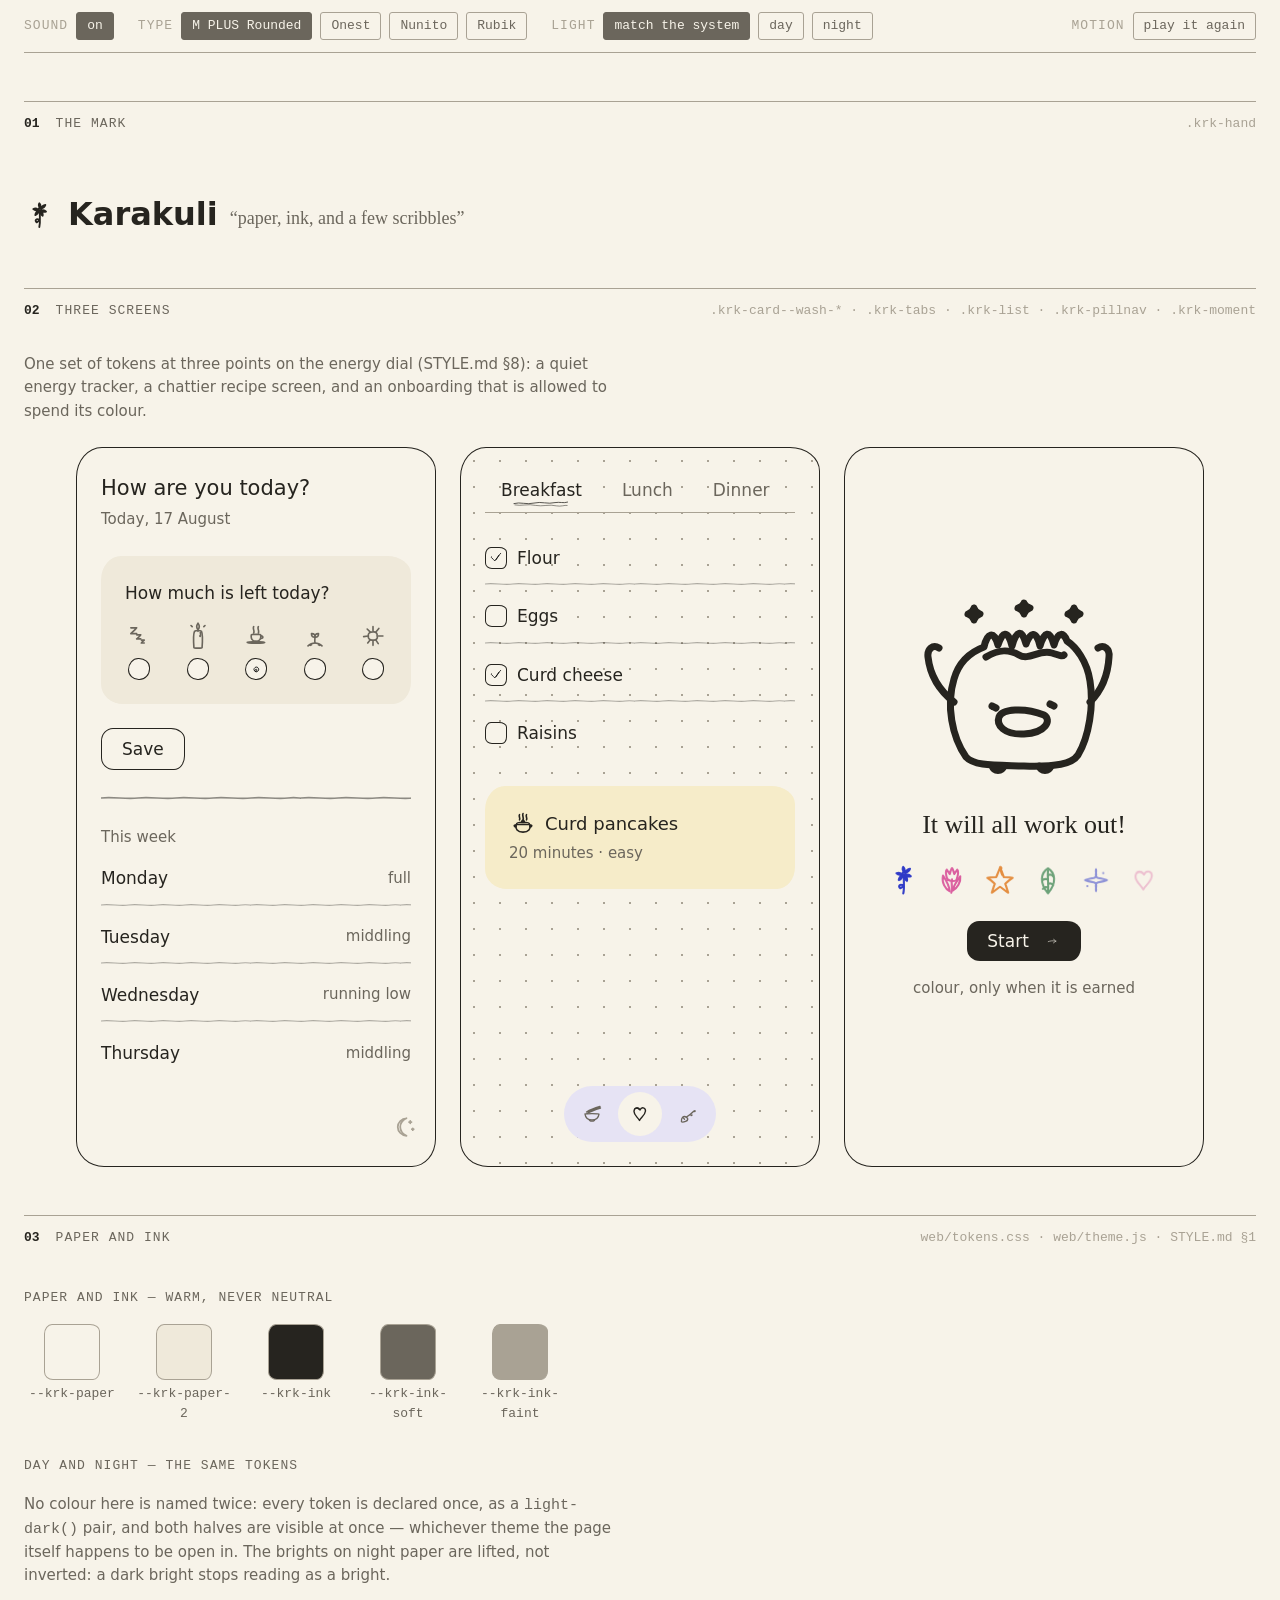
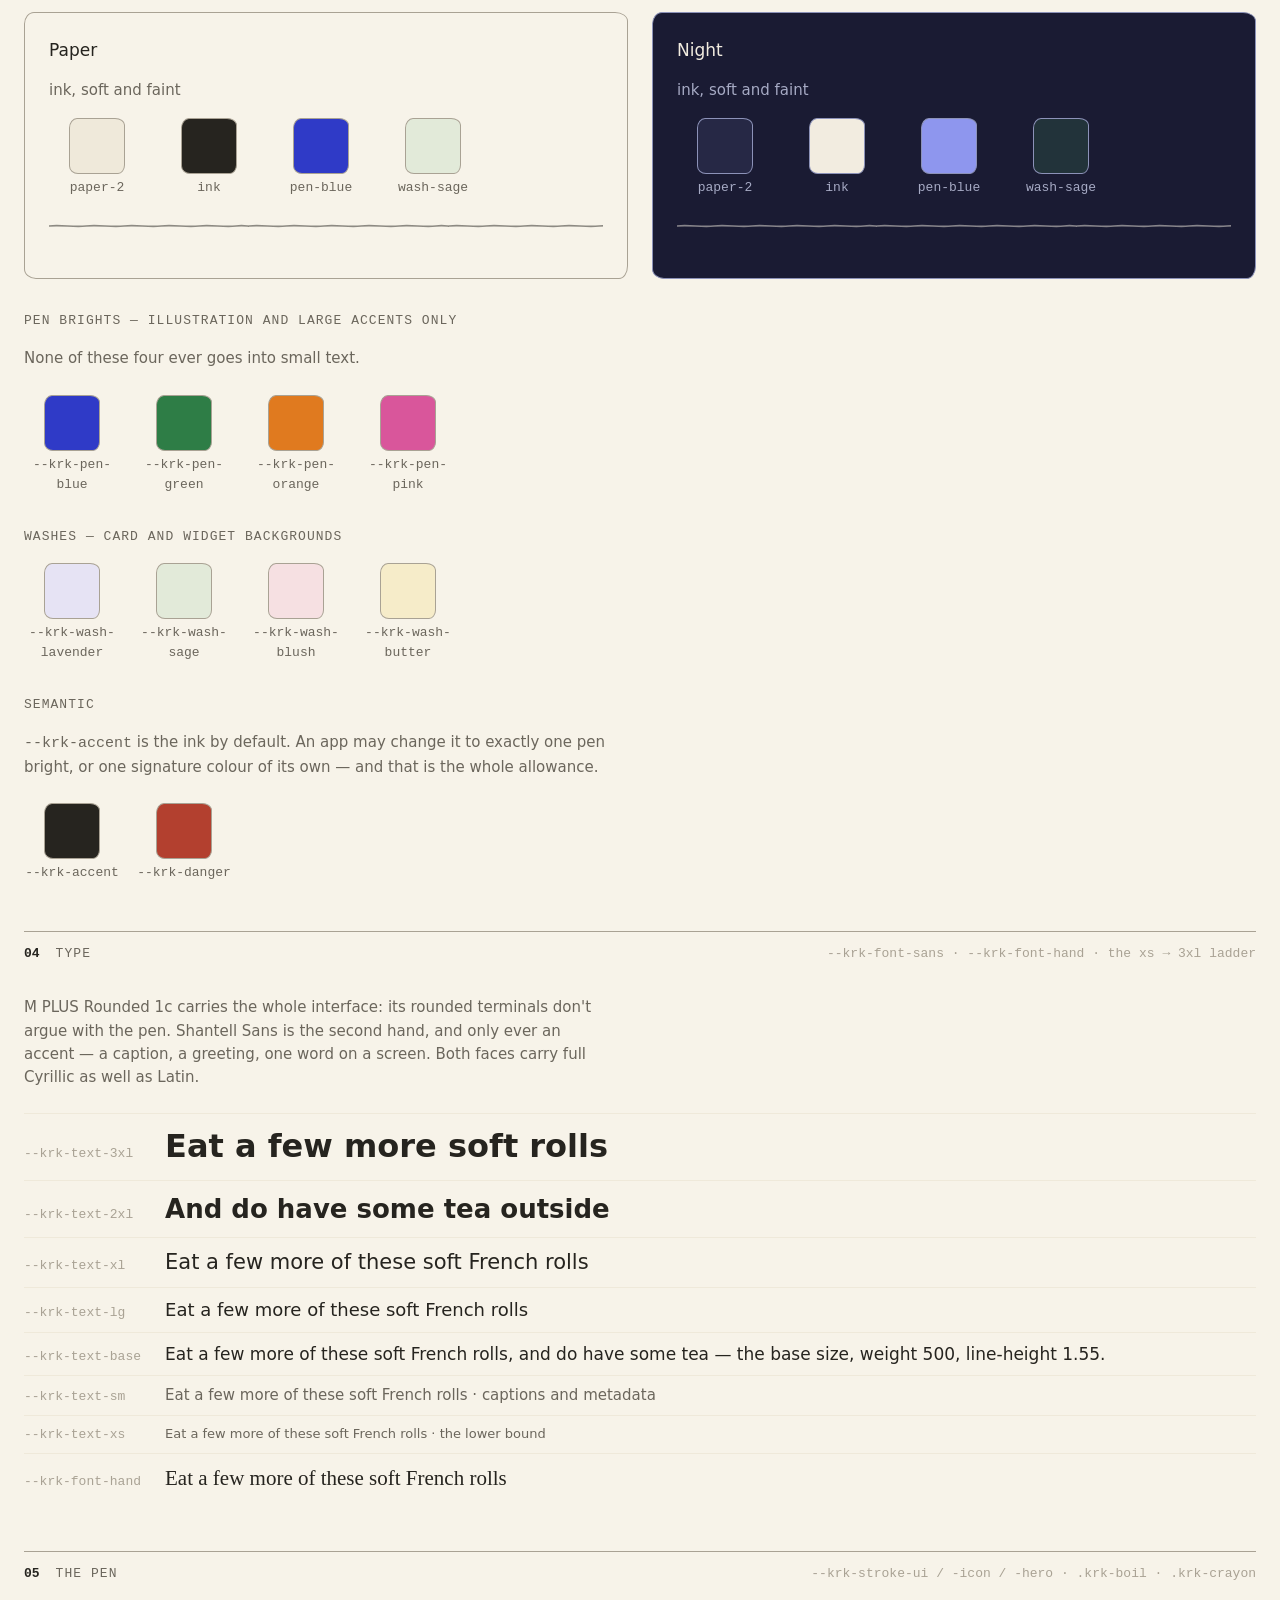
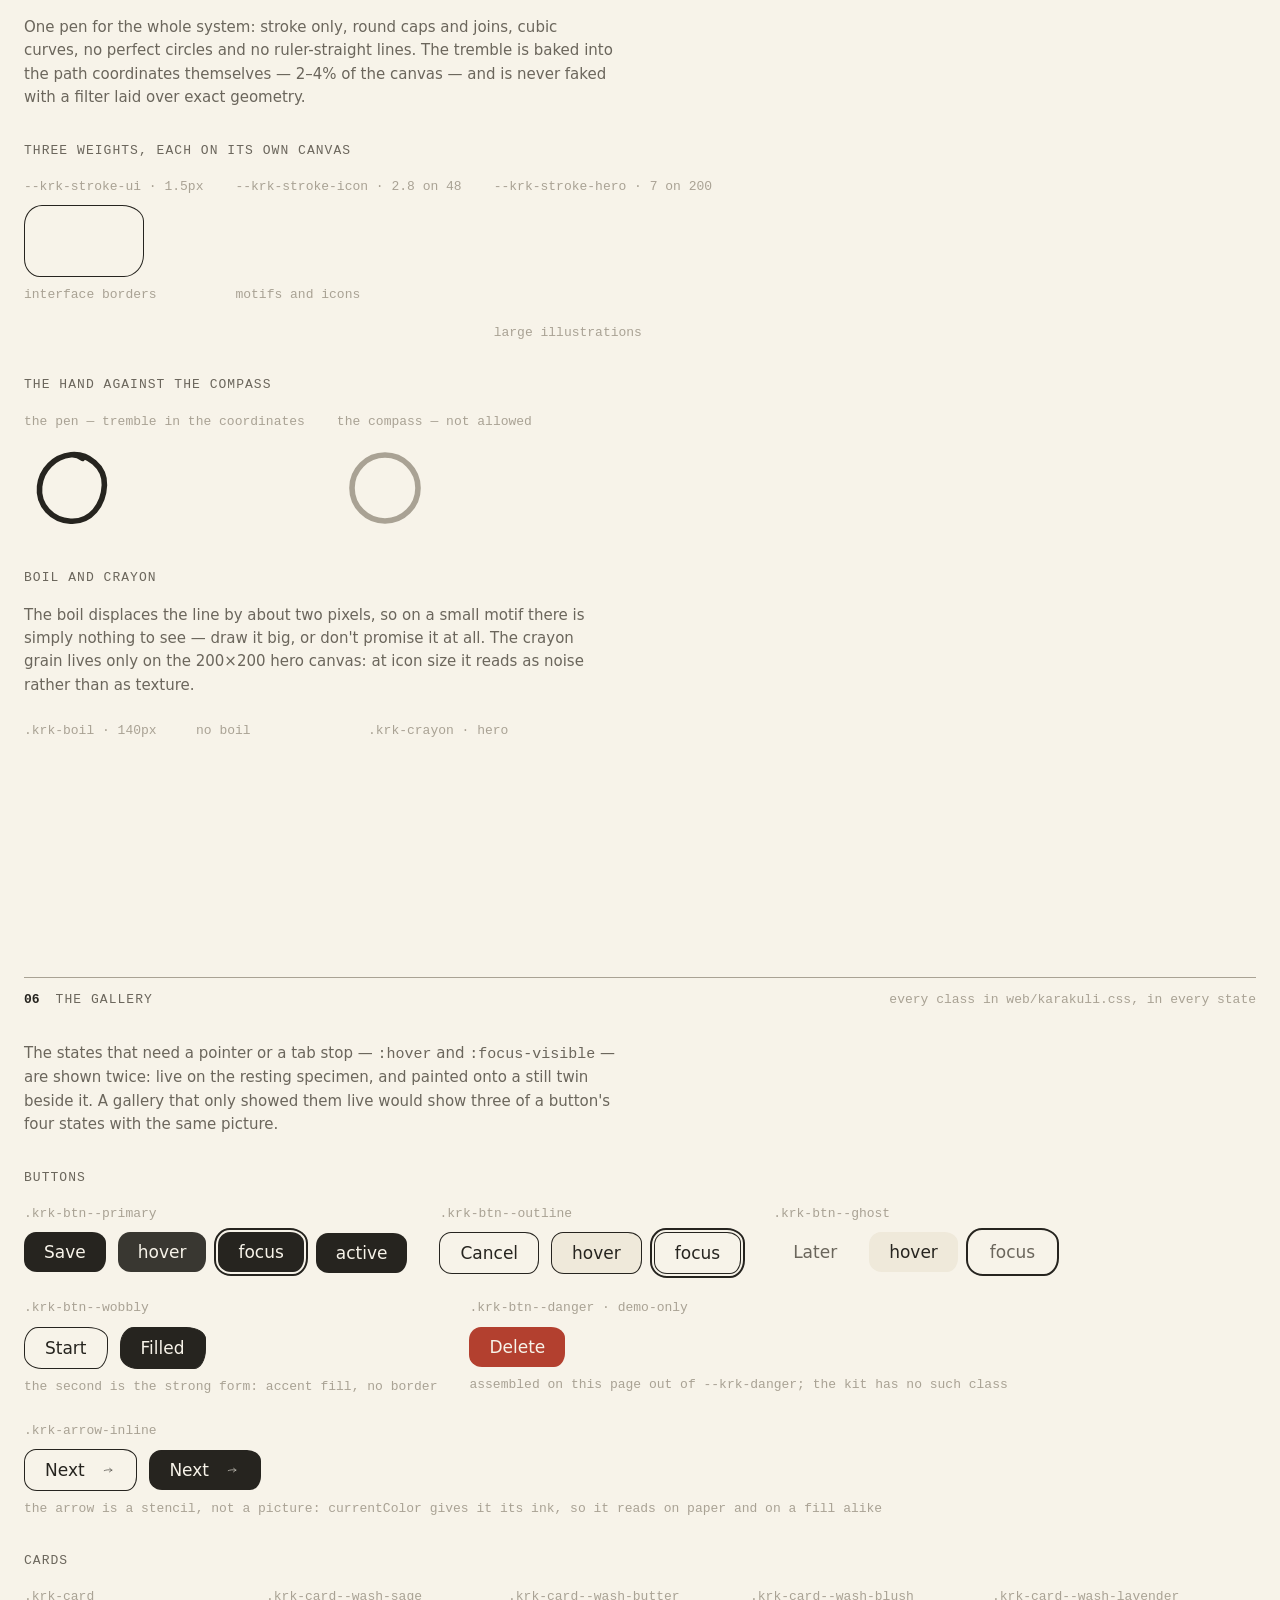
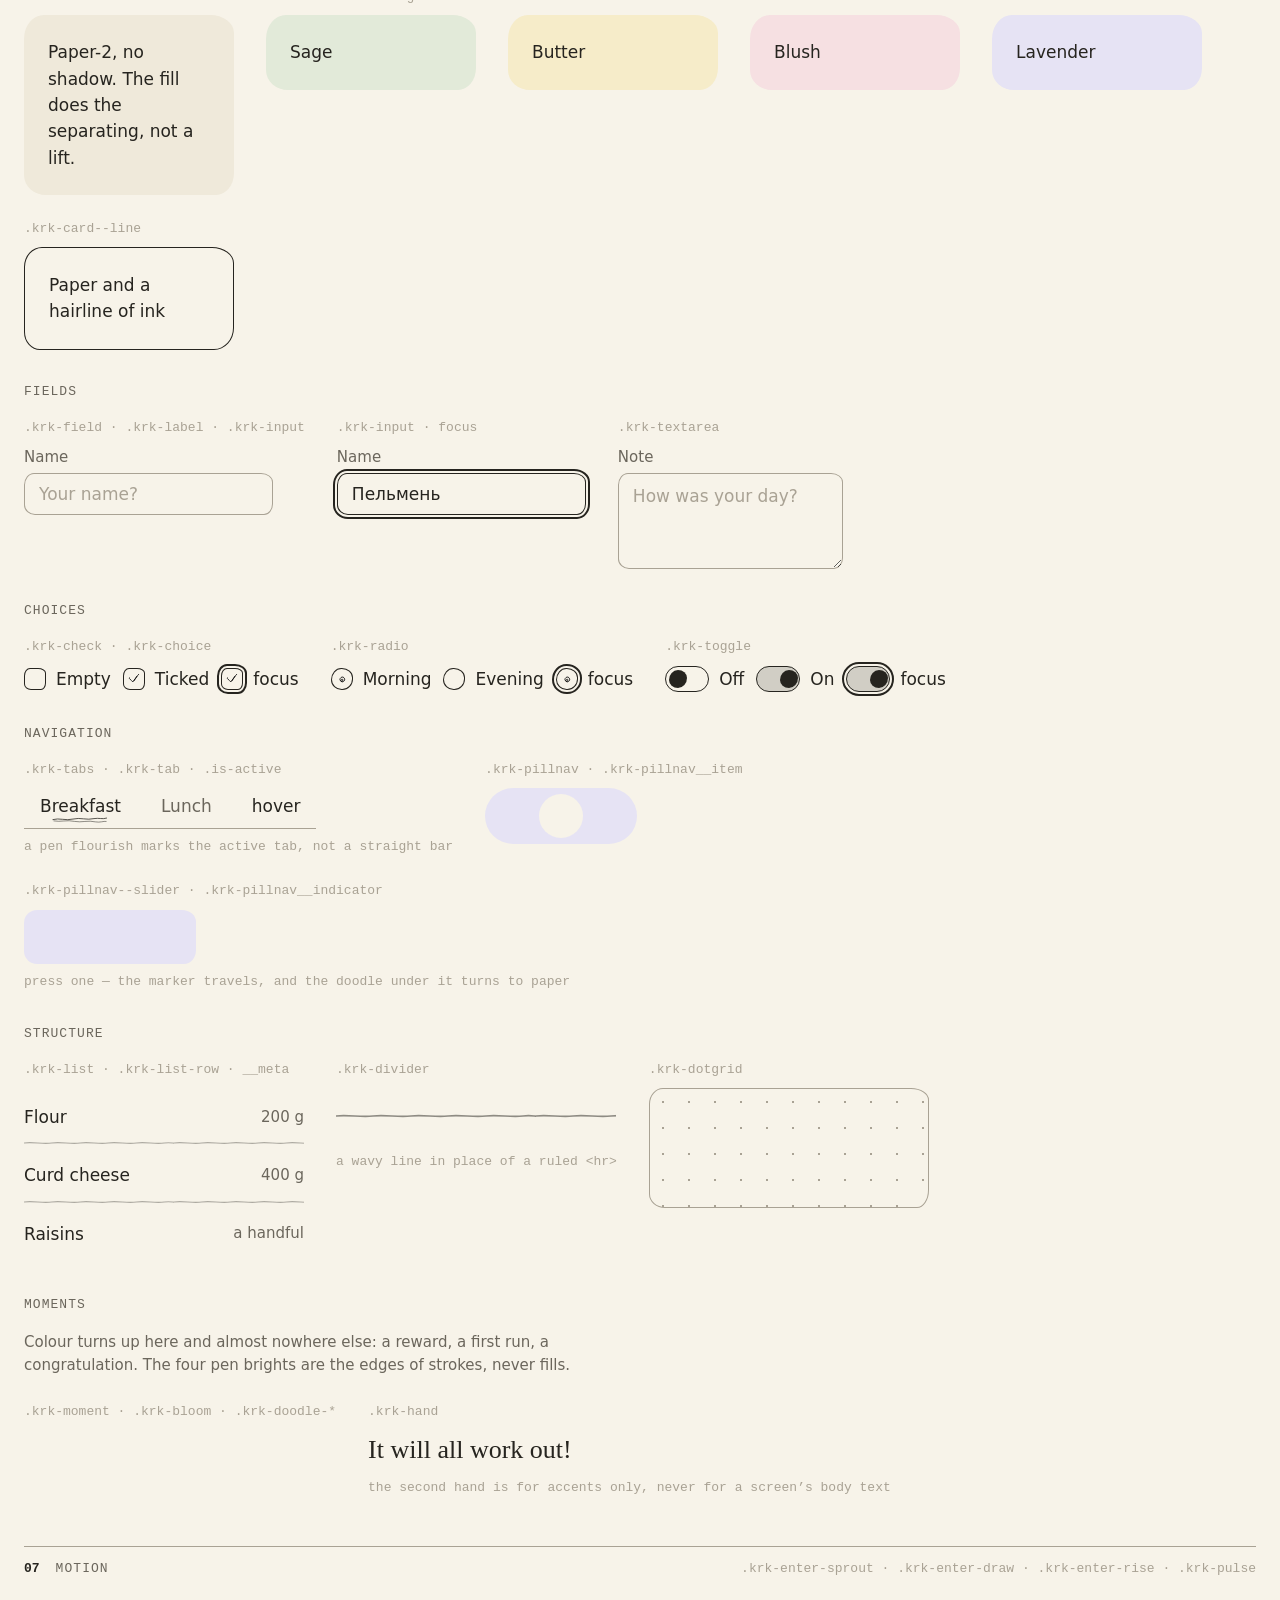
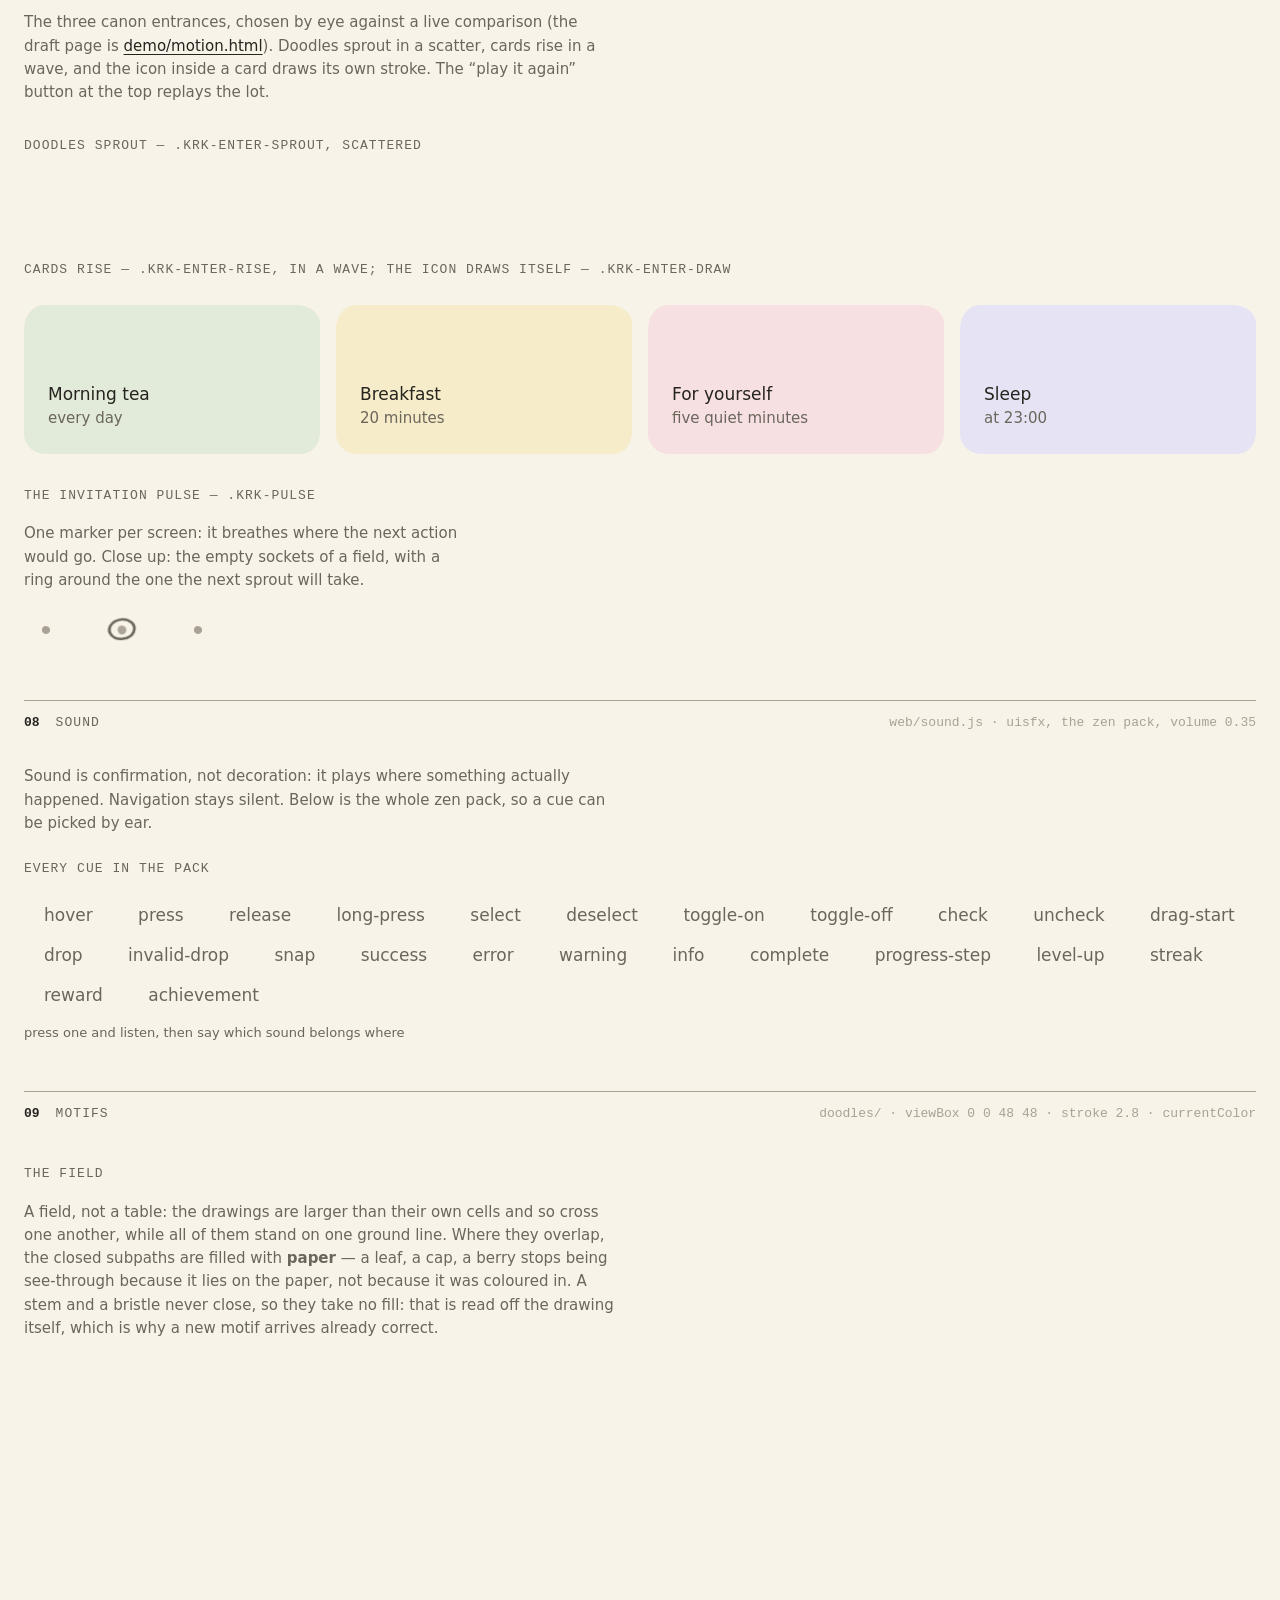
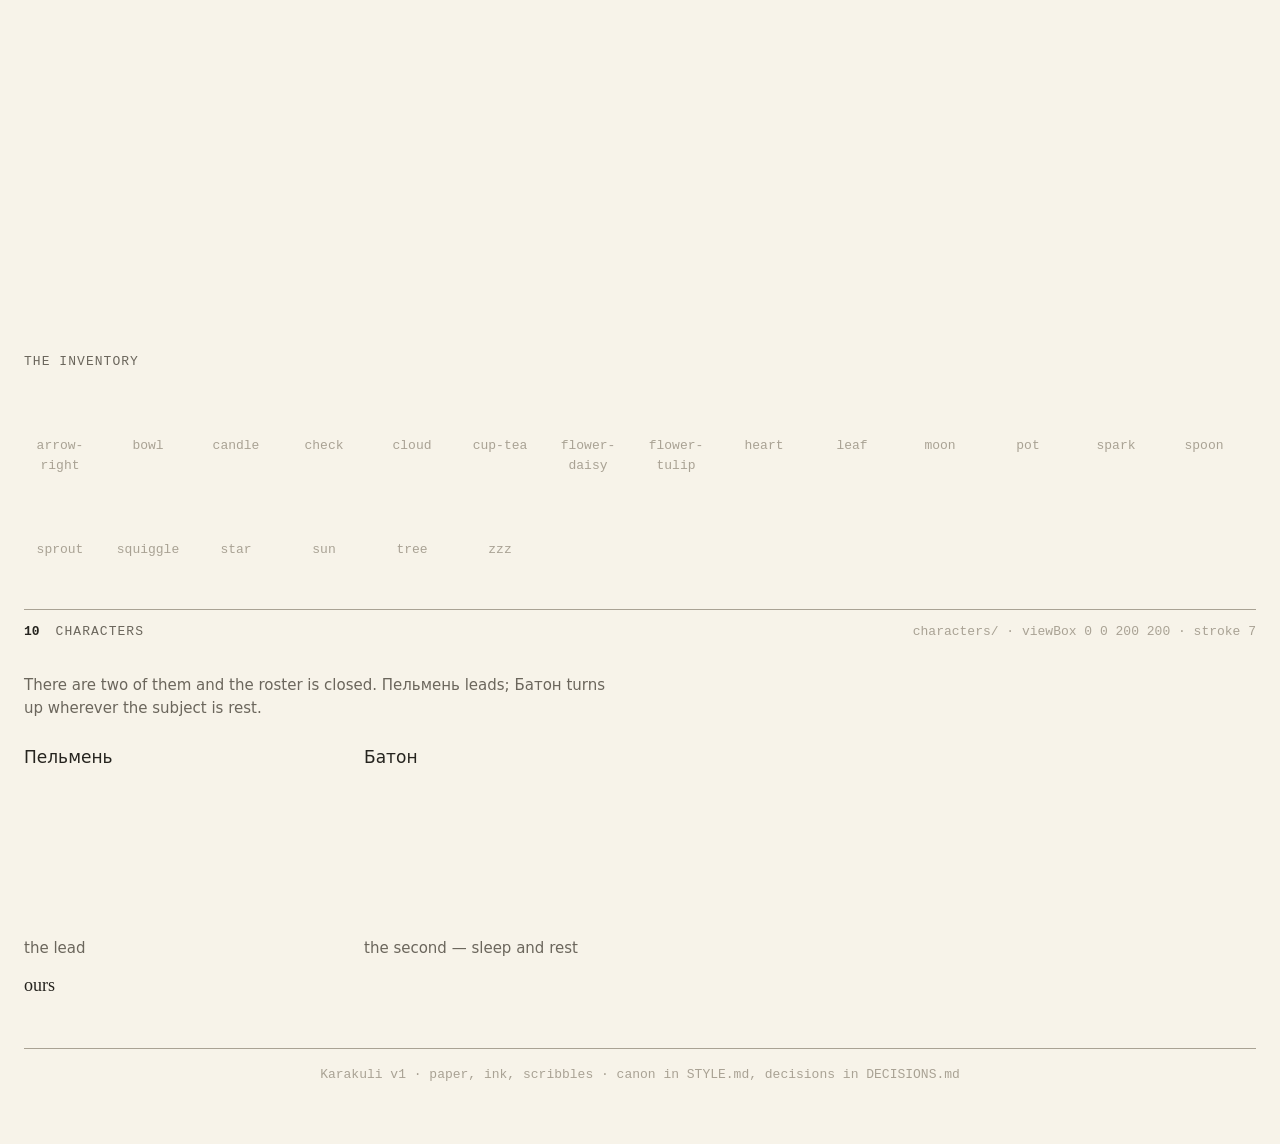
<file: index.html>
<!doctype html>
<html lang="en">
<head>
  <meta charset="UTF-8" />
  <meta name="viewport" content="width=device-width, initial-scale=1" />
  <title>Karakuli</title>
  <!-- GitHub Pages serves this repo from its root, and the kit has no page
       there — the showcase is demo/index.html. Without this, the bare Pages
       URL is a 404 for anyone who trims the path off the link they were sent. -->
  <meta http-equiv="refresh" content="0; url=demo/" />
  <link rel="canonical" href="demo/" />
</head>
<body>
  <p><a href="demo/">Karakuli — the showcase</a></p>
</body>
</html>
</file>
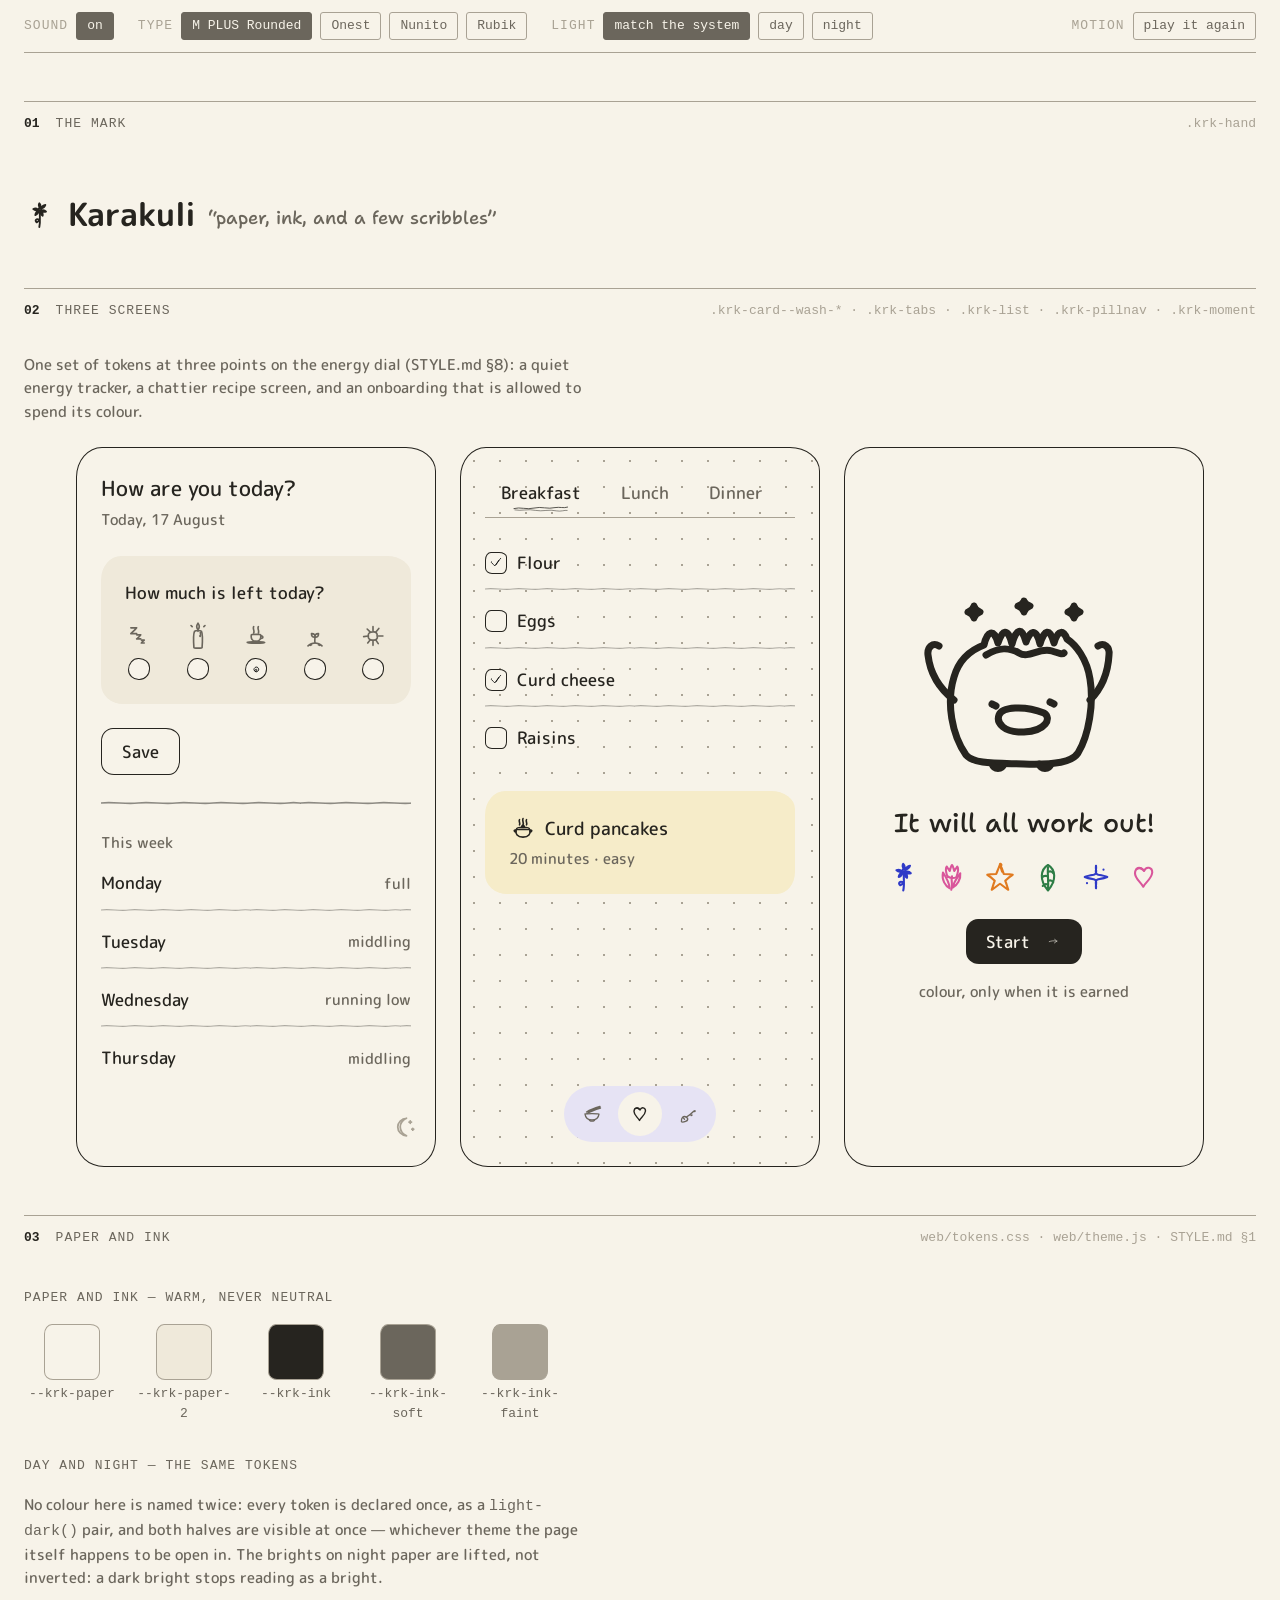
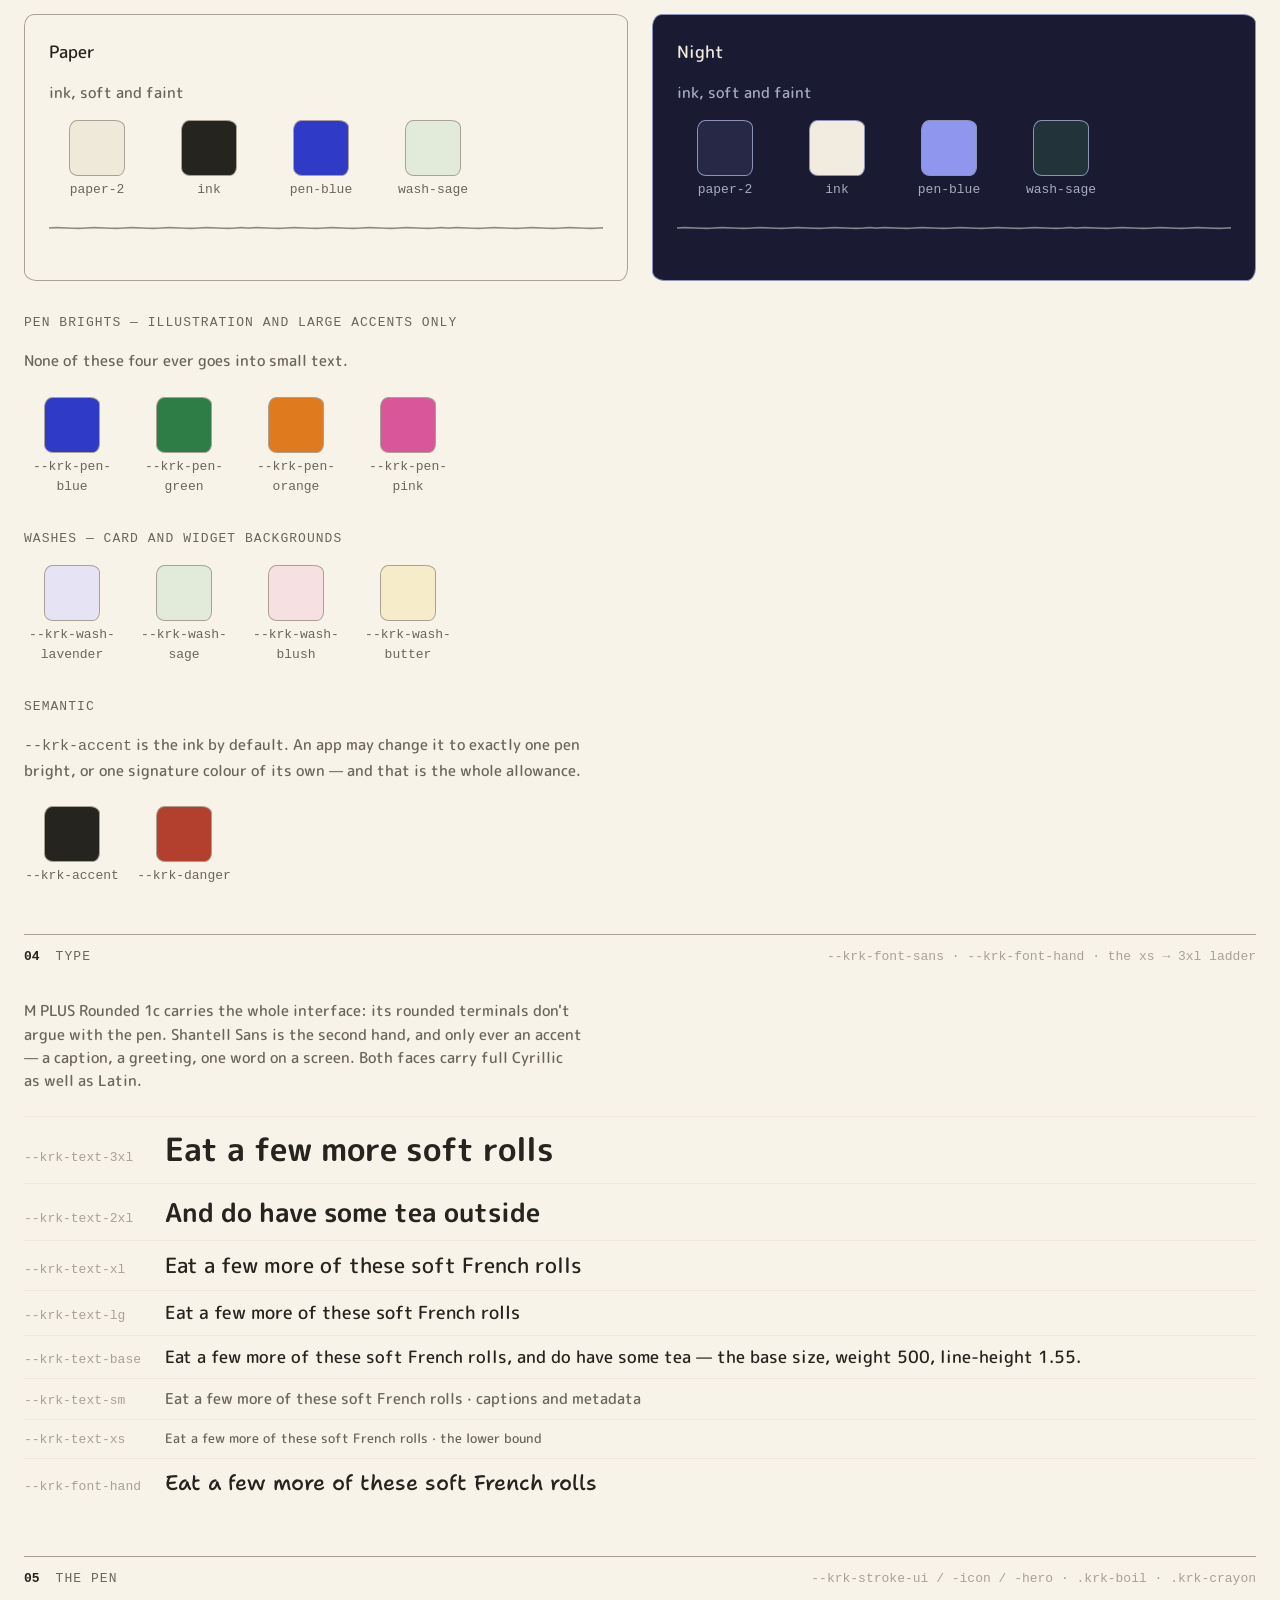
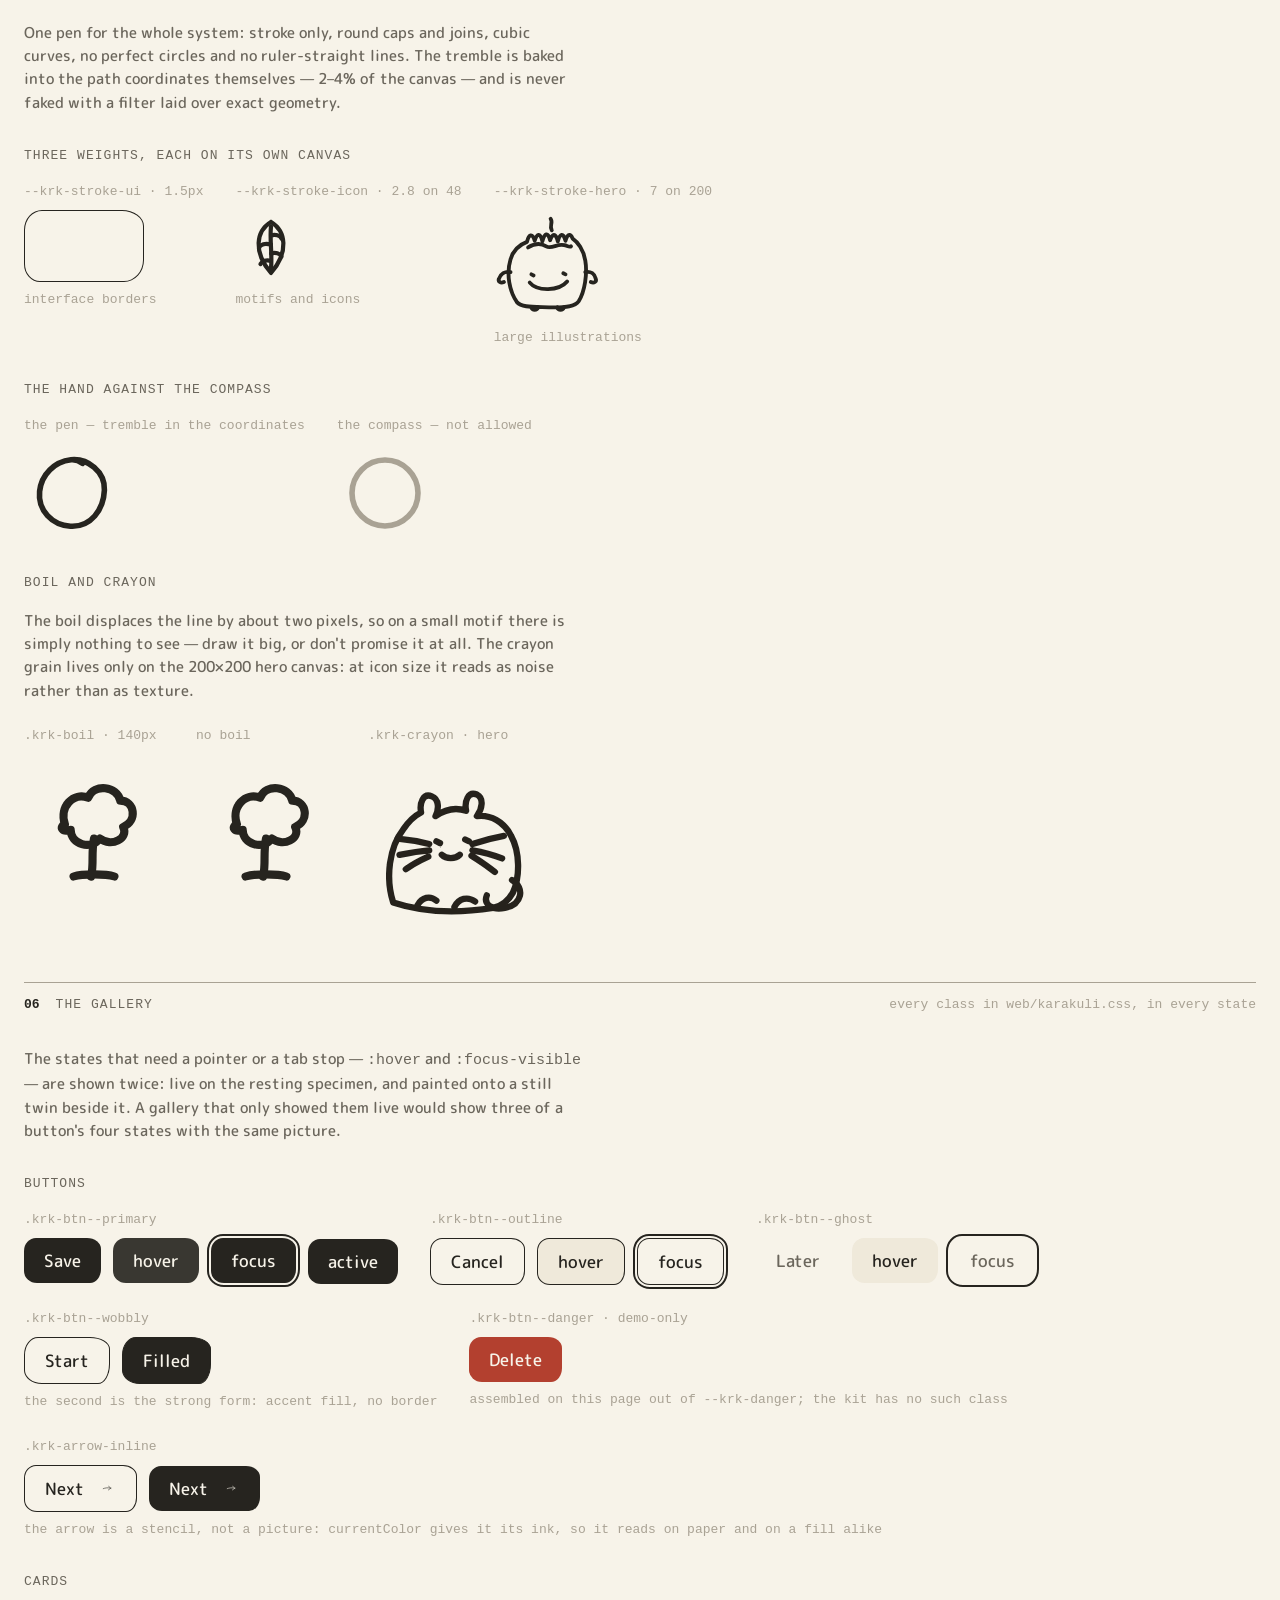
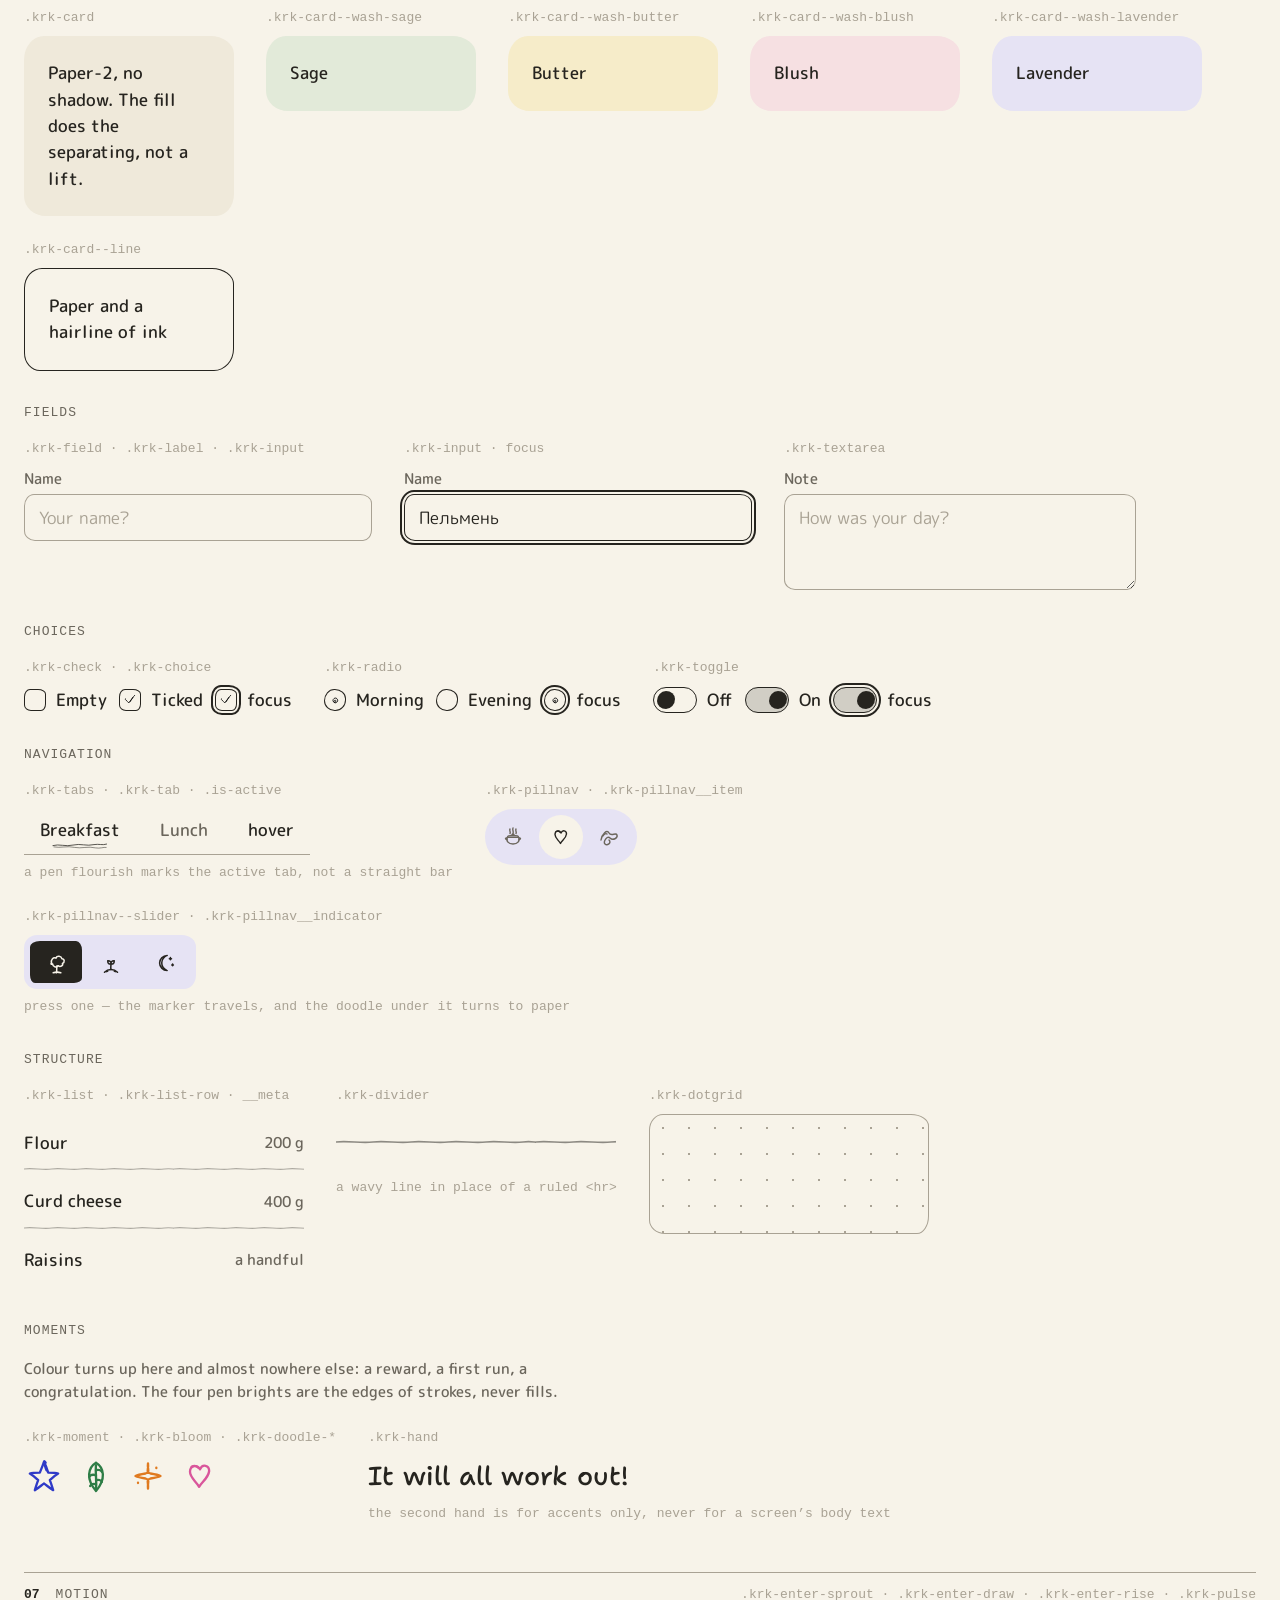
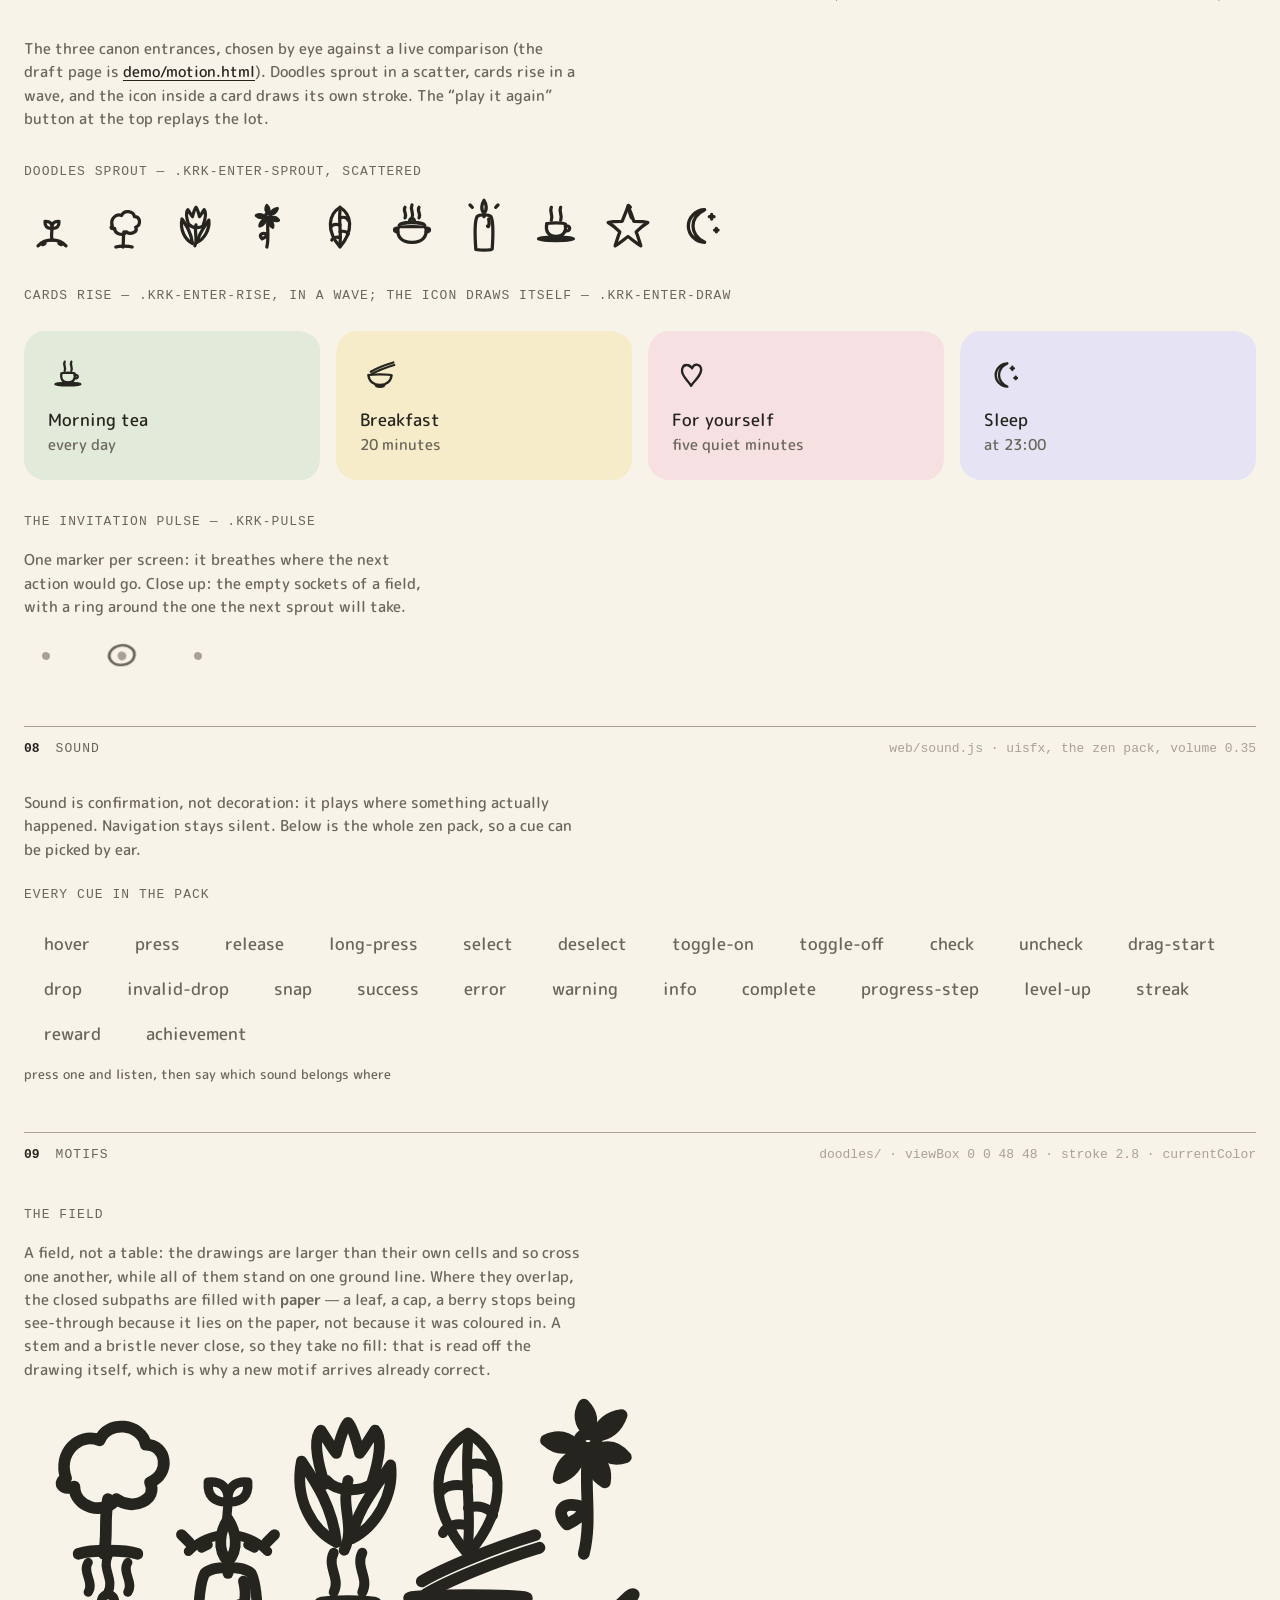
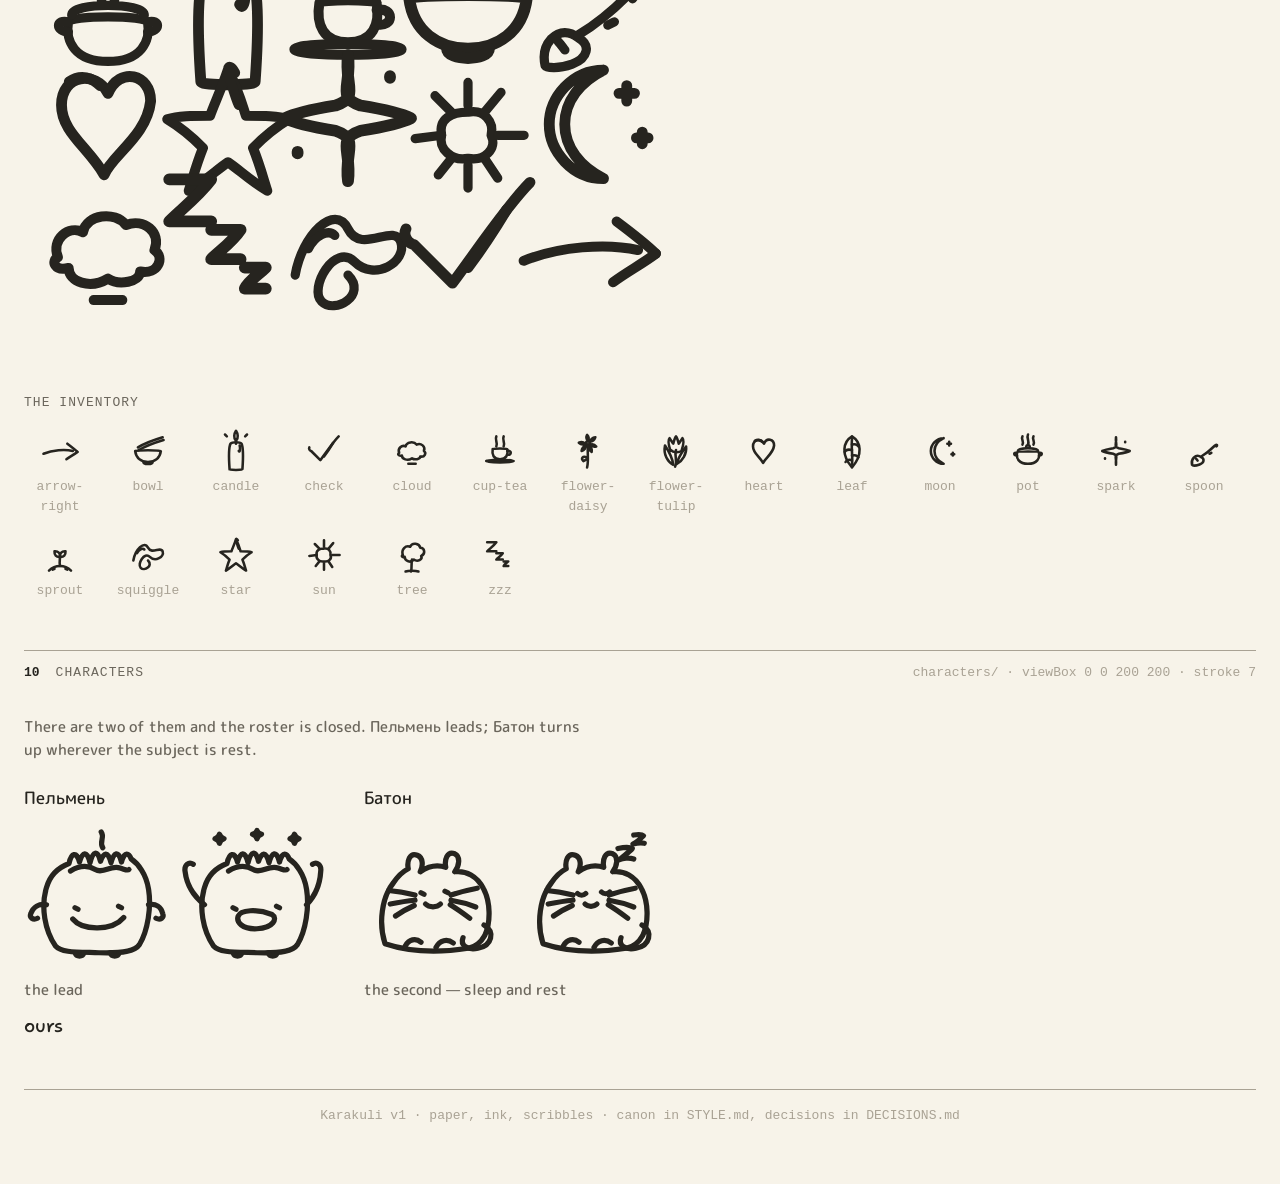
<file: demo/index.html>
<!doctype html>
<html lang="en">
<head>
  <meta charset="UTF-8" />
  <meta name="viewport" content="width=device-width, initial-scale=1" />
  <title>Karakuli — the showcase</title>
  <meta name="description" content="Karakuli: paper, ink and colour moments. The whole system on one page — screens, palette, the pen, components, motion, sound, motifs and characters." />

  <link rel="preconnect" href="https://fonts.googleapis.com" />
  <link rel="preconnect" href="https://fonts.gstatic.com" crossorigin />
  <link href="https://fonts.googleapis.com/css2?family=Onest:wght@400;500;700&family=Shantell+Sans:wght@400;700&family=M+PLUS+Rounded+1c:wght@400;500;700&display=swap" rel="stylesheet" />
  <!-- M PLUS Rounded 1c is the page's native UI font (baked into
       tokens.css --krk-font-sans, loaded above). Nunito/Rubik below exist
       only as override options in the font switcher. -->
  <link href="https://fonts.googleapis.com/css2?family=Nunito:wght@400;500;700&family=Rubik:wght@400;500;700&display=swap" rel="stylesheet" />

  <link rel="stylesheet" href="../web/tokens.css" />
  <link rel="stylesheet" href="../web/karakuli.css" />
  <link rel="stylesheet" href="../web/boil.css" />
  <link rel="stylesheet" href="../web/anim.css" />

  <!-- boil.js is an ES module (it uses `export`), so it's loaded as
       type="module" here and again via dynamic import() in the sound
       script below. Module scripts are subject to CORS/same-origin
       rules — this page must be served over http(s) (e.g.
       `python3 -m http.server 8765`), not opened directly as a file://
       URL, or the imports fail silently: no boil, no sound, and no
       motifs at all, since plates 05/07/09/10 fetch their drawings. -->
  <script type="module" src="../web/boil.js"></script>

  <style>
    /* ============================================================
       Demo-page composition layer.
       Everything below arranges existing Karakuli tokens/components
       into this showcase page — no token or component is redefined
       here, only laid out. Class names are prefixed `demo-` to keep
       that boundary obvious against the kit's `krk-` namespace.
       ============================================================ */

    *, *::before, *::after { box-sizing: border-box; }
    h1, h2, h3, h4, p, ul, li { margin: 0; }
    img { display: block; max-width: 100%; }

    body {
      max-width: 1280px;
      margin: 0 auto;
      padding: 0 var(--krk-space-5) var(--krk-space-8);
    }

    /* ---- Showcase chrome ---------------------------------------------
       The page's own furniture — the control strip, the numbered plate
       markers, the little class-name labels — is deliberately set in a
       plain machine face, at the smallest size, in the faint inks, with
       square corners and ruler-straight hairlines. None of that is the
       Karakuli pen, and that is the point: a reader has to be able to
       tell at a glance which marks on this page are the design and
       which are the label on the jar. Chrome also never takes a colour
       — colour in this system is spent on moments, and page furniture
       has not earned one. */

    :root {
      --demo-chrome-font: ui-monospace, SFMono-Regular, Menlo, Consolas, monospace;
    }

    .demo-controls {
      position: sticky;
      top: 0;
      z-index: 50;
      display: flex;
      flex-wrap: wrap;
      align-items: center;
      gap: var(--krk-space-2) var(--krk-space-5);
      padding: var(--krk-space-3) 0;
      background: var(--krk-paper);
      border-bottom: 1px solid var(--krk-ink-faint);
    }

    .demo-control-group {
      display: flex;
      flex-wrap: wrap;
      align-items: center;
      gap: var(--krk-space-2);
    }

    .demo-control-group:last-child { margin-left: auto; }

    .demo-control-label {
      font-family: var(--demo-chrome-font);
      font-size: var(--krk-text-xs);
      text-transform: uppercase;
      letter-spacing: 0.08em;
      color: var(--krk-ink-faint);
    }

    .demo-chip {
      appearance: none;
      -webkit-appearance: none;
      font-family: var(--demo-chrome-font);
      font-size: var(--krk-text-xs);
      line-height: 1.4;
      color: var(--krk-ink-soft);
      background: var(--krk-paper);
      border: 1px solid var(--krk-ink-faint);
      border-radius: 3px;
      padding: 4px 10px;
      cursor: pointer;
      transition: color var(--krk-motion-fast) var(--krk-motion-ease),
        background-color var(--krk-motion-fast) var(--krk-motion-ease),
        border-color var(--krk-motion-fast) var(--krk-motion-ease);
    }

    .demo-chip:hover { color: var(--krk-ink); border-color: var(--krk-ink-soft); }

    .demo-chip[aria-pressed="true"] {
      color: var(--krk-paper);
      background: var(--krk-ink-soft);
      border-color: var(--krk-ink-soft);
    }

    /* The numbered plate marker: index, name, and the classes on show. */
    .demo-marker {
      display: flex;
      flex-wrap: wrap;
      align-items: baseline;
      gap: var(--krk-space-2) var(--krk-space-4);
      margin-top: var(--krk-space-7);
      padding: var(--krk-space-3) 0 var(--krk-space-2);
      border-top: 1px solid var(--krk-ink-faint);
      font-family: var(--demo-chrome-font);
      font-size: var(--krk-text-xs);
      font-weight: 400;
      color: var(--krk-ink-faint);
    }

    .demo-marker__num { color: var(--krk-ink); font-weight: 700; }

    .demo-marker__name {
      color: var(--krk-ink-soft);
      text-transform: uppercase;
      letter-spacing: 0.08em;
    }

    .demo-marker__note { margin-left: auto; text-align: right; }

    .demo-plate { margin-top: var(--krk-space-5); }

    .demo-note a {
      color: var(--krk-ink);
      text-decoration-thickness: 1px;
      text-underline-offset: 3px;
    }

    .demo-note {
      max-width: 62ch;
      margin-bottom: var(--krk-space-5);
      font-size: var(--krk-text-sm);
      color: var(--krk-ink-soft);
    }

    /* ---- Gallery scaffolding ---------------------------------------- */

    .demo-group { margin-top: var(--krk-space-6); }

    .demo-group__name {
      margin-bottom: var(--krk-space-4);
      font-family: var(--demo-chrome-font);
      font-size: var(--krk-text-xs);
      font-weight: 400;
      text-transform: uppercase;
      letter-spacing: 0.08em;
      color: var(--krk-ink-soft);
    }

    .demo-specs {
      display: flex;
      flex-wrap: wrap;
      align-items: flex-start;
      gap: var(--krk-space-5) var(--krk-space-6);
    }

    .demo-spec {
      display: flex;
      flex-direction: column;
      align-items: flex-start;   /* specimens keep their own width, not the column's */
      gap: var(--krk-space-2);
      min-width: 0;
    }

    .demo-spec__label {
      max-width: 100%;
      font-family: var(--demo-chrome-font);
      font-size: var(--krk-text-xs);
      color: var(--krk-ink-faint);
      overflow-wrap: anywhere;
    }

    .demo-spec__body {
      display: flex;
      flex-wrap: wrap;
      align-items: center;
      gap: var(--krk-space-3);
    }

    /* ---- Painted states ----------------------------------------------
       :hover and :focus-visible need a pointer or a tab stop, so a
       gallery that only showed them live would show three of a button's
       four states as the same picture. Each state is therefore shown
       twice: live on the resting specimen, and painted onto a static
       twin with a demo- class.

       These rules are copies of karakuli.css §0-§5. That duplication is
       deliberate but it is not free: change a hover value there and the
       twin here goes quietly stale, which is worse than not painting it
       at all. The twins are checked against the live specimens beside
       them whenever this page is touched. */

    .demo-hover.krk-btn--primary { background: color-mix(in srgb, var(--krk-accent) 91%, var(--krk-paper)); }
    .demo-hover.krk-btn--outline { background: var(--krk-paper-2); }
    .demo-hover.krk-btn--ghost { background: var(--krk-paper-2); color: var(--krk-ink); }
    .demo-hover.krk-tab { color: var(--krk-ink); }
    .demo-active.krk-btn { transform: translateY(1px); }

    .demo-focus { outline: 2px solid var(--krk-accent); outline-offset: 2px; }
    .demo-focus.krk-input { border-color: var(--krk-ink); }

    /* ---- Injected drawings -------------------------------------------
       Every motif and character on this page is fetched and inlined (see
       the module at the foot of the body), so it inherits ink through
       currentColor and can carry the boil filter and the entrance
       classes. The files ship with no width/height of their own, so the
       host box is the only size there is. */

    [data-src] { display: block; }

    [data-src] > svg {
      display: block;
      width: 100%;
      height: 100%;
    }

    .demo-ico {
      display: inline-block;
      width: var(--demo-ico, 24px);
      height: var(--demo-ico, 24px);
    }

    /* ---- Live preview: font switcher --------------------------------
       Opt-in override driven by data-font on <html>, toggled from the
       control strip (see script at the bottom). M PLUS Rounded 1c is the
       page's native UI font (baked into tokens.css --krk-font-sans), so
       that choice needs no rule here at all — only the non-native
       options override the token's value at a more specific selector.
       tokens.css itself is untouched. */

    html[data-font="onest"] { --krk-font-sans: 'Onest', 'Inter', system-ui, sans-serif; }
    html[data-font="nunito"] { --krk-font-sans: 'Nunito', 'M PLUS Rounded 1c', 'Onest', 'Inter', system-ui, sans-serif; }
    html[data-font="rubik"] { --krk-font-sans: 'Rubik', 'M PLUS Rounded 1c', 'Onest', 'Inter', system-ui, sans-serif; }

    /* ---- 01 The mark -------------------------------------------- */

    .demo-header { padding-top: var(--krk-space-5); }

    .demo-header__brand {
      display: flex;
      align-items: center;
      gap: var(--krk-space-3);
    }

    .demo-header__brand svg { color: var(--krk-ink); }

    .demo-header__title {
      font-size: var(--krk-text-3xl);
      font-weight: 700;
    }

    .demo-header__tagline {
      margin-top: var(--krk-space-2);
      color: var(--krk-ink-soft);
      font-size: var(--krk-text-lg);
    }

    /* ---- 02 Three screens --------------------------------------- */

    .demo-phones {
      display: flex;
      flex-wrap: wrap;
      justify-content: center;
      gap: var(--krk-space-5);
    }

    .demo-phone {
      position: relative;
      width: 360px;
      max-width: 100%;
      height: 720px;
      background: var(--krk-paper);
      border: var(--krk-stroke-ui) solid var(--krk-ink);
      border-radius: 26px 30px 24px 28px / 30px 24px 28px 26px;
      overflow: hidden;
      display: flex;
      flex-direction: column;
    }

    .demo-phone__screen {
      flex: 1;
      min-height: 0;
      overflow-y: auto;
      /* Deeper at the foot than at the sides: the corner moon and the pill
         nav both float over this box, and content has to clear them. */
      padding: var(--krk-space-5) var(--krk-space-5) var(--krk-space-7);
    }

    /* The pillnav ships position:fixed for real full-screen apps;
       confined here so it stays inside the phone mockup instead of
       sticking to the browser viewport. */
    .demo-phone .krk-pillnav { position: absolute; }

    .demo-corner-moon {
      position: absolute;
      right: var(--krk-space-4);
      bottom: var(--krk-space-4);
      color: var(--krk-ink-faint);
      pointer-events: none;
    }

    .demo-energy-scale {
      display: flex;
      justify-content: space-between;
      gap: var(--krk-space-2);
    }

    .demo-energy-item {
      display: flex;
      flex-direction: column;
      align-items: center;
      gap: var(--krk-space-2);
      color: var(--krk-ink-soft);
      cursor: pointer;
    }

    .demo-recipe-card__head {
      display: flex;
      align-items: center;
      gap: var(--krk-space-2);
      color: var(--krk-ink);
    }

    .demo-screen-c {
      display: flex;
      flex-direction: column;
      align-items: center;
      justify-content: center;
      text-align: center;
      gap: var(--krk-space-4);
      min-height: 100%;
    }

    .demo-hero {
      width: 200px;
      height: 200px;
      color: var(--krk-ink);
    }

    .demo-moment-grid {
      display: flex;
      flex-wrap: wrap;
      justify-content: center;
      gap: var(--krk-space-3);
    }

    /* ---- 03 Paper and ink --------------------------------------- */

    .demo-swatch-row {
      display: flex;
      flex-wrap: wrap;
      gap: var(--krk-space-4);
    }

    .demo-swatch {
      display: flex;
      flex-direction: column;
      align-items: center;
      gap: var(--krk-space-1);
      width: 96px;
      text-align: center;
    }

    /* Both grounds at once, whichever one the page itself is in. color-scheme
       inherits, and light-dark() resolves against the element's own computed
       value — so pinning it on a panel makes every token inside that panel
       pick its other half, with no JavaScript and no second set of hexes. */
    .demo-grounds {
      display: flex;
      flex-wrap: wrap;
      gap: var(--krk-space-5);
    }

    .demo-ground {
      flex: 1 1 260px;
      padding: var(--krk-space-5);
      background: var(--krk-paper);
      color: var(--krk-ink);
      border: 1px solid var(--krk-ink-faint);
      border-radius: 10px 13px 9px 12px / 12px 9px 13px 10px;
    }

    .demo-ground--day { color-scheme: light; }
    .demo-ground--night { color-scheme: dark; }

    .demo-swatch__chip {
      width: 56px;
      height: 56px;
      border: var(--krk-stroke-ui) solid var(--krk-ink-faint);
      border-radius: 8px 10px 7px 9px / 10px 7px 9px 8px;
    }

    .demo-swatch__name {
      font-family: var(--demo-chrome-font);
      font-size: var(--krk-text-xs);
      color: var(--krk-ink-soft);
      overflow-wrap: anywhere;
    }

    /* ---- 04 Type ------------------------------------------------ */

    .demo-type-row {
      display: flex;
      align-items: baseline;
      gap: var(--krk-space-5);
      padding: var(--krk-space-2) 0;
      border-top: 1px solid var(--krk-paper-2);
    }

    .demo-type-row__token {
      flex: 0 0 15ch;
      font-family: var(--demo-chrome-font);
      font-size: var(--krk-text-xs);
      color: var(--krk-ink-faint);
    }

    .demo-type-row__sample { min-width: 0; overflow-wrap: anywhere; }

    /* ---- 05 The pen --------------------------------------------- */

    .demo-pen-row {
      display: flex;
      flex-wrap: wrap;
      align-items: flex-start;
      gap: var(--krk-space-6);
    }

    .demo-pen-sample { color: var(--krk-ink); }

    .demo-motif-lg { width: 140px; height: 140px; color: var(--krk-ink); }
    .demo-hero-lg { width: 180px; height: 180px; color: var(--krk-ink); }

    /* ---- 06 The gallery: composition-only helpers --------------- */

    .demo-field-narrow { min-width: 220px; }

    /* Danger variant doesn't exist in the kit's button set yet — this
       page-local extension composes it from the existing accent-fill
       primary plus the existing --krk-danger token, nothing new is
       decided here beyond what's already in tokens.css. */
    .krk-btn--danger {
      background: var(--krk-danger);
      color: var(--krk-paper);
    }

    /* The pillnav ships position:fixed for a real screen; the gallery shows it
       in place instead. It has to stay a positioned box all the same — the
       sliding variant's travelling marker is absolute against it, and a static
       bar would send the marker off to the page corner. */
    .demo-specs .krk-pillnav {
      position: relative;
      left: auto;
      bottom: auto;
      transform: none;
    }

    /* ---- 07 Motion ---------------------------------------------- */

    .demo-anim-motifs {
      display: flex;
      flex-wrap: wrap;
      gap: var(--krk-space-4);
    }

    .demo-anim-motif { width: 56px; height: 56px; color: var(--krk-ink); }

    .demo-anim-cards {
      display: grid;
      grid-template-columns: repeat(auto-fit, minmax(200px, 1fr));
      gap: var(--krk-space-4);
      margin-top: var(--krk-space-5);
    }

    .demo-anim-card__icon { width: 40px; height: 40px; color: var(--krk-ink); }

    .demo-pulse-note { max-width: 46ch; margin: 0 0 var(--krk-space-4); }
    .demo-pulse-row { display: flex; align-items: center; gap: var(--krk-space-6); }
    .demo-pulse-dot { width: 44px; height: 44px; display: block; }
    .demo-pulse-next { display: inline-flex; }

    /* ---- 09 Motifs ----------------------------------------------
       The field, per STYLE.md §9: motifs drawn larger than their cell so
       the set reads as a thicket rather than a lattice, every one of
       them standing on a single ground line, and the overhang paid for
       in padding around the field rather than clipped at its edge. */

    .demo-motif-field {
      --demo-ground: 74%;        /* the one horizon every motif stands on */
      --demo-baseline: 89.6%;    /* where a motif's own drawn root sits in its box */
      display: grid;
      grid-template-columns: repeat(auto-fill, minmax(112px, 1fr));
      gap: 0;
      /* Bounded to five columns on a desktop plate, which is what turns the
         set into four full rows instead of eleven and a ragged nine — a
         half-empty last row reads as a rendering fault rather than as a
         garden. auto-fill still drops to three or two on a narrow screen.
         The bound matches .demo-note's measure so plate and note share a
         left edge and a right one. */
      max-width: 648px;
      /* Top padding is the overhang rule: a motif at 168% stands well over
         its own root and a sprout stands higher still. The foot needs far
         less, because every motif already leaves the bottom quarter of its
         cell as ground. */
      padding: var(--krk-space-8) var(--krk-space-5) var(--krk-space-3);
      background: var(--krk-paper);
      color: var(--krk-ink);
    }

    .demo-field-cell {
      position: relative;
      aspect-ratio: 1;
    }

    .demo-field-cell svg {
      position: absolute;
      left: 50%;
      top: var(--demo-ground);
      width: var(--demo-zoom, 150%);
      height: auto;
      /* Placing by the motif's own root rather than by its box is what
         keeps a row on one horizon: shifting up by --demo-baseline of
         the drawing's height lands that point exactly on the ground
         line, at any zoom. */
      transform: translate(-50%, calc(-1 * var(--demo-baseline)));
    }

    /* Size jitter — a thicket, not a spreadsheet. */
    .demo-field-cell:nth-child(4n+1) { --demo-zoom: 168%; }
    .demo-field-cell:nth-child(4n+2) { --demo-zoom: 132%; }
    .demo-field-cell:nth-child(4n+3) { --demo-zoom: 155%; }
    .demo-field-cell:nth-child(4n)   { --demo-zoom: 143%; }

    .demo-motif-grid {
      display: flex;
      flex-wrap: wrap;
      gap: var(--krk-space-4);
    }

    .demo-motif-item {
      display: flex;
      flex-direction: column;
      align-items: center;
      gap: var(--krk-space-1);
      width: 72px;
      text-align: center;
      color: var(--krk-ink);
    }

    .demo-motif-item__art { width: 44px; height: 44px; }

    .demo-motif-item__name {
      font-family: var(--demo-chrome-font);
      font-size: var(--krk-text-xs);
      color: var(--krk-ink-faint);
      overflow-wrap: anywhere;
    }

    /* ---- 10 Characters ------------------------------------------ */

    .demo-character-grid {
      display: flex;
      flex-wrap: wrap;
      gap: var(--krk-space-6);
    }

    .demo-character-group {
      display: flex;
      flex-direction: column;
      gap: var(--krk-space-2);
    }

    .demo-character-group__name {
      font-size: var(--krk-text-base);
      font-weight: 500;
    }

    .demo-character-group__images {
      display: flex;
      gap: var(--krk-space-2);
      color: var(--krk-ink);
    }

    .demo-character-art { width: 150px; height: 150px; }

    /* ---- Colophon -------------------------------------------------- */

    .demo-footer {
      margin-top: var(--krk-space-7);
      padding-top: var(--krk-space-4);
      border-top: 1px solid var(--krk-ink-faint);
      font-family: var(--demo-chrome-font);
      font-size: var(--krk-text-xs);
      color: var(--krk-ink-faint);
      text-align: center;
    }

    @media (max-width: 400px) {
      .demo-phone { height: 640px; }
    }
  </style>

  <!-- Restore the font-switcher preview and the theme before first paint, so
       a refresh doesn't flash the default look before the wiring script
       (bottom of body) re-applies the saved choice. Independent of the sound
       layer by design — this must keep working even if sound.js is broken.
       The theme half cannot be done from web/theme.js's module import: a
       module is async by definition, so it always resolves after the first
       paint has already happened in the wrong colours. -->
  <script>
    (function () {
      try {
        // M PLUS Rounded 1c is the native UI font (baked into tokens.css)
        // — a stored 'mplus' choice, or no stored choice at all, both mean
        // "native", so neither needs a data-font attribute.
        var font = localStorage.getItem('krk-demo-font');
        if (font === 'onest' || font === 'nunito' || font === 'rubik') {
          document.documentElement.dataset.font = font;
        }
        // Same shape for the theme: no attribute means "follow the OS",
        // which is also what an unrecognised stored value falls back to.
        var theme = localStorage.getItem('krk-theme');
        if (theme === 'light' || theme === 'dark') {
          document.documentElement.setAttribute('data-theme', theme);
        }
      } catch (e) {
        // localStorage unavailable (private mode, etc.) — defaults stand.
      }
    })();
  </script>
</head>
<body>

  <div class="demo-controls">
    <div class="demo-control-group">
      <span class="demo-control-label" id="demo-sound-label">Sound</span>
      <button id="krk-sound-toggle" class="demo-chip" type="button" aria-pressed="true" aria-describedby="demo-sound-label">on</button>
    </div>

    <div class="demo-control-group" role="group" aria-labelledby="demo-font-label">
      <span class="demo-control-label" id="demo-font-label">Type</span>
      <button class="demo-chip demo-font-btn" type="button" data-font-choice="mplus" aria-pressed="true">M PLUS Rounded</button>
      <button class="demo-chip demo-font-btn" type="button" data-font-choice="onest" aria-pressed="false">Onest</button>
      <button class="demo-chip demo-font-btn" type="button" data-font-choice="nunito" aria-pressed="false">Nunito</button>
      <button class="demo-chip demo-font-btn" type="button" data-font-choice="rubik" aria-pressed="false">Rubik</button>
    </div>

    <div class="demo-control-group" role="group" aria-labelledby="demo-theme-label">
      <span class="demo-control-label" id="demo-theme-label">Light</span>
      <button class="demo-chip demo-theme-btn" type="button" data-theme-choice="system" aria-pressed="true">match the system</button>
      <button class="demo-chip demo-theme-btn" type="button" data-theme-choice="light" aria-pressed="false">day</button>
      <button class="demo-chip demo-theme-btn" type="button" data-theme-choice="dark" aria-pressed="false">night</button>
    </div>

    <div class="demo-control-group">
      <span class="demo-control-label" id="demo-replay-label">Motion</span>
      <button id="demo-replay" class="demo-chip" type="button" aria-describedby="demo-replay-label">play it again</button>
    </div>
  </div>

  <h2 class="demo-marker">
    <span class="demo-marker__num">01</span>
    <span class="demo-marker__name">The mark</span>
    <span class="demo-marker__note">.krk-hand</span>
  </h2>

  <header class="demo-header demo-plate">
    <div class="demo-header__brand">
      <div class="demo-header__brand">
        <svg width="32" height="32" viewBox="0 0 48 48" fill="none" stroke="currentColor" stroke-width="2.8" stroke-linecap="round" stroke-linejoin="round" aria-hidden="true">
          <path d="M24,13 C25.3,10.7 24.9,8.5 23,6.5 C21.7,8.8 22.1,11 24,13 M26,14 C29,13.6 31,11.9 32,9 C29,9.4 27,11.1 26,14 M26.5,17 C28.2,19.2 30.4,19.9 33,19 C31.3,16.8 29.1,16.1 26.5,17 M25,18.5 C24.5,21.3 25.6,23.5 28,25 C28.5,22.2 27.4,20 25,18.5 M22,18 C19.1,19 17.4,21 17,24 C19.9,23 21.6,21 22,18 M21,16 C18.9,14.1 16.5,13.8 14,15 C16.1,16.9 18.5,17.3 21,16"/>
          <path d="M22,15 C22,13 26,13 26,15 C26,17.5 22,17.5 22,15"/>
          <path d="M24,18.5 C23,26 25,34 23,42 M23,31 C18,29 16,32 19,35 C21,34 23,33 23,31"/>
        </svg>
      <h1 class="demo-header__title">Karakuli</h1>
    </div>
    <p class="krk-hand demo-header__tagline">“paper, ink, and a few scribbles”</p>
  </header>

  <h2 class="demo-marker">
    <span class="demo-marker__num">02</span>
    <span class="demo-marker__name">Three screens</span>
    <span class="demo-marker__note">.krk-card--wash-* · .krk-tabs · .krk-list · .krk-pillnav · .krk-moment</span>
  </h2>

  <section class="demo-plate" id="screens" aria-label="Three screens">
    <p class="demo-note">
      One set of tokens at three points on the energy dial (STYLE.md §8): a quiet
      energy tracker, a chattier recipe screen, and an onboarding that is allowed
      to spend its colour.
    </p>
    <div class="demo-phones">

      <!-- SCREEN A — "Energy", a calm exhaustion tracker -->
      <div class="demo-phone">
        <div class="demo-phone__screen">
          <p style="font-size:var(--krk-text-xl);font-weight:500;">How are you today?</p>
          <p class="krk-list-row__meta" style="margin-top:var(--krk-space-1);margin-bottom:var(--krk-space-5);">Today, 17 August</p>

          <!-- Plain paper-2, not a wash. This is a calm base screen, and STYLE.md
               §5 keeps those to paper and ink: a tinted slab here is the loudest
               mark on the page, and the scale underneath it is what the screen is
               actually about. The four washes are shown in the gallery, on cards
               whose job is to be a wash. -->
          <div class="krk-card">
            <p style="font-weight:500;margin-bottom:var(--krk-space-4);">How much is left today?</p>
            <div class="demo-energy-scale">
              <label class="demo-energy-item">
                <svg width="28" height="28" viewBox="0 0 48 48" fill="none" stroke="currentColor" stroke-width="2.8" stroke-linecap="round" stroke-linejoin="round" aria-hidden="true">
                  <path d="M10,10 C14,10 18,10 20,10 C17,14 13,17 10,20 C14,20 17,20 20,20"/>
                  <path d="M20,22 C23,22 26,22 27,22 C25,25 22,27 20,29 C23,29 25,29 27,29"/>
                  <path d="M28,31 C30,31 32,31 33,31 C31,33 29,34 28,36 C30,36 31,36 33,36"/>
                </svg>
                <input type="radio" name="krk-energy" class="krk-radio" aria-label="Nothing left" />
              </label>
              <label class="demo-energy-item">
                <svg width="28" height="28" viewBox="0 0 48 48" fill="none" stroke="currentColor" stroke-width="2.8" stroke-linecap="round" stroke-linejoin="round" aria-hidden="true">
                  <path d="M17,44 C16,30 16,20 18,16 C20,14 28,14 30,16 C32,20 32,30 31,44 C31,45 17,45 17,44"/>
                  <path d="M24,16 L24,13 M24,13 C21,10 22,5 24,2 C26,5 27,10 24,13"/>
                  <path d="M28,18 C29,22 28,26 27,24"/>
                  <path d="M14,8 L12,6 M34,8 L36,6"/>
                </svg>
                <input type="radio" name="krk-energy" class="krk-radio" aria-label="Running low" />
              </label>
              <label class="demo-energy-item">
                <svg width="28" height="28" viewBox="0 0 48 48" fill="none" stroke="currentColor" stroke-width="2.8" stroke-linecap="round" stroke-linejoin="round" aria-hidden="true">
                  <path d="M16,22 C15,28 17,33 24,33 C31,33 33,28 32,22 C32,21 16,21 16,22"/>
                  <path d="M32,24 C37,23 37,29 32,28"/>
                  <path d="M9,35 C9,33 39,33 39,35 C39,37 9,37 9,35"/>
                  <path d="M20,19 C22,15 18,12 20,8 M28,19 C30,15 26,12 28,8"/>
                </svg>
                <input type="radio" name="krk-energy" class="krk-radio" checked aria-label="Middling" />
              </label>
              <label class="demo-energy-item">
                <svg width="28" height="28" viewBox="0 0 48 48" fill="none" stroke="currentColor" stroke-width="2.8" stroke-linecap="round" stroke-linejoin="round" aria-hidden="true">
                  <path d="M12,41 C16,37 20,36 24,36 C28,36 32,37 36,41"/>
                  <path d="M24,36 C23,32 24,29 24,26"/>
                  <path d="M24,26 C19.8,26.3 17.7,24.2 18,20 C22.2,19.7 24.3,21.8 24,26 M24,26 C28.2,26.3 30.3,24.2 30,20 C25.8,19.7 23.7,21.8 24,26"/>
                  <path d="M16,40 L18,39 M30,39 L32,40"/>
                </svg>
                <input type="radio" name="krk-energy" class="krk-radio" aria-label="Good" />
              </label>
              <label class="demo-energy-item">
                <svg width="28" height="28" viewBox="0 0 48 48" fill="none" stroke="currentColor" stroke-width="2.8" stroke-linecap="round" stroke-linejoin="round" aria-hidden="true">
                  <path d="M24,17 C29,16 32,20 31,24 C33,28 29,32 24,31 C19,32 15,28 16,24 C15,19 19,17 24,17"/>
                  <path d="M24,15 L24,8 M29,17 L34,11 M33,24 L41,24 M29,31 L33,37 M24,33 L24,40 M19,31 L15,36 M16,24 L8,25 M19,17 L14,12"/>
                </svg>
                <input type="radio" name="krk-energy" class="krk-radio" aria-label="Full" />
              </label>
            </div>
          </div>

          <button class="krk-btn krk-btn--outline" style="margin-top:var(--krk-space-5);" type="button">Save</button>

          <hr class="krk-divider" />

          <p class="krk-list-row__meta">This week</p>
          <ul class="krk-list">
            <li class="krk-list-row"><span>Monday</span><span class="krk-list-row__meta">full</span></li>
            <li class="krk-list-row"><span>Tuesday</span><span class="krk-list-row__meta">middling</span></li>
            <li class="krk-list-row"><span>Wednesday</span><span class="krk-list-row__meta">running low</span></li>
            <li class="krk-list-row"><span>Thursday</span><span class="krk-list-row__meta">middling</span></li>
          </ul>
        </div>
        <div class="demo-corner-moon">
          <svg width="30" height="30" viewBox="0 0 48 48" fill="none" stroke="currentColor" stroke-width="2.8" stroke-linecap="round" stroke-linejoin="round" aria-hidden="true">
            <path d="M28,10 C20,10 14,17 14,24 C14,31 20,38 28,38 C22,35 18,30 18,24 C18,18 22,13 28,10"/>
            <path d="M34,14 L34,18 M32,16 L36,16 M38,26 L38,29 M36.5,27.5 L39.5,27.5"/>
          </svg>
        </div>
      </div>

      <!-- SCREEN B — "Recipes", playful -->
      <div class="demo-phone">
        <div class="demo-phone__screen krk-dotgrid">
          <div class="krk-tabs">
            <button class="krk-tab is-active" type="button">Breakfast</button>
            <button class="krk-tab" type="button">Lunch</button>
            <button class="krk-tab" type="button">Dinner</button>
          </div>

          <ul class="krk-list" style="margin-top:var(--krk-space-4);">
            <li class="krk-list-row">
              <label class="krk-choice"><input type="checkbox" class="krk-check" checked /><span>Flour</span></label>
            </li>
            <li class="krk-list-row">
              <label class="krk-choice"><input type="checkbox" class="krk-check" /><span>Eggs</span></label>
            </li>
            <li class="krk-list-row">
              <label class="krk-choice"><input type="checkbox" class="krk-check" checked /><span>Curd cheese</span></label>
            </li>
            <li class="krk-list-row">
              <label class="krk-choice"><input type="checkbox" class="krk-check" /><span>Raisins</span></label>
            </li>
          </ul>

          <div class="krk-card krk-card--wash-butter" style="margin-top:var(--krk-space-5);">
            <div class="demo-recipe-card__head">
              <svg width="28" height="28" viewBox="0 0 48 48" fill="none" stroke="currentColor" stroke-width="2.8" stroke-linecap="round" stroke-linejoin="round" aria-hidden="true">
                <path d="M12,26 C11,32 14,38 24,38 C34,38 37,32 36,26 C36,24 12,24 12,26"/>
                <path d="M12,26 C8,25 8,29 12,29 M36,26 C40,25 40,29 36,29"/>
                <path d="M13,24 C13,20 35,20 35,24 M22,20 C22,17 26,17 26,20"/>
                <path d="M18,17 C20,14 16,11 18,8 M24,17 C26,13 22,10 24,6 M30,17 C32,14 28,11 30,8"/>
              </svg>
              <p style="font-weight:500;font-size:var(--krk-text-lg);">Curd pancakes</p>
            </div>
            <p class="krk-list-row__meta" style="margin-top:var(--krk-space-1);">20 minutes · easy</p>
          </div>
        </div>

        <nav class="krk-pillnav">
          <button class="krk-pillnav__item" type="button" aria-label="Recipes">
            <svg width="24" height="24" viewBox="0 0 48 48" fill="none" stroke="currentColor" stroke-width="2.8" stroke-linecap="round" stroke-linejoin="round" aria-hidden="true">
              <path d="M10,24 C11,32 17,36 24,36 C31,36 37,32 38,24 C38,23 10,23 10,24"/>
              <path d="M19,36 C19,39 29,39 29,36"/>
              <path d="M13,20 C18,17 30,12 40,9 M14,23 C19,20 31,15 41,12"/>
            </svg>
          </button>
          <button class="krk-pillnav__item is-active" type="button" aria-label="Favourites">
            <svg width="24" height="24" viewBox="0 0 48 48" fill="none" stroke="currentColor" stroke-width="2.8" stroke-linecap="round" stroke-linejoin="round" aria-hidden="true">
              <path d="M24,16 C21,10 12,11 12,19 C12,26 19,30 23,37 C25,32 34,27 35,18 C35,11 27,9 24,16"/>
              <path d="M22,14 C20,12 17,11 14,13"/>
            </svg>
          </button>
          <button class="krk-pillnav__item" type="button" aria-label="Shopping list">
            <svg width="24" height="24" viewBox="0 0 48 48" fill="none" stroke="currentColor" stroke-width="2.8" stroke-linecap="round" stroke-linejoin="round" aria-hidden="true">
              <path d="M21,30.8 C25,33 24,37 19.2,38.8 C15,40.3 11.5,40 11,39.2 C10.3,36 10.7,33.5 12.8,31.2 C15.5,28.5 18.5,28.8 21,30.8"/>
              <path d="M21,30 C26,27 32,22 36,18 C38,16.5 39,17.5 37.5,19"/>
              <path d="M15,32 C16,33 16.5,34 17,34.5"/>
              <path d="M30,27 L32,26"/>
            </svg>
          </button>
        </nav>
      </div>

      <!-- SCREEN C — onboarding colour moment -->
      <div class="demo-phone">
        <div class="demo-phone__screen demo-screen-c">
          <div class="demo-hero">
            <svg class="krk-boil" width="200" height="200" viewBox="0 0 200 200" fill="none" stroke="currentColor" stroke-width="7" stroke-linecap="round" stroke-linejoin="round" aria-hidden="true">
              <path d="M 42,168 C 28,148 22,116 30,90 C 34,76 44,64 60,58 C 63,44 70,41 74,56 C 78,43 84,40 88,57 C 92,42 98,39 102,55 C 106,44 112,40 116,57 C 120,43 126,40 130,56 C 134,41 140,44 143,52 C 152,58 163,72 166,92 C 170,116 165,148 154,166 C 148,175 132,178 100,177 C 70,176 50,177 42,168 Z" />
              <path d="M 62,68 C 75,60 85,60 95,66 C 105,72 115,60 128,64 C 135,66 138,68 140,66" />
              <path d="M 68,117 L 72,119" />
              <path d="M 126,115 L 130,117" />
              <path d="M 75,128 C 78,120 100,118 120,126 C 128,131 122,144 100,145 C 80,146 72,136 75,128 Z" />
              <path d="M 30,113 C 16,102 6,86 4,68 C 3,60 9,55 15,59" />
              <path d="M 166,113 C 177,102 184,86 185,68 C 186,60 180,55 174,59" />
              <path d="M 68,177 C 70,183 78,183 80,177" />
              <path d="M 115,177 C 117,183 125,183 127,177" />
              <path d="M 50,19 C 51,23 53,24 56,25 C 53,26 51,27 50,31 C 49,27 47,26 44,25 C 47,24 49,23 50,19 Z M 150,19 C 151,23 153,24 156,25 C 153,26 151,27 150,31 C 149,27 147,26 144,25 C 147,24 149,23 150,19 Z M 100,14 C 101,17 103,18 106,19 C 103,20 101,21 100,25 C 99,21 97,20 94,19 C 97,18 99,17 100,14 Z" />
            </svg>
          </div>

          <p class="krk-hand" style="font-size:var(--krk-text-2xl);">It will all work out!</p>

          <div class="krk-moment demo-moment-grid">
            <span class="krk-bloom krk-doodle-blue">
              <svg width="36" height="36" viewBox="0 0 48 48" fill="none" stroke="currentColor" stroke-width="2.8" stroke-linecap="round" stroke-linejoin="round" aria-hidden="true">
                <path d="M24,13 C25.3,10.7 24.9,8.5 23,6.5 C21.7,8.8 22.1,11 24,13 M26,14 C29,13.6 31,11.9 32,9 C29,9.4 27,11.1 26,14 M26.5,17 C28.2,19.2 30.4,19.9 33,19 C31.3,16.8 29.1,16.1 26.5,17 M25,18.5 C24.5,21.3 25.6,23.5 28,25 C28.5,22.2 27.4,20 25,18.5 M22,18 C19.1,19 17.4,21 17,24 C19.9,23 21.6,21 22,18 M21,16 C18.9,14.1 16.5,13.8 14,15 C16.1,16.9 18.5,17.3 21,16"/>
                <path d="M22,15 C22,13 26,13 26,15 C26,17.5 22,17.5 22,15"/>
                <path d="M24,18.5 C23,26 25,34 23,42 M23,31 C18,29 16,32 19,35 C21,34 23,33 23,31"/>
              </svg>
            </span>
            <span class="krk-bloom krk-doodle-pink">
              <svg width="36" height="36" viewBox="0 0 48 48" fill="none" stroke="currentColor" stroke-width="2.8" stroke-linecap="round" stroke-linejoin="round" aria-hidden="true">
                <path d="M18,24 C16,18 15,12 17,10 C19,13 20,15 21,16 C22,12 23,9 24,8 C25,9 26,12 27,16 C28,15 29,13 31,10 C33,12 32,18 30,24 C27,26 21,26 18.5,23"/>
                <path d="M24,23 C22,30 26,35 23,41"/>
                <path d="M21,39 C15,36 10,28 12,18 C16,24 20,30 21,39 M25,38 C31,35 36,27 35,19 C31,25 26,31 25,38"/>
              </svg>
            </span>
            <span class="krk-bloom krk-doodle-orange">
              <svg width="36" height="36" viewBox="0 0 48 48" fill="none" stroke="currentColor" stroke-width="2.8" stroke-linecap="round" stroke-linejoin="round" aria-hidden="true">
                <path d="M24,7 C27,13 28,17 29,20 C34,20 38,20 41,21 C36,24 33,27 31,29 C33,34 34,38 35,41 C30,38 27,35 24,33 C21,35 18,38 13,41 C14,38 15,34 17,29 C15,27 12,24 7,21 C10,20 14,20 19,20 C20,17 22,13 24,7 C24,6 25,6 26,8"/>
                <path d="M24,8 C25,11 26,15 27,17"/>
              </svg>
            </span>
            <span class="krk-bloom krk-doodle-green">
              <svg width="36" height="36" viewBox="0 0 48 48" fill="none" stroke="currentColor" stroke-width="2.8" stroke-linecap="round" stroke-linejoin="round" aria-hidden="true">
                <path d="M24,8 C34,14 36,28 24,42 C12,28 14,14 24,8"/>
                <path d="M24,11 C23,20 25,30 24,39"/>
                <path d="M24,17 C27,16 30,17 31,19 M24,23 C20,22 17,23 16,25 M24,29 C27,28 30,29 31,31 M24,34 C21,33 18,34 17,36"/>
              </svg>
            </span>
            <span class="krk-bloom krk-doodle-blue">
              <svg width="36" height="36" viewBox="0 0 48 48" fill="none" stroke="currentColor" stroke-width="2.8" stroke-linecap="round" stroke-linejoin="round" aria-hidden="true">
                <path d="M24,9 C25,16 21,19 27,21 C33,22 37,23 39,24 C37,25 33,26 27,27 C21,29 25,32 24,39 C23,32 27,29 21,27 C15,26 11,25 9,24 C11,23 15,22 21,21 C27,19 23,16 24,9"/>
                <path d="M34,14 L34,14.4 M12,32 L12,32.4"/>
              </svg>
            </span>
            <span class="krk-bloom krk-doodle-pink">
              <svg width="36" height="36" viewBox="0 0 48 48" fill="none" stroke="currentColor" stroke-width="2.8" stroke-linecap="round" stroke-linejoin="round" aria-hidden="true">
                <path d="M24,16 C21,10 12,11 12,19 C12,26 19,30 23,37 C25,32 34,27 35,18 C35,11 27,9 24,16"/>
                <path d="M22,14 C20,12 17,11 14,13"/>
              </svg>
            </span>
          </div>

          <button id="krk-cta-start" class="krk-btn krk-btn--primary krk-arrow-inline" type="button">Start</button>
          <p class="krk-list-row__meta">colour, only when it is earned</p>
        </div>
      </div>

    </div>
  </section>

  <h2 class="demo-marker">
    <span class="demo-marker__num">03</span>
    <span class="demo-marker__name">Paper and ink</span>
    <span class="demo-marker__note">web/tokens.css · web/theme.js · STYLE.md §1</span>
  </h2>

  <section class="demo-plate" aria-label="Palette">
    <div class="demo-group">
      <h3 class="demo-group__name">Paper and ink — warm, never neutral</h3>
      <div class="demo-swatch-row">
        <div class="demo-swatch"><span class="demo-swatch__chip" style="background:var(--krk-paper);"></span><span class="demo-swatch__name">--krk-paper</span></div>
        <div class="demo-swatch"><span class="demo-swatch__chip" style="background:var(--krk-paper-2);"></span><span class="demo-swatch__name">--krk-paper-2</span></div>
        <div class="demo-swatch"><span class="demo-swatch__chip" style="background:var(--krk-ink);"></span><span class="demo-swatch__name">--krk-ink</span></div>
        <div class="demo-swatch"><span class="demo-swatch__chip" style="background:var(--krk-ink-soft);"></span><span class="demo-swatch__name">--krk-ink-soft</span></div>
        <div class="demo-swatch"><span class="demo-swatch__chip" style="background:var(--krk-ink-faint);"></span><span class="demo-swatch__name">--krk-ink-faint</span></div>
      </div>
    </div>

    <div class="demo-group">
      <h3 class="demo-group__name">Day and night — the same tokens</h3>
      <p class="demo-note">
        No colour here is named twice: every token is declared once, as a
        <code>light-dark()</code> pair, and both halves are visible at once — whichever
        theme the page itself happens to be open in. The brights on night paper are
        lifted, not inverted: a dark bright stops reading as a bright.
      </p>
      <div class="demo-grounds">
        <div class="demo-ground demo-ground--day">
          <p style="font-weight:500;margin-bottom:var(--krk-space-4);">Paper</p>
          <p class="krk-list-row__meta" style="margin-bottom:var(--krk-space-4);">ink, soft and faint</p>
          <div class="demo-swatch-row">
            <div class="demo-swatch"><span class="demo-swatch__chip" style="background:var(--krk-paper-2);"></span><span class="demo-swatch__name">paper-2</span></div>
            <div class="demo-swatch"><span class="demo-swatch__chip" style="background:var(--krk-ink);"></span><span class="demo-swatch__name">ink</span></div>
            <div class="demo-swatch"><span class="demo-swatch__chip" style="background:var(--krk-pen-blue);"></span><span class="demo-swatch__name">pen-blue</span></div>
            <div class="demo-swatch"><span class="demo-swatch__chip" style="background:var(--krk-wash-sage);"></span><span class="demo-swatch__name">wash-sage</span></div>
          </div>
          <hr class="krk-divider">
        </div>
        <div class="demo-ground demo-ground--night">
          <p style="font-weight:500;margin-bottom:var(--krk-space-4);">Night</p>
          <p class="krk-list-row__meta" style="margin-bottom:var(--krk-space-4);">ink, soft and faint</p>
          <div class="demo-swatch-row">
            <div class="demo-swatch"><span class="demo-swatch__chip" style="background:var(--krk-paper-2);"></span><span class="demo-swatch__name">paper-2</span></div>
            <div class="demo-swatch"><span class="demo-swatch__chip" style="background:var(--krk-ink);"></span><span class="demo-swatch__name">ink</span></div>
            <div class="demo-swatch"><span class="demo-swatch__chip" style="background:var(--krk-pen-blue);"></span><span class="demo-swatch__name">pen-blue</span></div>
            <div class="demo-swatch"><span class="demo-swatch__chip" style="background:var(--krk-wash-sage);"></span><span class="demo-swatch__name">wash-sage</span></div>
          </div>
          <hr class="krk-divider">
        </div>
      </div>
    </div>

    <div class="demo-group">
      <h3 class="demo-group__name">Pen brights — illustration and large accents only</h3>
      <p class="demo-note">None of these four ever goes into small text.</p>
      <div class="demo-swatch-row">
        <div class="demo-swatch"><span class="demo-swatch__chip" style="background:var(--krk-pen-blue);"></span><span class="demo-swatch__name">--krk-pen-blue</span></div>
        <div class="demo-swatch"><span class="demo-swatch__chip" style="background:var(--krk-pen-green);"></span><span class="demo-swatch__name">--krk-pen-green</span></div>
        <div class="demo-swatch"><span class="demo-swatch__chip" style="background:var(--krk-pen-orange);"></span><span class="demo-swatch__name">--krk-pen-orange</span></div>
        <div class="demo-swatch"><span class="demo-swatch__chip" style="background:var(--krk-pen-pink);"></span><span class="demo-swatch__name">--krk-pen-pink</span></div>
      </div>
    </div>

    <div class="demo-group">
      <h3 class="demo-group__name">Washes — card and widget backgrounds</h3>
      <div class="demo-swatch-row">
        <div class="demo-swatch"><span class="demo-swatch__chip" style="background:var(--krk-wash-lavender);"></span><span class="demo-swatch__name">--krk-wash-lavender</span></div>
        <div class="demo-swatch"><span class="demo-swatch__chip" style="background:var(--krk-wash-sage);"></span><span class="demo-swatch__name">--krk-wash-sage</span></div>
        <div class="demo-swatch"><span class="demo-swatch__chip" style="background:var(--krk-wash-blush);"></span><span class="demo-swatch__name">--krk-wash-blush</span></div>
        <div class="demo-swatch"><span class="demo-swatch__chip" style="background:var(--krk-wash-butter);"></span><span class="demo-swatch__name">--krk-wash-butter</span></div>
      </div>
    </div>

    <div class="demo-group">
      <h3 class="demo-group__name">Semantic</h3>
      <p class="demo-note">
        <code>--krk-accent</code> is the ink by default. An app may change it to exactly one
        pen bright, or one signature colour of its own — and that is the whole allowance.
      </p>
      <div class="demo-swatch-row">
        <div class="demo-swatch"><span class="demo-swatch__chip" style="background:var(--krk-accent);"></span><span class="demo-swatch__name">--krk-accent</span></div>
        <div class="demo-swatch"><span class="demo-swatch__chip" style="background:var(--krk-danger);"></span><span class="demo-swatch__name">--krk-danger</span></div>
      </div>
    </div>
  </section>

  <h2 class="demo-marker">
    <span class="demo-marker__num">04</span>
    <span class="demo-marker__name">Type</span>
    <span class="demo-marker__note">--krk-font-sans · --krk-font-hand · the xs → 3xl ladder</span>
  </h2>

  <section class="demo-plate" aria-label="Type">
    <p class="demo-note">
      M PLUS Rounded 1c carries the whole interface: its rounded terminals don't argue
      with the pen. Shantell Sans is the second hand, and only ever an accent — a caption,
      a greeting, one word on a screen. Both faces carry full Cyrillic as well as Latin.
    </p>

    <div class="demo-type-row">
      <span class="demo-type-row__token">--krk-text-3xl</span>
      <span class="demo-type-row__sample" style="font-size:var(--krk-text-3xl);font-weight:700;">Eat a few more soft rolls</span>
    </div>
    <div class="demo-type-row">
      <span class="demo-type-row__token">--krk-text-2xl</span>
      <span class="demo-type-row__sample" style="font-size:var(--krk-text-2xl);font-weight:700;">And do have some tea outside</span>
    </div>
    <div class="demo-type-row">
      <span class="demo-type-row__token">--krk-text-xl</span>
      <span class="demo-type-row__sample" style="font-size:var(--krk-text-xl);font-weight:500;">Eat a few more of these soft French rolls</span>
    </div>
    <div class="demo-type-row">
      <span class="demo-type-row__token">--krk-text-lg</span>
      <span class="demo-type-row__sample" style="font-size:var(--krk-text-lg);">Eat a few more of these soft French rolls</span>
    </div>
    <div class="demo-type-row">
      <span class="demo-type-row__token">--krk-text-base</span>
      <span class="demo-type-row__sample" style="font-size:var(--krk-text-base);">Eat a few more of these soft French rolls, and do have some tea — the base size, weight 500, line-height 1.55.</span>
    </div>
    <div class="demo-type-row">
      <span class="demo-type-row__token">--krk-text-sm</span>
      <span class="demo-type-row__sample krk-list-row__meta">Eat a few more of these soft French rolls · captions and metadata</span>
    </div>
    <div class="demo-type-row">
      <span class="demo-type-row__token">--krk-text-xs</span>
      <span class="demo-type-row__sample" style="font-size:var(--krk-text-xs);color:var(--krk-ink-soft);">Eat a few more of these soft French rolls · the lower bound</span>
    </div>
    <div class="demo-type-row">
      <span class="demo-type-row__token">--krk-font-hand</span>
      <span class="demo-type-row__sample krk-hand" style="font-size:var(--krk-text-xl);">Eat a few more of these soft French rolls</span>
    </div>
  </section>

  <h2 class="demo-marker">
    <span class="demo-marker__num">05</span>
    <span class="demo-marker__name">The pen</span>
    <span class="demo-marker__note">--krk-stroke-ui / -icon / -hero · .krk-boil · .krk-crayon</span>
  </h2>

  <section class="demo-plate" aria-label="The pen">
    <p class="demo-note">
      One pen for the whole system: stroke only, round caps and joins, cubic curves, no
      perfect circles and no ruler-straight lines. The tremble is baked into the path
      coordinates themselves — 2–4% of the canvas — and is never faked with a filter laid
      over exact geometry.
    </p>

    <div class="demo-group">
      <h3 class="demo-group__name">Three weights, each on its own canvas</h3>
      <div class="demo-pen-row">
        <div class="demo-spec">
          <span class="demo-spec__label">--krk-stroke-ui · 1.5px</span>
          <div class="demo-spec__body">
            <span style="display:block;width:120px;height:72px;border:var(--krk-stroke-ui) solid var(--krk-ink);border-radius:18px 22px 20px 16px / 20px 16px 22px 18px;"></span>
          </div>
          <span class="demo-spec__label">interface borders</span>
        </div>
        <div class="demo-spec">
          <span class="demo-spec__label">--krk-stroke-icon · 2.8 on 48</span>
          <div class="demo-spec__body">
            <span class="demo-pen-sample" style="display:block;width:72px;height:72px;" data-src="../doodles/leaf.svg" role="img" aria-label="leaf"></span>
          </div>
          <span class="demo-spec__label">motifs and icons</span>
        </div>
        <div class="demo-spec">
          <span class="demo-spec__label">--krk-stroke-hero · 7 on 200</span>
          <div class="demo-spec__body">
            <span class="demo-pen-sample" style="display:block;width:110px;height:110px;" data-src="../characters/pelmen-idle.svg" role="img" aria-label="Пельмень"></span>
          </div>
          <span class="demo-spec__label">large illustrations</span>
        </div>
      </div>
    </div>

    <div class="demo-group">
      <h3 class="demo-group__name">The hand against the compass</h3>
      <div class="demo-pen-row">
        <div class="demo-spec">
          <span class="demo-spec__label">the pen — tremble in the coordinates</span>
          <svg width="96" height="96" viewBox="0 0 48 48" fill="none" stroke="currentColor" stroke-width="2.8" stroke-linecap="round" stroke-linejoin="round" style="color:var(--krk-ink);" aria-hidden="true">
            <path d="M23.5,7.4 C31.8,6.6 40.6,13.2 40.2,22.6 C39.8,32.4 33.4,41.2 23.2,40.6 C14.2,40 6.8,32.8 7.8,23.2 C8.7,14.6 15.2,8.4 23.5,7.4 C25.6,7.2 27.6,7.9 29.2,9.2" />
          </svg>
        </div>
        <div class="demo-spec">
          <span class="demo-spec__label">the compass — not allowed</span>
          <svg width="96" height="96" viewBox="0 0 48 48" fill="none" stroke="currentColor" stroke-width="2.8" stroke-linecap="round" stroke-linejoin="round" style="color:var(--krk-ink-faint);" aria-hidden="true">
            <circle cx="24" cy="24" r="16.5" />
          </svg>
        </div>
      </div>
    </div>

    <div class="demo-group">
      <h3 class="demo-group__name">Boil and crayon</h3>
      <p class="demo-note">
        The boil displaces the line by about two pixels, so on a small motif there is
        simply nothing to see — draw it big, or don't promise it at all. The crayon grain
        lives only on the 200×200 hero canvas: at icon size it reads as noise rather than
        as texture.
      </p>
      <div class="demo-pen-row">
        <div class="demo-spec">
          <span class="demo-spec__label">.krk-boil · 140px</span>
          <span class="demo-motif-lg krk-boil" data-src="../doodles/tree.svg" role="img" aria-label="tree, living line"></span>
        </div>
        <div class="demo-spec">
          <span class="demo-spec__label">no boil</span>
          <span class="demo-motif-lg" data-src="../doodles/tree.svg" role="img" aria-label="tree, still line"></span>
        </div>
        <div class="demo-spec">
          <span class="demo-spec__label">.krk-crayon · hero</span>
          <span class="demo-hero-lg krk-crayon" data-src="../characters/baton-idle.svg" role="img" aria-label="Батон with crayon grain"></span>
        </div>
      </div>
    </div>
  </section>

  <h2 class="demo-marker">
    <span class="demo-marker__num">06</span>
    <span class="demo-marker__name">The gallery</span>
    <span class="demo-marker__note">every class in web/karakuli.css, in every state</span>
  </h2>

  <section class="demo-plate" id="gallery" aria-label="Component gallery">
    <p class="demo-note">
      The states that need a pointer or a tab stop — <code>:hover</code> and
      <code>:focus-visible</code> — are shown twice: live on the resting specimen, and
      painted onto a still twin beside it. A gallery that only showed them live would show
      three of a button's four states with the same picture.
    </p>

    <div class="demo-group">
      <h3 class="demo-group__name">Buttons</h3>
      <div class="demo-specs">
        <div class="demo-spec">
          <span class="demo-spec__label">.krk-btn--primary</span>
          <div class="demo-spec__body">
            <button class="krk-btn krk-btn--primary" type="button">Save</button>
            <button class="krk-btn krk-btn--primary demo-hover" type="button" tabindex="-1">hover</button>
            <button class="krk-btn krk-btn--primary demo-focus" type="button" tabindex="-1">focus</button>
            <button class="krk-btn krk-btn--primary demo-active" type="button" tabindex="-1">active</button>
          </div>
        </div>
        <div class="demo-spec">
          <span class="demo-spec__label">.krk-btn--outline</span>
          <div class="demo-spec__body">
            <button class="krk-btn krk-btn--outline" type="button">Cancel</button>
            <button class="krk-btn krk-btn--outline demo-hover" type="button" tabindex="-1">hover</button>
            <button class="krk-btn krk-btn--outline demo-focus" type="button" tabindex="-1">focus</button>
          </div>
        </div>
        <div class="demo-spec">
          <span class="demo-spec__label">.krk-btn--ghost</span>
          <div class="demo-spec__body">
            <button class="krk-btn krk-btn--ghost" type="button">Later</button>
            <button class="krk-btn krk-btn--ghost demo-hover" type="button" tabindex="-1">hover</button>
            <button class="krk-btn krk-btn--ghost demo-focus" type="button" tabindex="-1">focus</button>
          </div>
        </div>
        <div class="demo-spec">
          <span class="demo-spec__label">.krk-btn--wobbly</span>
          <div class="demo-spec__body">
            <button class="krk-btn krk-btn--wobbly" type="button">Start</button>
            <button class="krk-btn krk-btn--wobbly krk-btn--primary" type="button">Filled</button>
          </div>
          <span class="demo-spec__label">the second is the strong form: accent fill, no border</span>
        </div>
        <div class="demo-spec">
          <span class="demo-spec__label">.krk-btn--danger · demo-only</span>
          <div class="demo-spec__body">
            <button class="krk-btn krk-btn--primary krk-btn--danger" type="button">Delete</button>
          </div>
          <span class="demo-spec__label">assembled on this page out of --krk-danger; the kit has no such class</span>
        </div>
        <div class="demo-spec">
          <span class="demo-spec__label">.krk-arrow-inline</span>
          <div class="demo-spec__body">
            <button class="krk-btn krk-btn--outline krk-arrow-inline" type="button">Next</button>
            <button class="krk-btn krk-btn--primary krk-arrow-inline" type="button">Next</button>
          </div>
          <span class="demo-spec__label">the arrow is a stencil, not a picture: currentColor gives it its ink, so it reads on paper and on a fill alike</span>
        </div>
      </div>
    </div>

    <div class="demo-group">
      <h3 class="demo-group__name">Cards</h3>
      <div class="demo-specs">
        <div class="demo-spec">
          <span class="demo-spec__label">.krk-card</span>
          <div class="krk-card" style="width:210px;">Paper-2, no shadow. The fill does the separating, not a lift.</div>
        </div>
        <div class="demo-spec">
          <span class="demo-spec__label">.krk-card--wash-sage</span>
          <div class="krk-card krk-card--wash-sage" style="width:210px;">Sage</div>
        </div>
        <div class="demo-spec">
          <span class="demo-spec__label">.krk-card--wash-butter</span>
          <div class="krk-card krk-card--wash-butter" style="width:210px;">Butter</div>
        </div>
        <div class="demo-spec">
          <span class="demo-spec__label">.krk-card--wash-blush</span>
          <div class="krk-card krk-card--wash-blush" style="width:210px;">Blush</div>
        </div>
        <div class="demo-spec">
          <span class="demo-spec__label">.krk-card--wash-lavender</span>
          <div class="krk-card krk-card--wash-lavender" style="width:210px;">Lavender</div>
        </div>
        <div class="demo-spec">
          <span class="demo-spec__label">.krk-card--line</span>
          <div class="krk-card krk-card--line" style="width:210px;">Paper and a hairline of ink</div>
        </div>
      </div>
    </div>

    <div class="demo-group">
      <h3 class="demo-group__name">Fields</h3>
      <div class="demo-specs">
        <div class="demo-spec">
          <span class="demo-spec__label">.krk-field · .krk-label · .krk-input</span>
          <div class="krk-field demo-field-narrow">
            <label class="krk-label" for="demo-input-name">Name</label>
            <input id="demo-input-name" class="krk-input" type="text" placeholder="Your name?" />
          </div>
        </div>
        <div class="demo-spec">
          <span class="demo-spec__label">.krk-input · focus</span>
          <div class="krk-field demo-field-narrow">
            <label class="krk-label" for="demo-input-focus">Name</label>
            <input id="demo-input-focus" class="krk-input demo-focus" type="text" value="Пельмень" tabindex="-1" readonly />
          </div>
        </div>
        <div class="demo-spec">
          <span class="demo-spec__label">.krk-textarea</span>
          <div class="krk-field demo-field-narrow">
            <label class="krk-label" for="demo-textarea">Note</label>
            <textarea id="demo-textarea" class="krk-textarea" placeholder="How was your day?"></textarea>
          </div>
        </div>
      </div>
    </div>

    <div class="demo-group">
      <h3 class="demo-group__name">Choices</h3>
      <div class="demo-specs">
        <div class="demo-spec">
          <span class="demo-spec__label">.krk-check · .krk-choice</span>
          <div class="demo-spec__body">
            <label class="krk-choice"><input type="checkbox" class="krk-check" /><span>Empty</span></label>
            <label class="krk-choice"><input type="checkbox" class="krk-check" checked /><span>Ticked</span></label>
            <label class="krk-choice"><input type="checkbox" class="krk-check demo-focus" checked tabindex="-1" /><span>focus</span></label>
          </div>
        </div>
        <div class="demo-spec">
          <span class="demo-spec__label">.krk-radio</span>
          <div class="demo-spec__body">
            <label class="krk-choice"><input type="radio" name="demo-time" class="krk-radio" checked /><span>Morning</span></label>
            <label class="krk-choice"><input type="radio" name="demo-time" class="krk-radio" /><span>Evening</span></label>
            <label class="krk-choice"><input type="radio" name="demo-time-2" class="krk-radio demo-focus" checked tabindex="-1" /><span>focus</span></label>
          </div>
        </div>
        <div class="demo-spec">
          <span class="demo-spec__label">.krk-toggle</span>
          <div class="demo-spec__body">
            <label class="krk-choice"><input type="checkbox" class="krk-toggle" /><span>Off</span></label>
            <label class="krk-choice"><input type="checkbox" class="krk-toggle" checked /><span>On</span></label>
            <label class="krk-choice"><input type="checkbox" class="krk-toggle demo-focus" checked tabindex="-1" /><span>focus</span></label>
          </div>
        </div>
      </div>
    </div>

    <div class="demo-group">
      <h3 class="demo-group__name">Navigation</h3>
      <div class="demo-specs">
        <div class="demo-spec">
          <span class="demo-spec__label">.krk-tabs · .krk-tab · .is-active</span>
          <div class="krk-tabs">
            <button class="krk-tab is-active" type="button">Breakfast</button>
            <button class="krk-tab" type="button">Lunch</button>
            <button class="krk-tab demo-hover" type="button" tabindex="-1">hover</button>
          </div>
          <span class="demo-spec__label">a pen flourish marks the active tab, not a straight bar</span>
        </div>
        <div class="demo-spec">
          <span class="demo-spec__label">.krk-pillnav · .krk-pillnav__item</span>
          <nav class="krk-pillnav" aria-label="Navigation example">
            <button class="krk-pillnav__item" type="button" aria-label="Home"><span class="demo-ico" data-src="../doodles/pot.svg" aria-hidden="true"></span></button>
            <button class="krk-pillnav__item is-active" type="button" aria-label="Favourites"><span class="demo-ico" data-src="../doodles/heart.svg" aria-hidden="true"></span></button>
            <button class="krk-pillnav__item" type="button" aria-label="Notes"><span class="demo-ico" data-src="../doodles/squiggle.svg" aria-hidden="true"></span></button>
          </nav>
        </div>
        <div class="demo-spec">
          <span class="demo-spec__label">.krk-pillnav--slider · .krk-pillnav__indicator</span>
          <nav id="demo-slider-nav" class="krk-pillnav krk-pillnav--slider" aria-label="Screen selector example">
            <button class="krk-pillnav__item is-active" type="button" data-screen="garden" aria-label="Garden"><span class="demo-ico" data-src="../doodles/tree.svg" aria-hidden="true"></span></button>
            <button class="krk-pillnav__item" type="button" data-screen="sprouts" aria-label="Sprouts"><span class="demo-ico" data-src="../doodles/sprout.svg" aria-hidden="true"></span></button>
            <button class="krk-pillnav__item" type="button" data-screen="rest" aria-label="Rest"><span class="demo-ico" data-src="../doodles/moon.svg" aria-hidden="true"></span></button>
          </nav>
          <span class="demo-spec__label">press one — the marker travels, and the doodle under it turns to paper</span>
        </div>
      </div>
    </div>

    <div class="demo-group">
      <h3 class="demo-group__name">Structure</h3>
      <div class="demo-specs">
        <div class="demo-spec">
          <span class="demo-spec__label">.krk-list · .krk-list-row · __meta</span>
          <ul class="krk-list" style="width:280px;">
            <li class="krk-list-row"><span>Flour</span><span class="krk-list-row__meta">200 g</span></li>
            <li class="krk-list-row"><span>Curd cheese</span><span class="krk-list-row__meta">400 g</span></li>
            <li class="krk-list-row"><span>Raisins</span><span class="krk-list-row__meta">a handful</span></li>
          </ul>
        </div>
        <div class="demo-spec">
          <span class="demo-spec__label">.krk-divider</span>
          <div style="width:280px;"><hr class="krk-divider" /></div>
          <span class="demo-spec__label">a wavy line in place of a ruled &lt;hr&gt;</span>
        </div>
        <div class="demo-spec">
          <span class="demo-spec__label">.krk-dotgrid</span>
          <div class="krk-dotgrid" style="width:280px;height:120px;border:var(--krk-stroke-ui) solid var(--krk-ink-faint);border-radius:14px 18px 12px 16px / 16px 12px 18px 14px;"></div>
        </div>
      </div>
    </div>

    <div class="demo-group">
      <h3 class="demo-group__name">Moments</h3>
      <p class="demo-note">
        Colour turns up here and almost nowhere else: a reward, a first run, a
        congratulation. The four pen brights are the edges of strokes, never fills.
      </p>
      <div class="demo-specs">
        <div class="demo-spec">
          <span class="demo-spec__label">.krk-moment · .krk-bloom · .krk-doodle-*</span>
          <div class="krk-moment demo-moment-grid" style="justify-content:flex-start;">
            <span class="krk-bloom krk-doodle-blue demo-ico" style="--demo-ico:40px;" data-src="../doodles/star.svg" aria-hidden="true"></span>
            <span class="krk-bloom krk-doodle-green demo-ico" style="--demo-ico:40px;" data-src="../doodles/leaf.svg" aria-hidden="true"></span>
            <span class="krk-bloom krk-doodle-orange demo-ico" style="--demo-ico:40px;" data-src="../doodles/spark.svg" aria-hidden="true"></span>
            <span class="krk-bloom krk-doodle-pink demo-ico" style="--demo-ico:40px;" data-src="../doodles/heart.svg" aria-hidden="true"></span>
          </div>
        </div>
        <div class="demo-spec">
          <span class="demo-spec__label">.krk-hand</span>
          <p class="krk-hand" style="font-size:var(--krk-text-2xl);">It will all work out!</p>
          <span class="demo-spec__label">the second hand is for accents only, never for a screen&rsquo;s body text</span>
        </div>
      </div>
    </div>
  </section>

  <h2 class="demo-marker">
    <span class="demo-marker__num">07</span>
    <span class="demo-marker__name">Motion</span>
    <span class="demo-marker__note">.krk-enter-sprout · .krk-enter-draw · .krk-enter-rise · .krk-pulse</span>
  </h2>

  <section class="demo-plate" aria-label="Motion">
    <p class="demo-note">
      The three canon entrances, chosen by eye against a live comparison (the draft page
      is <a href="motion.html">demo/motion.html</a>). Doodles sprout in a scatter, cards
      rise in a wave, and the icon inside a card draws its own stroke. The
      “play it again” button at the top replays the lot.
    </p>

    <div class="demo-group">
      <h3 class="demo-group__name">Doodles sprout — .krk-enter-sprout, scattered</h3>
      <div id="demo-enter-motifs" class="demo-anim-motifs">
        <span class="demo-anim-motif krk-enter-sprout" style="--krk-baseline:89.6%;" data-src="../doodles/sprout.svg" aria-hidden="true"></span>
        <span class="demo-anim-motif krk-enter-sprout" style="--krk-baseline:89.6%;" data-src="../doodles/tree.svg" aria-hidden="true"></span>
        <span class="demo-anim-motif krk-enter-sprout" style="--krk-baseline:89.6%;" data-src="../doodles/flower-tulip.svg" aria-hidden="true"></span>
        <span class="demo-anim-motif krk-enter-sprout" style="--krk-baseline:89.6%;" data-src="../doodles/flower-daisy.svg" aria-hidden="true"></span>
        <span class="demo-anim-motif krk-enter-sprout" style="--krk-baseline:89.6%;" data-src="../doodles/leaf.svg" aria-hidden="true"></span>
        <span class="demo-anim-motif krk-enter-sprout" style="--krk-baseline:89.6%;" data-src="../doodles/pot.svg" aria-hidden="true"></span>
        <span class="demo-anim-motif krk-enter-sprout" style="--krk-baseline:89.6%;" data-src="../doodles/candle.svg" aria-hidden="true"></span>
        <span class="demo-anim-motif krk-enter-sprout" style="--krk-baseline:89.6%;" data-src="../doodles/cup-tea.svg" aria-hidden="true"></span>
        <span class="demo-anim-motif krk-enter-sprout" style="--krk-baseline:89.6%;" data-src="../doodles/star.svg" aria-hidden="true"></span>
        <span class="demo-anim-motif krk-enter-sprout" style="--krk-baseline:89.6%;" data-src="../doodles/moon.svg" aria-hidden="true"></span>
      </div>
    </div>

    <div class="demo-group">
      <h3 class="demo-group__name">Cards rise — .krk-enter-rise, in a wave; the icon draws itself — .krk-enter-draw</h3>
      <div id="demo-enter-cards" class="demo-anim-cards">
        <div class="krk-card krk-card--wash-sage krk-enter-rise">
          <span class="demo-anim-card__icon krk-enter-draw" data-src="../doodles/cup-tea.svg" aria-hidden="true"></span>
          <p style="margin-top:var(--krk-space-3);font-weight:500;">Morning tea</p>
          <p class="krk-list-row__meta">every day</p>
        </div>
        <div class="krk-card krk-card--wash-butter krk-enter-rise">
          <span class="demo-anim-card__icon krk-enter-draw" data-src="../doodles/bowl.svg" aria-hidden="true"></span>
          <p style="margin-top:var(--krk-space-3);font-weight:500;">Breakfast</p>
          <p class="krk-list-row__meta">20 minutes</p>
        </div>
        <div class="krk-card krk-card--wash-blush krk-enter-rise">
          <span class="demo-anim-card__icon krk-enter-draw" data-src="../doodles/heart.svg" aria-hidden="true"></span>
          <p style="margin-top:var(--krk-space-3);font-weight:500;">For yourself</p>
          <p class="krk-list-row__meta">five quiet minutes</p>
        </div>
        <div class="krk-card krk-card--wash-lavender krk-enter-rise">
          <span class="demo-anim-card__icon krk-enter-draw" data-src="../doodles/moon.svg" aria-hidden="true"></span>
          <p style="margin-top:var(--krk-space-3);font-weight:500;">Sleep</p>
          <p class="krk-list-row__meta">at 23:00</p>
        </div>
      </div>
    </div>

    <div class="demo-group">
      <h3 class="demo-group__name">The invitation pulse — .krk-pulse</h3>
    <p class="krk-list-row__meta demo-pulse-note">
      One marker per screen: it breathes where the next action would go. Close up: the
      empty sockets of a field, with a ring around the one the next sprout will take.
    </p>
    <div class="demo-pulse-row">
      <svg class="demo-pulse-dot" viewBox="10 10 28 28" fill="none" aria-hidden="true">
        <path d="M24,21.4 C25.5,21.5 26.7,22.7 26.6,24.2 C26.5,25.6 25.3,26.7 23.8,26.6 C22.4,26.5 21.3,25.2 21.4,23.7 C21.5,22.3 22.6,21.3 24,21.4" fill="var(--krk-ink-faint)" />
      </svg>
      <span class="krk-pulse demo-pulse-next">
        <svg class="demo-pulse-dot" viewBox="10 10 28 28" fill="none" aria-hidden="true">
          <!-- The ring leans and runs long on one axis: at this size the pen's
               own 2-4% knot wobble is a fraction of a pixel, so the tilt is the
               only part of the hand you can actually see. -->
          <path d="M24.00,17.2 C26.5,17.2 28.7,18.5 30.0,20.4 C31.2,22.2 31.2,24.5 30.2,26.4 C29.0,28.5 26.6,29.7 24.0,29.6 C21.4,29.6 19.0,28.3 17.8,26.2 C16.7,24.3 16.8,22.0 18.0,20.2 C19.3,18.4 21.5,17.2 24.0,17.2"
                stroke="var(--krk-ink-soft)" stroke-width="1.6" fill="none"
                stroke-linecap="round" stroke-linejoin="round"
                transform="rotate(-9 24 24) translate(24 24) scale(1.07 0.93) translate(-24 -24)" />
          <path d="M24,21.4 C25.5,21.5 26.7,22.7 26.6,24.2 C26.5,25.6 25.3,26.7 23.8,26.6 C22.4,26.5 21.3,25.2 21.4,23.7 C21.5,22.3 22.6,21.3 24,21.4" fill="var(--krk-ink-faint)" />
        </svg>
      </span>
      <svg class="demo-pulse-dot" viewBox="10 10 28 28" fill="none" aria-hidden="true">
        <path d="M24,21.4 C25.5,21.5 26.7,22.7 26.6,24.2 C26.5,25.6 25.3,26.7 23.8,26.6 C22.4,26.5 21.3,25.2 21.4,23.7 C21.5,22.3 22.6,21.3 24,21.4" fill="var(--krk-ink-faint)" />
      </svg>
    </div>
    </div>
  </section>

  <h2 class="demo-marker">
    <span class="demo-marker__num">08</span>
    <span class="demo-marker__name">Sound</span>
    <span class="demo-marker__note">web/sound.js · uisfx, the zen pack, volume 0.35</span>
  </h2>

  <section class="demo-plate" aria-label="Sound">
    <p class="demo-note">
      Sound is confirmation, not decoration: it plays where something actually happened.
      Navigation stays silent. Below is the whole zen pack, so a cue can be picked by ear.
    </p>
    <div id="krk-sound-board">
      <h3 class="demo-group__name">Every cue in the pack</h3>
      <div class="demo-buttons-row">
        <button class="krk-btn krk-btn--ghost" type="button" data-cue="hover">hover</button>
        <button class="krk-btn krk-btn--ghost" type="button" data-cue="press">press</button>
        <button class="krk-btn krk-btn--ghost" type="button" data-cue="release">release</button>
        <button class="krk-btn krk-btn--ghost" type="button" data-cue="long-press">long-press</button>
        <button class="krk-btn krk-btn--ghost" type="button" data-cue="select">select</button>
        <button class="krk-btn krk-btn--ghost" type="button" data-cue="deselect">deselect</button>
        <button class="krk-btn krk-btn--ghost" type="button" data-cue="toggle-on">toggle-on</button>
        <button class="krk-btn krk-btn--ghost" type="button" data-cue="toggle-off">toggle-off</button>
        <button class="krk-btn krk-btn--ghost" type="button" data-cue="check">check</button>
        <button class="krk-btn krk-btn--ghost" type="button" data-cue="uncheck">uncheck</button>
        <button class="krk-btn krk-btn--ghost" type="button" data-cue="drag-start">drag-start</button>
        <button class="krk-btn krk-btn--ghost" type="button" data-cue="drop">drop</button>
        <button class="krk-btn krk-btn--ghost" type="button" data-cue="invalid-drop">invalid-drop</button>
        <button class="krk-btn krk-btn--ghost" type="button" data-cue="snap">snap</button>
        <button class="krk-btn krk-btn--ghost" type="button" data-cue="success">success</button>
        <button class="krk-btn krk-btn--ghost" type="button" data-cue="error">error</button>
        <button class="krk-btn krk-btn--ghost" type="button" data-cue="warning">warning</button>
        <button class="krk-btn krk-btn--ghost" type="button" data-cue="info">info</button>
        <button class="krk-btn krk-btn--ghost" type="button" data-cue="complete">complete</button>
        <button class="krk-btn krk-btn--ghost" type="button" data-cue="progress-step">progress-step</button>
        <button class="krk-btn krk-btn--ghost" type="button" data-cue="level-up">level-up</button>
        <button class="krk-btn krk-btn--ghost" type="button" data-cue="streak">streak</button>
        <button class="krk-btn krk-btn--ghost" type="button" data-cue="reward">reward</button>
        <button class="krk-btn krk-btn--ghost" type="button" data-cue="achievement">achievement</button>
      </div>
      <p style="font-size:var(--krk-text-xs);color:var(--krk-ink-soft);margin-top:var(--krk-space-2);">press one and listen, then say which sound belongs where</p>
    </div>
  </section>

  <h2 class="demo-marker">
    <span class="demo-marker__num">09</span>
    <span class="demo-marker__name">Motifs</span>
    <span class="demo-marker__note">doodles/ · viewBox 0 0 48 48 · stroke 2.8 · currentColor</span>
  </h2>

  <section class="demo-plate" aria-label="Motifs">
    <div class="demo-group">
      <h3 class="demo-group__name">The field</h3>
      <p class="demo-note">
        A field, not a table: the drawings are larger than their own cells and so cross
        one another, while all of them stand on one ground line. Where they overlap, the
        closed subpaths are filled with <strong>paper</strong> — a leaf, a cap, a berry
        stops being see-through because it lies on the paper, not because it was coloured
        in. A stem and a bristle never close, so they take no fill: that is read off the
        drawing itself, which is why a new motif arrives already correct.
      </p>
      <div class="demo-motif-field" id="demo-motif-field" role="img" aria-label="A field of every motif in the set">
        <span class="demo-field-cell" data-src="../doodles/tree.svg"></span>
        <span class="demo-field-cell" data-src="../doodles/sprout.svg"></span>
        <span class="demo-field-cell" data-src="../doodles/flower-tulip.svg"></span>
        <span class="demo-field-cell" data-src="../doodles/leaf.svg"></span>
        <span class="demo-field-cell" data-src="../doodles/flower-daisy.svg"></span>
        <span class="demo-field-cell" data-src="../doodles/pot.svg"></span>
        <span class="demo-field-cell" data-src="../doodles/candle.svg"></span>
        <span class="demo-field-cell" data-src="../doodles/cup-tea.svg"></span>
        <span class="demo-field-cell" data-src="../doodles/bowl.svg"></span>
        <span class="demo-field-cell" data-src="../doodles/spoon.svg"></span>
        <span class="demo-field-cell" data-src="../doodles/heart.svg"></span>
        <span class="demo-field-cell" data-src="../doodles/star.svg"></span>
        <span class="demo-field-cell" data-src="../doodles/spark.svg"></span>
        <span class="demo-field-cell" data-src="../doodles/sun.svg"></span>
        <span class="demo-field-cell" data-src="../doodles/moon.svg"></span>
        <span class="demo-field-cell" data-src="../doodles/cloud.svg"></span>
        <span class="demo-field-cell" data-src="../doodles/zzz.svg"></span>
        <span class="demo-field-cell" data-src="../doodles/squiggle.svg"></span>
        <span class="demo-field-cell" data-src="../doodles/check.svg"></span>
        <span class="demo-field-cell" data-src="../doodles/arrow-right.svg"></span>
      </div>
    </div>

    <div class="demo-group">
      <h3 class="demo-group__name">The inventory</h3>
      <div class="demo-motif-grid">
        <div class="demo-motif-item"><span class="demo-motif-item__art" data-src="../doodles/arrow-right.svg" role="img" aria-label="arrow-right"></span><span class="demo-motif-item__name">arrow-right</span></div>
        <div class="demo-motif-item"><span class="demo-motif-item__art" data-src="../doodles/bowl.svg" role="img" aria-label="bowl"></span><span class="demo-motif-item__name">bowl</span></div>
        <div class="demo-motif-item"><span class="demo-motif-item__art" data-src="../doodles/candle.svg" role="img" aria-label="candle"></span><span class="demo-motif-item__name">candle</span></div>
        <div class="demo-motif-item"><span class="demo-motif-item__art" data-src="../doodles/check.svg" role="img" aria-label="check"></span><span class="demo-motif-item__name">check</span></div>
        <div class="demo-motif-item"><span class="demo-motif-item__art" data-src="../doodles/cloud.svg" role="img" aria-label="cloud"></span><span class="demo-motif-item__name">cloud</span></div>
        <div class="demo-motif-item"><span class="demo-motif-item__art" data-src="../doodles/cup-tea.svg" role="img" aria-label="cup-tea"></span><span class="demo-motif-item__name">cup-tea</span></div>
        <div class="demo-motif-item"><span class="demo-motif-item__art" data-src="../doodles/flower-daisy.svg" role="img" aria-label="flower-daisy"></span><span class="demo-motif-item__name">flower-daisy</span></div>
        <div class="demo-motif-item"><span class="demo-motif-item__art" data-src="../doodles/flower-tulip.svg" role="img" aria-label="flower-tulip"></span><span class="demo-motif-item__name">flower-tulip</span></div>
        <div class="demo-motif-item"><span class="demo-motif-item__art" data-src="../doodles/heart.svg" role="img" aria-label="heart"></span><span class="demo-motif-item__name">heart</span></div>
        <div class="demo-motif-item"><span class="demo-motif-item__art" data-src="../doodles/leaf.svg" role="img" aria-label="leaf"></span><span class="demo-motif-item__name">leaf</span></div>
        <div class="demo-motif-item"><span class="demo-motif-item__art" data-src="../doodles/moon.svg" role="img" aria-label="moon"></span><span class="demo-motif-item__name">moon</span></div>
        <div class="demo-motif-item"><span class="demo-motif-item__art" data-src="../doodles/pot.svg" role="img" aria-label="pot"></span><span class="demo-motif-item__name">pot</span></div>
        <div class="demo-motif-item"><span class="demo-motif-item__art" data-src="../doodles/spark.svg" role="img" aria-label="spark"></span><span class="demo-motif-item__name">spark</span></div>
        <div class="demo-motif-item"><span class="demo-motif-item__art" data-src="../doodles/spoon.svg" role="img" aria-label="spoon"></span><span class="demo-motif-item__name">spoon</span></div>
        <div class="demo-motif-item"><span class="demo-motif-item__art" data-src="../doodles/sprout.svg" role="img" aria-label="sprout"></span><span class="demo-motif-item__name">sprout</span></div>
        <div class="demo-motif-item"><span class="demo-motif-item__art" data-src="../doodles/squiggle.svg" role="img" aria-label="squiggle"></span><span class="demo-motif-item__name">squiggle</span></div>
        <div class="demo-motif-item"><span class="demo-motif-item__art" data-src="../doodles/star.svg" role="img" aria-label="star"></span><span class="demo-motif-item__name">star</span></div>
        <div class="demo-motif-item"><span class="demo-motif-item__art" data-src="../doodles/sun.svg" role="img" aria-label="sun"></span><span class="demo-motif-item__name">sun</span></div>
        <div class="demo-motif-item"><span class="demo-motif-item__art" data-src="../doodles/tree.svg" role="img" aria-label="tree"></span><span class="demo-motif-item__name">tree</span></div>
        <div class="demo-motif-item"><span class="demo-motif-item__art" data-src="../doodles/zzz.svg" role="img" aria-label="zzz"></span><span class="demo-motif-item__name">zzz</span></div>
      </div>
    </div>
  </section>

  <h2 class="demo-marker">
    <span class="demo-marker__num">10</span>
    <span class="demo-marker__name">Characters</span>
    <span class="demo-marker__note">characters/ · viewBox 0 0 200 200 · stroke 7</span>
  </h2>

  <section class="demo-plate" aria-label="Characters">
    <p class="demo-note">
      There are two of them and the roster is closed. Пельмень leads; Батон turns up
      wherever the subject is rest.
    </p>
    <div class="demo-character-grid">
      <div class="demo-character-group">
        <p class="demo-character-group__name">Пельмень</p>
        <div class="demo-character-group__images">
          <span class="demo-character-art" data-src="../characters/pelmen-idle.svg" role="img" aria-label="Пельмень, at rest"></span>
          <span class="demo-character-art" data-src="../characters/pelmen-cheer.svg" role="img" aria-label="Пельмень cheering"></span>
        </div>
        <p class="krk-list-row__meta">the lead</p>
      </div>
      <div class="demo-character-group">
        <p class="demo-character-group__name">Батон</p>
        <div class="demo-character-group__images">
          <span class="demo-character-art" data-src="../characters/baton-idle.svg" role="img" aria-label="Батон, at rest"></span>
          <span class="demo-character-art" data-src="../characters/baton-sleep.svg" role="img" aria-label="Батон asleep"></span>
        </div>
        <p class="krk-list-row__meta">the second — sleep and rest</p>
      </div>
    </div>
    <p class="krk-hand" style="margin-top:var(--krk-space-3);">ours</p>
  </section>

  <p class="demo-footer">
    Karakuli v1 · paper, ink, scribbles · canon in STYLE.md, decisions in DECISIONS.md
  </p>

  <script>
    // Font-switcher live-preview wiring — deliberately a classic script,
    // outside the module layer below, so it keeps working even if the
    // modules fail to load.
    (function () {
      var buttons = document.querySelectorAll('.demo-font-btn');

      function applyFont(font) {
        // 'mplus' is the native UI font (baked into tokens.css) — no
        // override attribute needed, same as no choice at all.
        if (font === 'mplus') {
          delete document.documentElement.dataset.font;
        } else {
          document.documentElement.dataset.font = font;
        }
        buttons.forEach(function (btn) {
          btn.setAttribute('aria-pressed', String(btn.dataset.fontChoice === font));
        });
      }

      buttons.forEach(function (btn) {
        btn.addEventListener('click', function () {
          applyFont(btn.dataset.fontChoice);
          try {
            localStorage.setItem('krk-demo-font', btn.dataset.fontChoice);
          } catch (e) {
            // localStorage unavailable — preview still works, just won't persist.
          }
        });
      });

      // Sync the pressed state to whatever the head-inline restore script
      // already applied to <html> before first paint.
      applyFont(document.documentElement.dataset.font || 'mplus');

      // The theme, on the same pattern and for the same reason: 'system' is
      // the absence of the attribute, so choosing it removes rather than
      // sets. web/theme.js is the kit's own version of this and is what a
      // real app should import; the page repeats it inline so the control
      // strip keeps working even when the module layer doesn't.
      var themeButtons = Array.prototype.slice.call(document.querySelectorAll('.demo-theme-btn'));

      function applyTheme(mode) {
        if (mode === 'light' || mode === 'dark') {
          document.documentElement.setAttribute('data-theme', mode);
        } else {
          document.documentElement.removeAttribute('data-theme');
        }
        themeButtons.forEach(function (btn) {
          btn.setAttribute('aria-pressed', String(btn.dataset.themeChoice === mode));
        });
      }

      themeButtons.forEach(function (btn) {
        btn.addEventListener('click', function () {
          var mode = btn.dataset.themeChoice;
          try {
            if (mode === 'system') localStorage.removeItem('krk-theme');
            else localStorage.setItem('krk-theme', mode);
          } catch (e) {
            // Not fatal: the choice just won't survive a reload.
          }
          applyTheme(mode);
        });
      });

      applyTheme(document.documentElement.getAttribute('data-theme') || 'system');
    })();
  </script>

  <script type="module">
    /* ------------------------------------------------------------------
       Drawings are fetched and inlined, never <img src>.
       An <img> is an opaque document: currentColor can't reach into it, so
       every motif would render in the browser's default black rather than
       --krk-ink, and neither the boil filter nor the entrance classes could
       touch its paths. Inlining costs one fetch per distinct file (cached
       below, since the field and the inventory draw the same twenty) and
       buys the whole rest of this page. The paths stay written out in the
       markup as data-src so tools/check-sync.mjs still sees, and verifies,
       every drawing this page depends on.
       ------------------------------------------------------------------ */

    import { krkStagger } from '../web/anim.js';

    const SVG_NS = 'http://www.w3.org/2000/svg';

    /* STYLE.md §3: fill is spent two ways and no others, and the second is
       a doodle filled with paper where motifs overlap. Which paths qualify
       is read off the drawing rather than recorded beside it — a subpath
       that closes is a shape and takes the fill, one that does not is a
       stroke and does not. Deriving it means a redrawn motif, or a new one
       added later, comes out right without anyone remembering this exists. */
    function closesOnItself(d, host) {
      if (/[Zz]\s*$/.test(d.trim())) return true;
      const probe = document.createElementNS(SVG_NS, 'path');
      probe.setAttribute('d', d);
      host.appendChild(probe);
      const total = probe.getTotalLength();
      const start = probe.getPointAtLength(0);
      const end = probe.getPointAtLength(total);
      probe.remove();
      // One unit on the 48-unit canvas: under the pen's own 2-4% knot
      // wobble, so a hand-drawn loop that comes back to its start still
      // counts as closed, while a stem that stops short never does.
      return Math.hypot(start.x - end.x, start.y - end.y) <= 1;
    }

    function fillClosedSubpaths(svg) {
      for (const path of Array.from(svg.querySelectorAll('path'))) {
        const subpaths = (path.getAttribute('d') || '').match(/[Mm][^Mm]*/g);
        if (!subpaths) continue;
        const closed = subpaths.filter((d) => closesOnItself(d, svg));
        if (!closed.length) continue;
        const open = subpaths.filter((d) => !closed.includes(d));
        if (!open.length) {
          path.style.fill = 'var(--krk-paper)';
          continue;
        }
        // Mixed path: split it, so the stem doesn't get a slab laid across
        // the gap between its ends. Filled shapes go first — inside one
        // motif the fill belongs under its own strokes, and against the
        // neighbour behind it the whole motif is what sits on top.
        const filled = path.cloneNode(false);
        filled.setAttribute('d', closed.join(' '));
        filled.style.fill = 'var(--krk-paper)';
        path.setAttribute('d', open.join(' '));
        path.parentNode.insertBefore(filled, path);
      }
    }

    const drawings = new Map();

    async function mountDrawing(host) {
      const src = host.dataset.src;
      if (!drawings.has(src)) {
        drawings.set(src, fetch(src).then((response) => {
          if (!response.ok) throw new Error(`${src}: ${response.status}`);
          return response.text();
        }));
      }
      host.innerHTML = await drawings.get(src);
      const svg = host.firstElementChild;
      if (!svg) return;
      // The files ship without width/height on purpose — they scale to
      // whatever the consumer sets — so the host box is the only size.
      svg.removeAttribute('width');
      svg.removeAttribute('height');
      svg.setAttribute('focusable', 'false');
      svg.setAttribute('aria-hidden', 'true');
      // anim.css's .krk-enter-draw reads stroke-dashoffset as a percentage
      // of path length, which only works if every path declares one.
      svg.querySelectorAll('path').forEach((p) => p.setAttribute('pathLength', '100'));
      if (host.classList.contains('demo-field-cell')) fillClosedSubpaths(svg);
    }

    /* ---- Entrances ---------------------------------------------------
       Replaying is the same operation as playing: strip the entrance
       classes, force one reflow for the whole group, re-stagger, put them
       back. Which is also why the first play runs through here — the
       drawings arrive after the page does, and an entrance that fired on
       an empty box would be over before its motif existed. */

    const ENTER_CLASSES = ['krk-enter-sprout', 'krk-enter-rise', 'krk-enter-draw'];

    function replayGroup(container, options) {
      if (!container) return;
      const marked = Array.from(container.querySelectorAll(ENTER_CLASSES.map((c) => `.${c}`).join(',')));
      const stripped = marked.map((el) => {
        const carried = ENTER_CLASSES.filter((c) => el.classList.contains(c));
        el.classList.remove(...carried);
        return [el, carried];
      });
      void container.offsetWidth;
      krkStagger(container, options);
      stripped.forEach(([el, carried]) => el.classList.add(...carried));
    }

    function replayEntrances() {
      // Scattered for the field — a garden comes up unevenly. Wave for the
      // cards, where the order is the reading order. The card's delay
      // inherits down to the icon inside it, so "draw + rise" needs no
      // second stagger of its own.
      replayGroup(document.getElementById('demo-enter-motifs'), { mode: 'scatter', spread: 420 });
      replayGroup(document.getElementById('demo-enter-cards'), { mode: 'wave', step: 90 });
    }

    const hosts = Array.from(document.querySelectorAll('[data-src]'));
    await Promise.all(hosts.map((host) => mountDrawing(host).catch((error) => {
      console.warn('karakuli demo: could not load', host.dataset.src, error);
    })));

    replayEntrances();
    document.getElementById('demo-replay')?.addEventListener('click', replayEntrances);

    // The sliding selector needs its script to measure and move the marker;
    // without it the markup still renders as a plain row of doodles.
    try {
      const { initKarakuliPillnav } = await import('../web/pillnav.js');
      const nav = document.getElementById('demo-slider-nav');
      if (nav) initKarakuliPillnav(nav);
    } catch (error) {
      console.warn('karakuli demo: sliding selector unavailable', error);
    }
  </script>

  <script type="module">
    // Defensive sound wiring: uisfx may not be installed at all. Any
    // failure here degrades to a silent, fully-functional page — see
    // STYLE.md §7 / web/sound.js for the doctrine this follows.
    (async () => {
      const soundToggle = document.getElementById('krk-sound-toggle');
      const soundBoard = document.getElementById('krk-sound-board');
      let enabled = true;

      try {
        const { initKarakuliSound, KRK_CUES } = await import('../web/sound.js');
        const krk = initKarakuliSound({ energy: 'playful' });

        document.addEventListener('click', (event) => {
          const btn = event.target.closest('.krk-btn');
          if (!btn) return;
          if (btn.dataset.cue) {
            // Sound-board button — plays the raw uisfx cue directly (bypasses
            // the semantic map and the energy filter) so every zen one-shot
            // can be auditioned by ear regardless of doctrine.
            krk.ui?.play(btn.dataset.cue);
            return;
          }
          if (btn.id === 'krk-cta-start') {
            krk.play(KRK_CUES.moment);
            return;
          }
          krk.play(KRK_CUES.tap);
        });

        // Checkbox/toggle: on and off need to sound different (pick/unpick),
        // not the same 'confirm' cue for both — see sound.js doctrine note.
        document.querySelectorAll('.krk-check, .krk-toggle').forEach((el) => {
          el.addEventListener('change', () => krk.play(el.checked ? KRK_CUES.pick : KRK_CUES.unpick));
        });

        // Radios only ever fire 'change' on selection (never on deselection),
        // so one cue per pick — KRK_CUES.radio (release) is the user's
        // explicit choice for the energy-scale radios. Distinct from
        // pick/unpick, which now cover checkbox/toggle only.
        document.querySelectorAll('.krk-radio').forEach((el) => {
          el.addEventListener('change', () => krk.play(KRK_CUES.radio));
        });

        soundToggle?.addEventListener('click', () => {
          enabled = !enabled;
          krk.setEnabled(enabled);
          soundToggle.textContent = enabled ? 'on' : 'off';
          soundToggle.setAttribute('aria-pressed', String(enabled));
        });
      } catch {
        // sound.js missing/incomplete or uisfx unavailable — hide the
        // toggle and the sound board rather than show controls that do
        // nothing.
        soundToggle?.closest('.demo-control-group')?.remove();
        if (soundBoard) soundBoard.style.display = 'none';
      }
    })();
  </script>

</body>
</html>
</file>
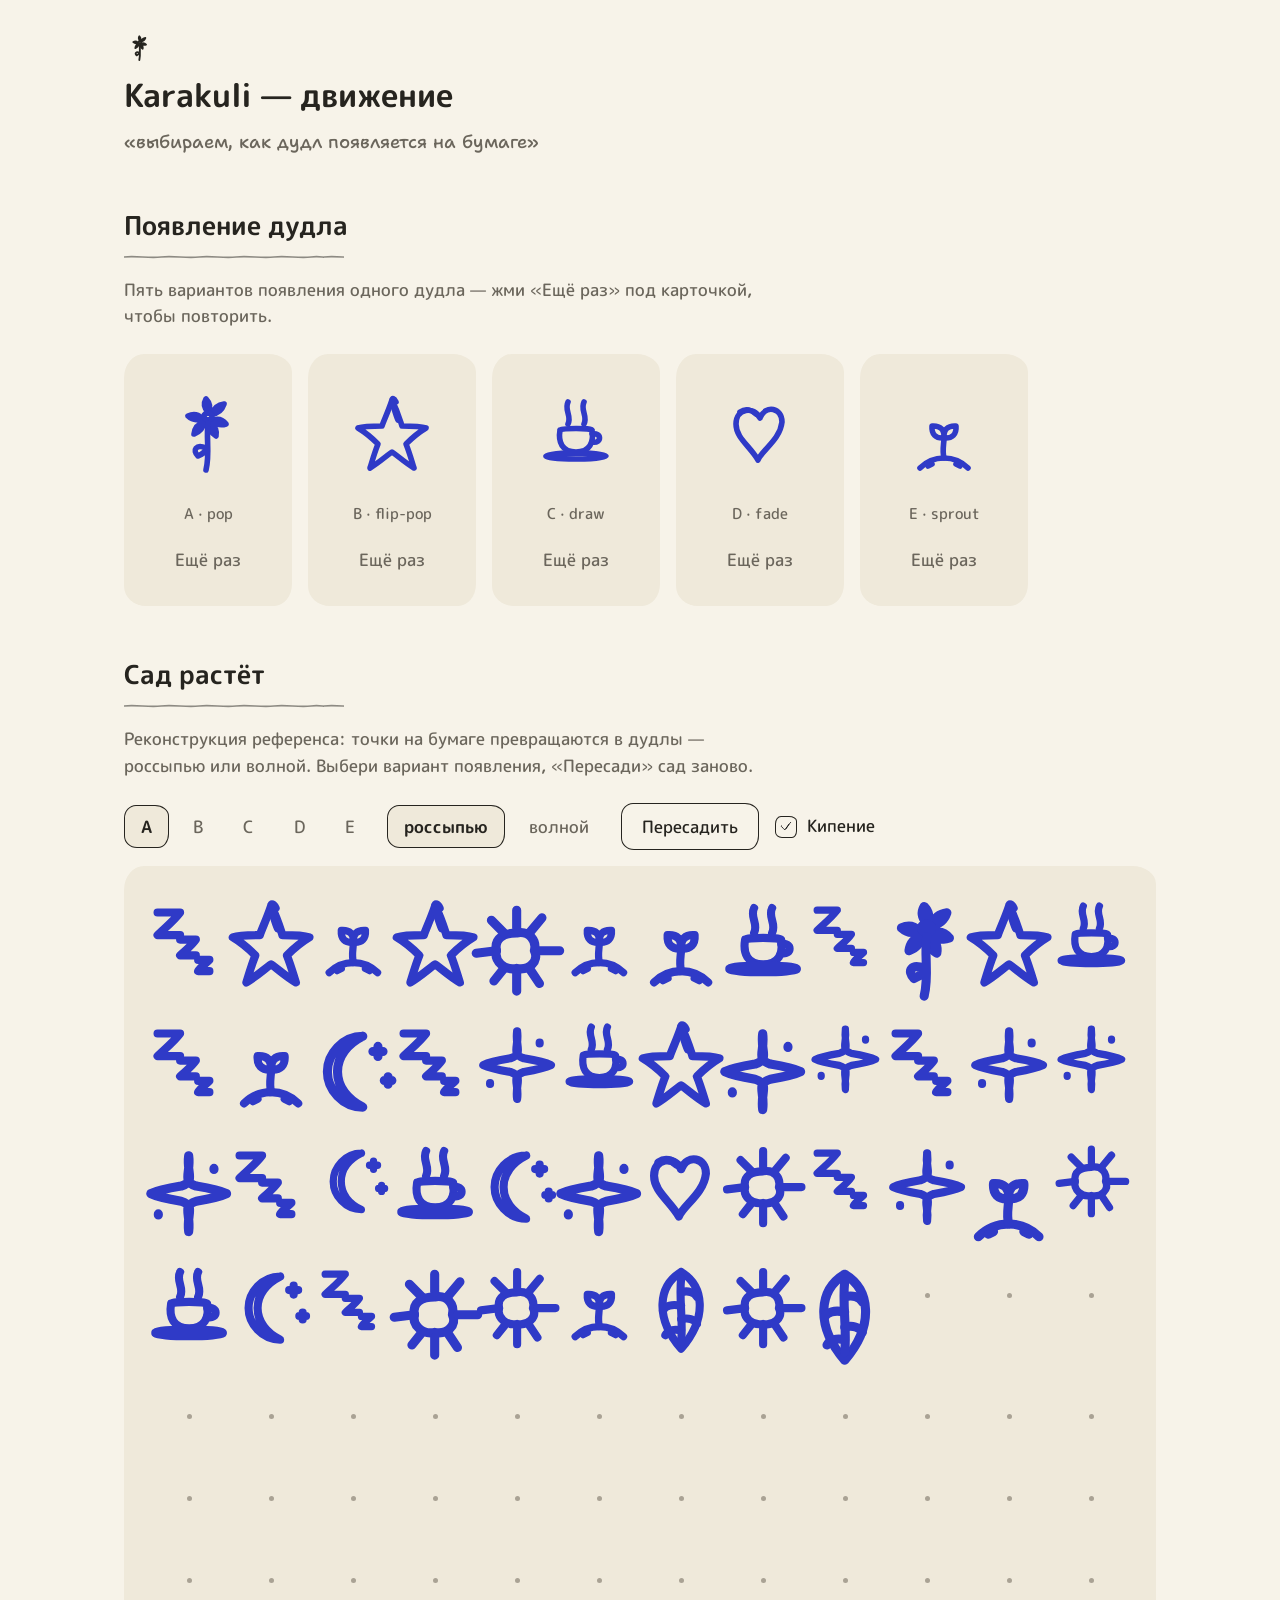
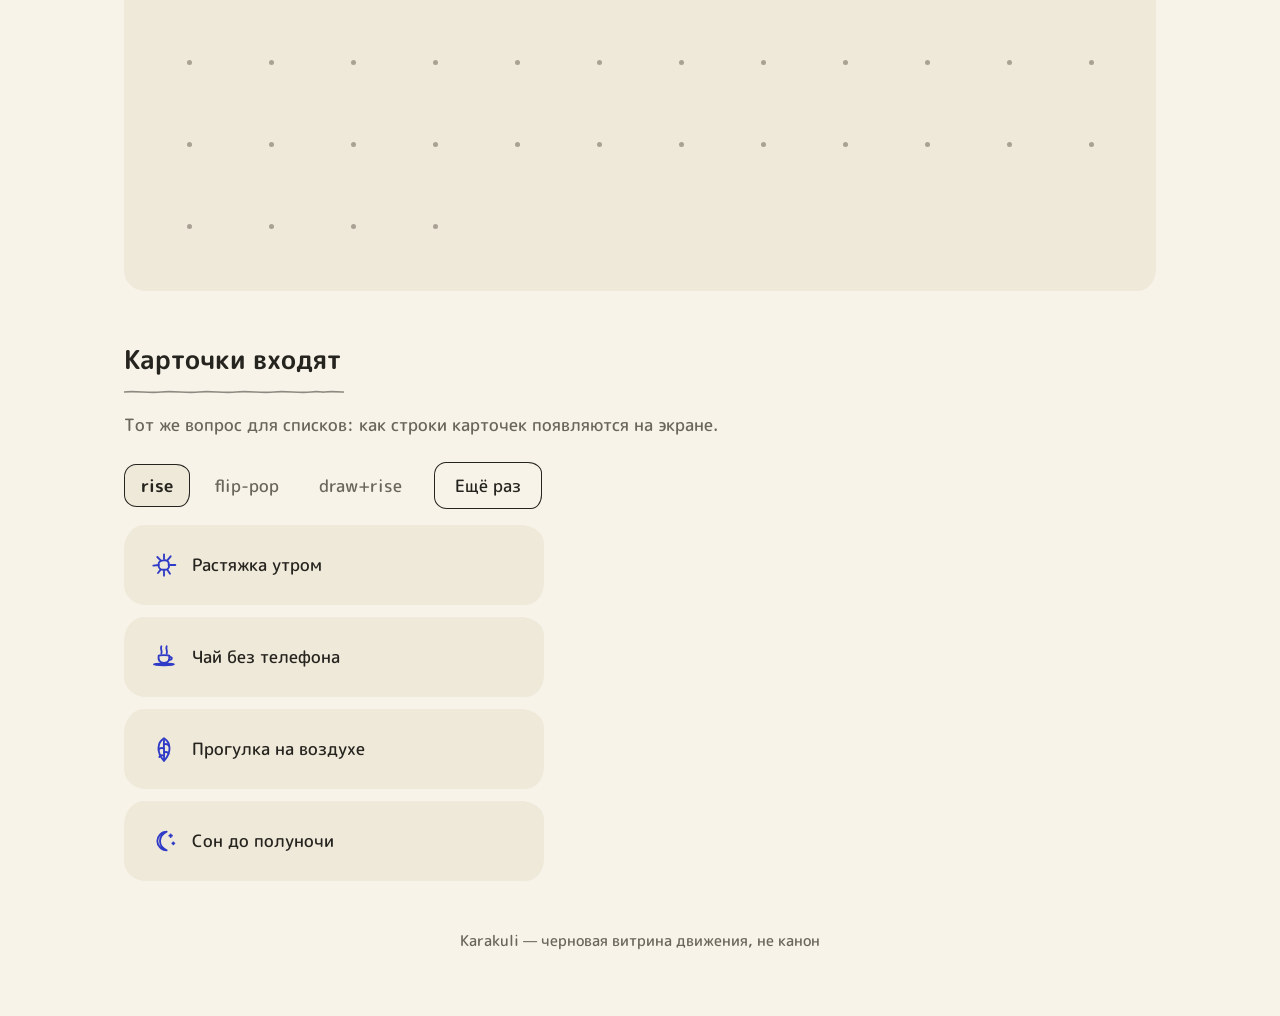
<file: demo/motion.html>
<!doctype html>
<html lang="ru">
<head>
  <meta charset="UTF-8" />
  <meta name="viewport" content="width=device-width, initial-scale=1" />
  <title>Karakuli — движение</title>

  <link rel="preconnect" href="https://fonts.googleapis.com" />
  <link rel="preconnect" href="https://fonts.gstatic.com" crossorigin />
  <link href="https://fonts.googleapis.com/css2?family=Onest:wght@400;500;700&family=Shantell+Sans:wght@400;700&family=M+PLUS+Rounded+1c:wght@400;500;700&display=swap" rel="stylesheet" />

  <link rel="stylesheet" href="../web/tokens.css" />
  <link rel="stylesheet" href="../web/karakuli.css" />
  <link rel="stylesheet" href="../web/boil.css" />
  <link rel="stylesheet" href="../web/anim.css" />
  <link rel="stylesheet" href="motion.css" />

  <!-- boil.js is an ES module — served over http(s), not opened as
       file://, same requirement as demo/index.html. -->
  <script type="module" src="../web/boil.js"></script>
</head>
<body>

  <header class="demo-header">
    <div class="demo-header__top">
      <div class="demo-header__brand">
        <svg width="32" height="32" viewBox="0 0 48 48" fill="none" stroke="currentColor" stroke-width="2.8" stroke-linecap="round" stroke-linejoin="round" aria-hidden="true">
          <path d="M24,13 C25.3,10.7 24.9,8.5 23,6.5 C21.7,8.8 22.1,11 24,13 M26,14 C29,13.6 31,11.9 32,9 C29,9.4 27,11.1 26,14 M26.5,17 C28.2,19.2 30.4,19.9 33,19 C31.3,16.8 29.1,16.1 26.5,17 M25,18.5 C24.5,21.3 25.6,23.5 28,25 C28.5,22.2 27.4,20 25,18.5 M22,18 C19.1,19 17.4,21 17,24 C19.9,23 21.6,21 22,18 M21,16 C18.9,14.1 16.5,13.8 14,15 C16.1,16.9 18.5,17.3 21,16"/>
          <path d="M22,15 C22,13 26,13 26,15 C26,17.5 22,17.5 22,15"/>
          <path d="M24,18.5 C23,26 25,34 23,42 M23,31 C18,29 16,32 19,35 C21,34 23,33 23,31"/>
        </svg>
        <h1 class="demo-header__title">Karakuli — движение</h1>
      </div>
    </div>
    <p class="krk-hand demo-header__tagline">«выбираем, как дудл появляется на бумаге»</p>
  </header>

  <section class="demo-section">
    <h2 class="demo-section-heading">Появление дудла</h2>
    <hr class="krk-divider demo-heading-divider" />
    <p class="demo-section-intro">Пять вариантов появления одного дудла — жми «Ещё раз» под карточкой, чтобы повторить.</p>

    <div class="demo-entrance-row" id="krk-entrance-row"></div>
  </section>

  <section class="demo-section">
    <h2 class="demo-section-heading">Сад растёт</h2>
    <hr class="krk-divider demo-heading-divider" />
    <p class="demo-section-intro">Реконструкция референса: точки на бумаге превращаются в дудлы — россыпью или волной. Выбери вариант появления, «Пересади» сад заново.</p>

    <div class="demo-controls-row">
      <div class="demo-variant-picker" id="krk-garden-variant-picker" role="group" aria-label="Вариант появления"></div>
      <div class="demo-variant-picker" id="krk-garden-stagger-toggle" role="group" aria-label="Способ появления"></div>
      <button class="krk-btn krk-btn--outline" id="krk-garden-replant" type="button">Пересадить</button>
      <label class="krk-choice">
        <input type="checkbox" class="krk-check" id="krk-garden-boil" checked />
        <span>Кипение</span>
      </label>
    </div>

    <div class="krk-card demo-garden-card">
      <div class="demo-garden-grid" id="krk-garden-grid"></div>
    </div>
  </section>

  <section class="demo-section">
    <h2 class="demo-section-heading">Карточки входят</h2>
    <hr class="krk-divider demo-heading-divider" />
    <p class="demo-section-intro">Тот же вопрос для списков: как строки карточек появляются на экране.</p>

    <div class="demo-controls-row">
      <div class="demo-variant-picker" id="krk-cardlist-variant-picker" role="group" aria-label="Вариант появления карточек"></div>
      <button class="krk-btn krk-btn--outline" id="krk-cardlist-replay" type="button">Ещё раз</button>
    </div>

    <div class="demo-cardlist" id="krk-cardlist"></div>
  </section>

  <p class="krk-list-row__meta demo-footer">Karakuli — черновая витрина движения, не канон</p>

  <script type="module" src="motion.js"></script>

</body>
</html>
</file>
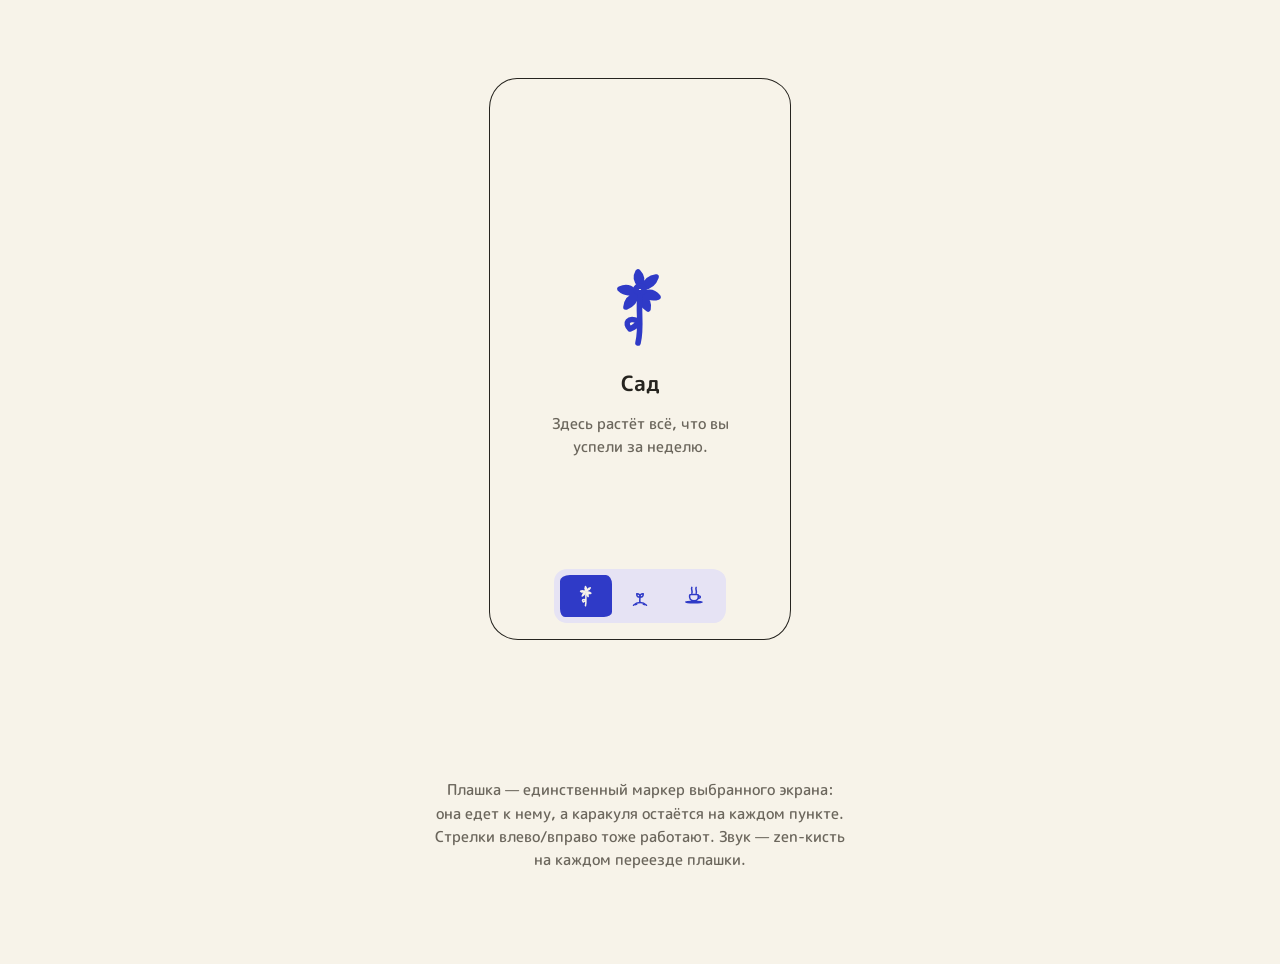
<file: demo/pillnav.html>
<!doctype html>
<html lang="ru">
<head>
  <meta charset="UTF-8" />
  <meta name="viewport" content="width=device-width, initial-scale=1" />
  <title>Karakuli — переключатель экранов</title>

  <link rel="preconnect" href="https://fonts.googleapis.com" />
  <link rel="preconnect" href="https://fonts.gstatic.com" crossorigin />
  <link href="https://fonts.googleapis.com/css2?family=Shantell+Sans:wght@400;700&family=M+PLUS+Rounded+1c:wght@400;500;700&display=swap" rel="stylesheet" />

  <!-- Orca's embedded browser caches these across reloads and ignores the
       server's Cache-Control: no-store, so a plain reload keeps showing stale
       styling while iterating on the design. Stamping each URL forces a fresh
       fetch every load. Demo-page workaround — not something canon pages do. -->
  <script>
    window.__krkBust = Date.now();
    for (const href of ["../web/tokens.css", "../web/karakuli.css"]) {
      document.write(`<link rel="stylesheet" href="${href}?t=${window.__krkBust}">`);
    }
  </script>

  <!-- Served over http, never file:// — pillnav.js is an ES module. -->
  <style>
    body {
      margin: 0;
      min-height: 100vh;
      display: grid;
      place-items: center;
      gap: var(--krk-space-6);
      padding: var(--krk-space-6);
      background: var(--krk-paper);
      font-family: var(--krk-font-sans);
    }

    /* This demo's accent knob: one pen bright, per STYLE.md §8. */
    .phone {
      --krk-accent: var(--krk-pen-blue);
      position: relative;
      width: 300px;
      height: 560px;
      overflow: hidden;
      background: var(--krk-paper);
      border: 1.5px solid var(--krk-ink);
      border-radius: 28px 30px 27px 29px / 30px 27px 30px 28px;
    }

    /* The component is viewport-fixed by default; inside a phone frame it
       has to anchor to the frame instead. */
    .phone .krk-pillnav {
      position: absolute;
      bottom: var(--krk-space-4);
    }

    .screen {
      display: none;
      height: 100%;
      box-sizing: border-box;
      padding: var(--krk-space-6) var(--krk-space-5);
      text-align: center;
    }

    .screen.is-shown {
      display: grid;
      align-content: center;
      justify-items: center;
      gap: var(--krk-space-3);
    }

    .screen svg {
      width: 96px;
      height: 96px;
      color: var(--krk-accent);
    }

    .screen h2 {
      margin: 0;
      font-size: var(--krk-text-xl);
      color: var(--krk-ink);
    }

    .screen p {
      margin: 0;
      max-width: 22ch;
      font-size: var(--krk-text-sm);
      font-weight: 500;
      color: var(--krk-ink-soft);
    }

    .caption {
      max-width: 46ch;
      text-align: center;
      font-size: var(--krk-text-sm);
      font-weight: 500;
      color: var(--krk-ink-soft);
    }
  </style>
</head>
<body>

  <div class="phone">
    <section class="screen is-shown" data-screen-panel="garden">
      <svg viewBox="0 0 48 48" fill="none" stroke="currentColor" stroke-width="2.8" stroke-linecap="round" stroke-linejoin="round">
        <path d="M24,13 C25.3,10.7 24.9,8.5 23,6.5 C21.7,8.8 22.1,11 24,13 M26,14 C29,13.6 31,11.9 32,9 C29,9.4 27,11.1 26,14 M26.5,17 C28.2,19.2 30.4,19.9 33,19 C31.3,16.8 29.1,16.1 26.5,17 M25,18.5 C24.5,21.3 25.6,23.5 28,25 C28.5,22.2 27.4,20 25,18.5 M22,18 C19.1,19 17.4,21 17,24 C19.9,23 21.6,21 22,18 M21,16 C18.9,14.1 16.5,13.8 14,15 C16.1,16.9 18.5,17.3 21,16"/>
        <path d="M22,15 C22,13 26,13 26,15 C26,17.5 22,17.5 22,15"/>
        <path d="M24,18.5 C23,26 25,34 23,42 M23,31 C18,29 16,32 19,35 C21,34 23,33 23,31"/>
      </svg>
      <h2>Сад</h2>
      <p>Здесь растёт всё, что вы успели за неделю.</p>
    </section>

    <section class="screen" data-screen-panel="sprout">
      <svg viewBox="0 0 48 48" fill="none" stroke="currentColor" stroke-width="2.8" stroke-linecap="round" stroke-linejoin="round">
        <path d="M12,41 C16,37 20,36 24,36 C28,36 32,37 36,41"/>
        <path d="M24,36 C23,32 24,29 24,26"/>
        <path d="M24,26 C19.8,26.3 17.7,24.2 18,20 C22.2,19.7 24.3,21.8 24,26 M24,26 C28.2,26.3 30.3,24.2 30,20 C25.8,19.7 23.7,21.8 24,26"/>
        <path d="M16,40 L18,39 M30,39 L32,40"/>
      </svg>
      <h2>Ростки</h2>
      <p>Маленькие привычки, которые пока только начинаются.</p>
    </section>

    <section class="screen" data-screen-panel="tea">
      <svg viewBox="0 0 48 48" fill="none" stroke="currentColor" stroke-width="2.8" stroke-linecap="round" stroke-linejoin="round">
        <path d="M16,22 C15,28 17,33 24,33 C31,33 33,28 32,22 C32,21 16,21 16,22"/>
        <path d="M32,24 C37,23 37,29 32,28"/>
        <path d="M9,35 C9,33 39,33 39,35 C39,37 9,37 9,35"/>
        <path d="M20,19 C22,15 18,12 20,8 M28,19 C30,15 26,12 28,8"/>
      </svg>
      <h2>Пауза</h2>
      <p>Пять минут тишины и чашка чая.</p>
    </section>

    <nav class="krk-pillnav krk-pillnav--slider" id="nav" aria-label="Экраны">
      <button class="krk-pillnav__item is-active" data-screen="garden" aria-label="Сад">
        <svg viewBox="0 0 48 48" fill="none" stroke="currentColor" stroke-width="2.8" stroke-linecap="round" stroke-linejoin="round">
          <path d="M24,13 C25.3,10.7 24.9,8.5 23,6.5 C21.7,8.8 22.1,11 24,13 M26,14 C29,13.6 31,11.9 32,9 C29,9.4 27,11.1 26,14 M26.5,17 C28.2,19.2 30.4,19.9 33,19 C31.3,16.8 29.1,16.1 26.5,17 M25,18.5 C24.5,21.3 25.6,23.5 28,25 C28.5,22.2 27.4,20 25,18.5 M22,18 C19.1,19 17.4,21 17,24 C19.9,23 21.6,21 22,18 M21,16 C18.9,14.1 16.5,13.8 14,15 C16.1,16.9 18.5,17.3 21,16"/>
          <path d="M22,15 C22,13 26,13 26,15 C26,17.5 22,17.5 22,15"/>
          <path d="M24,18.5 C23,26 25,34 23,42 M23,31 C18,29 16,32 19,35 C21,34 23,33 23,31"/>
        </svg>
      </button>
      <button class="krk-pillnav__item" data-screen="sprout" aria-label="Ростки">
        <svg viewBox="0 0 48 48" fill="none" stroke="currentColor" stroke-width="2.8" stroke-linecap="round" stroke-linejoin="round">
          <path d="M12,41 C16,37 20,36 24,36 C28,36 32,37 36,41"/>
          <path d="M24,36 C23,32 24,29 24,26"/>
          <path d="M24,26 C19.8,26.3 17.7,24.2 18,20 C22.2,19.7 24.3,21.8 24,26 M24,26 C28.2,26.3 30.3,24.2 30,20 C25.8,19.7 23.7,21.8 24,26"/>
          <path d="M16,40 L18,39 M30,39 L32,40"/>
        </svg>
      </button>
      <button class="krk-pillnav__item" data-screen="tea" aria-label="Пауза">
        <svg viewBox="0 0 48 48" fill="none" stroke="currentColor" stroke-width="2.8" stroke-linecap="round" stroke-linejoin="round">
          <path d="M16,22 C15,28 17,33 24,33 C31,33 33,28 32,22 C32,21 16,21 16,22"/>
          <path d="M32,24 C37,23 37,29 32,28"/>
          <path d="M9,35 C9,33 39,33 39,35 C39,37 9,37 9,35"/>
          <path d="M20,19 C22,15 18,12 20,8 M28,19 C30,15 26,12 28,8"/>
        </svg>
      </button>
    </nav>
  </div>

  <p class="caption">
    Плашка — единственный маркер выбранного экрана: она едет к нему,
    а каракуля остаётся на каждом пункте. Стрелки влево/вправо тоже работают.
    Звук — zen-кисть на каждом переезде плашки.
  </p>

  <script type="module">
    /* Same cache problem as the stylesheets above — the modules are cached
       too, so edits to pillnav.js would not land on reload either. */
    const bust = window.__krkBust;
    const { initKarakuliPillnav } = await import(`../web/pillnav.js?t=${bust}`);
    const { initKarakuliSound } = await import(`../web/sound.js?t=${bust}`);

    /* 'playful' on purpose: the energy dial filters a calm app down to
       success/complete/error/warning, which would swallow the slide cue.
       WebAudio also stays locked until the first pointerdown, so the very
       first tap arms the sound and the ones after it are audible. */
    const sound = initKarakuliSound({ energy: "playful" });

    const panels = document.querySelectorAll("[data-screen-panel]");
    const nav = document.getElementById("nav");
    const pillnav = initKarakuliPillnav(nav, {
      sound,
      onChange({ id }) {
        panels.forEach((panel) => {
          panel.classList.toggle("is-shown", panel.dataset.screenPanel === id);
        });
      },
    });

    /* ?screen=sprout opens straight on that screen — handy for linking to
       one state, and for capturing screenshots of a specific selection. */
    const wanted = new URLSearchParams(location.search).get("screen");
    if (wanted) {
      const items = [...nav.querySelectorAll(".krk-pillnav__item")];
      const index = items.findIndex((item) => item.dataset.screen === wanted);
      if (index >= 0) pillnav.select(index);
    }
  </script>

</body>
</html>
</file>
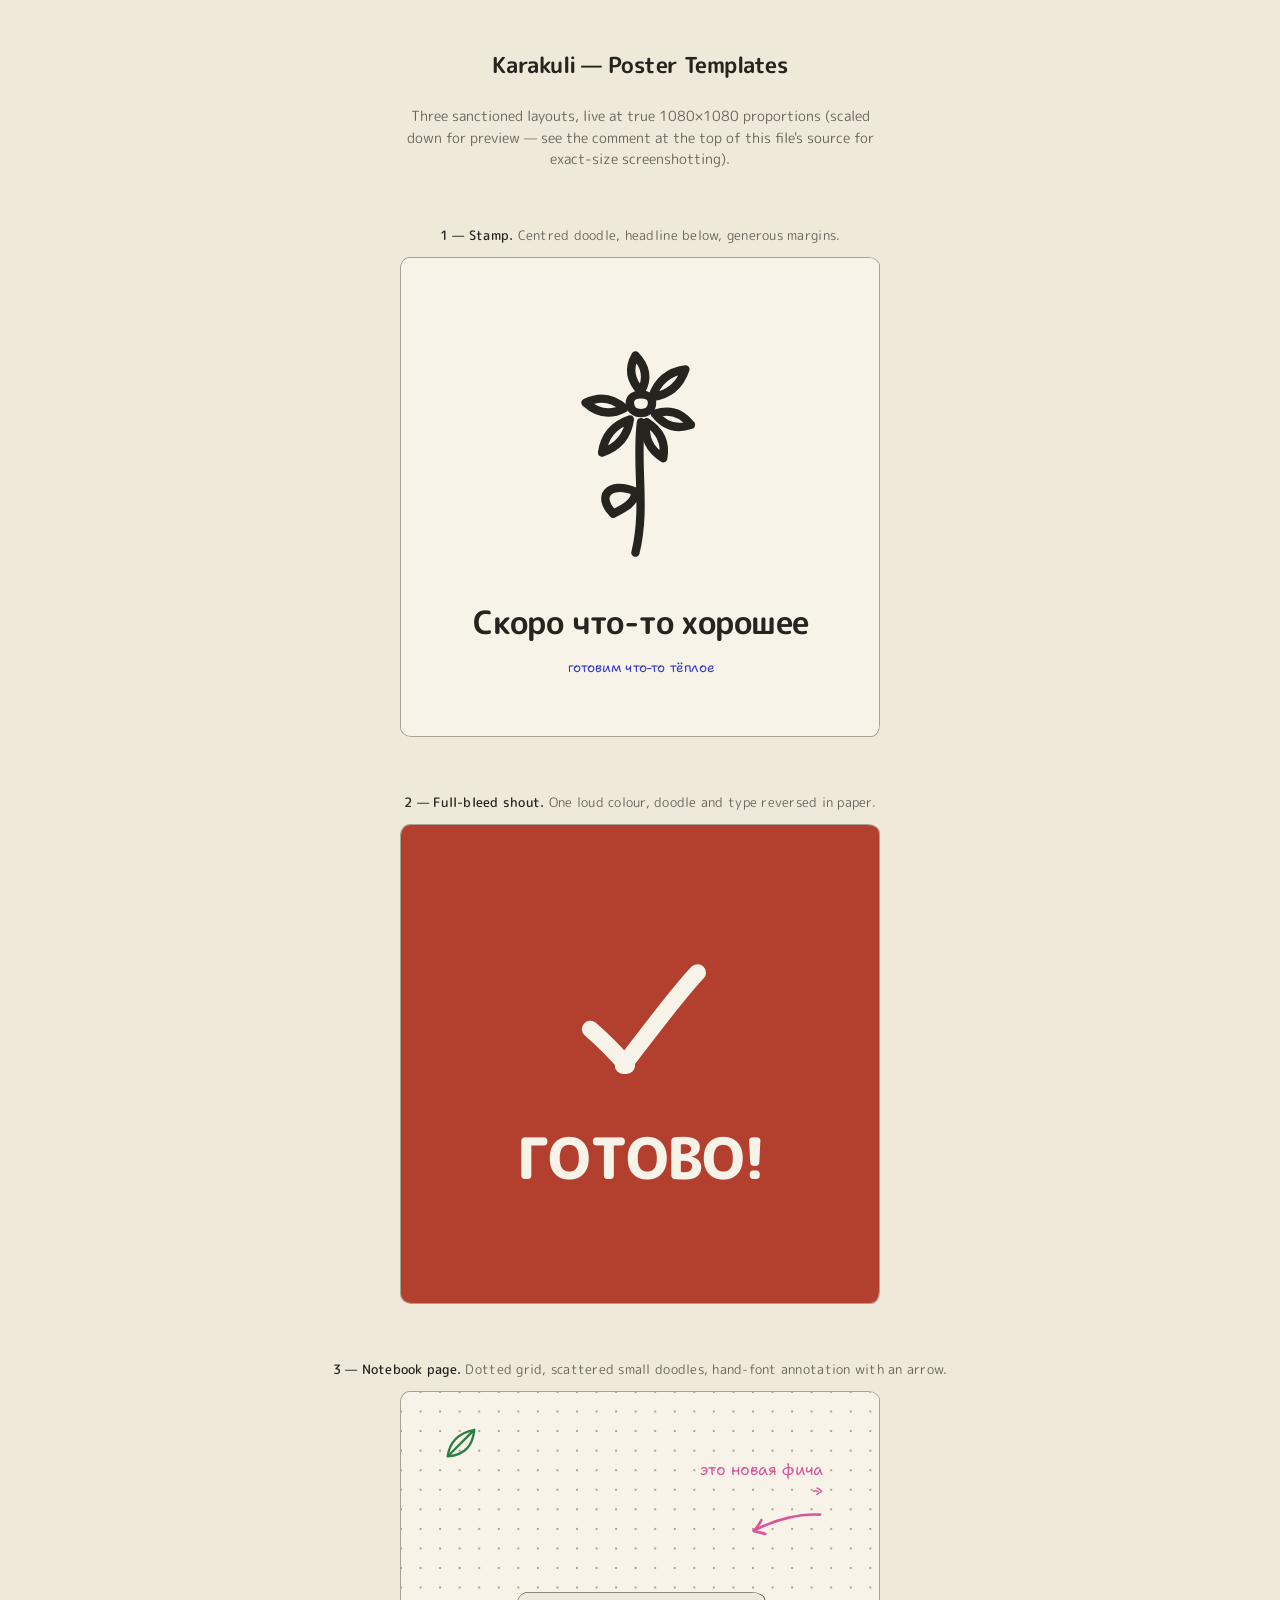
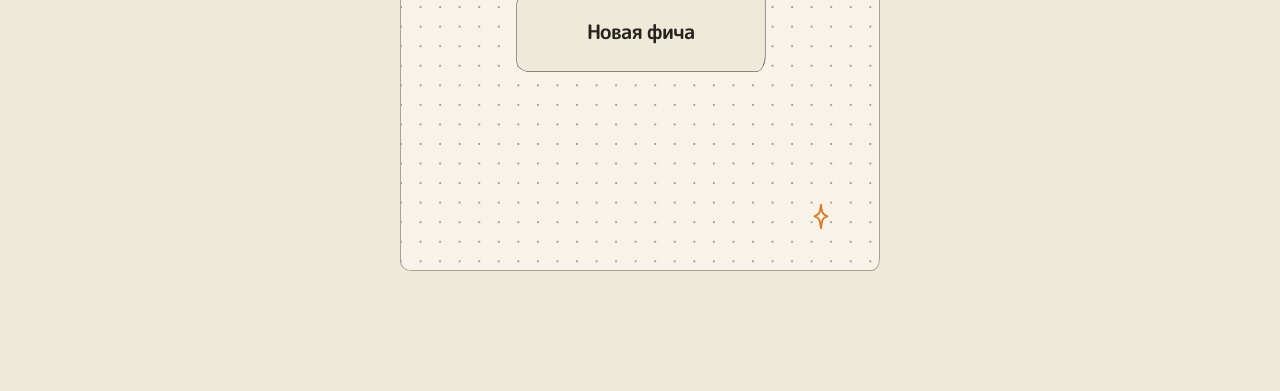
<file: poster/template.html>
<!DOCTYPE html>
<html lang="en">
<head>
<meta charset="UTF-8">
<meta name="viewport" content="width=device-width, initial-scale=1.0">
<title>Karakuli — Poster Templates</title>

<!--
  KARAKULI POSTER TEMPLATES — how to use this file
  ==================================================
  Three .poster blocks below (Stamp / Full-bleed shout / Notebook page) are
  each a real 1080x1080 canvas, previewed scaled-down via CSS transform so
  all three fit on screen at once. See POSTER.md for the rules behind them.

  TO DUPLICATE A BLOCK
    Copy one <div class="poster-frame"> ... </div> block wholesale, including
    its wrapping <figure>. Give the inner .poster a distinct id if you plan to
    reference it from a screenshot script. Nothing else needs renumbering —
    each block is self-contained (its own inline doodle SVGs, its own text).

  TO SWAP TEXT
    Edit the .headline / .accent-line / .annotation text nodes directly.
    Keep the type rules from POSTER.md: M PLUS Rounded 1c 700 (step up to 800
    only where 700 reads too light at poster scale) for headlines, sentence
    case by default (ALL CAPS sparingly, Full-bleed shout only), and at most
    one Shantell Sans accent/annotation line per poster.

  TO SWAP THE DOODLE
    Each poster's doodle is an inline <svg> with fill="none",
    stroke-linecap/linejoin="round", and wobble baked into the path data
    (cubic beziers nudged off perfect geometry, not a filter). Replace the
    <path> d= data with a new hand-drawn shape built the same way. Keep
    physical stroke width at roughly 1.5-2% of the poster's shorter side
    (~16-22px on a 1080 canvas) — thin lines disappear at poster scale.

  TO SCREENSHOT A BLOCK AT EXACT SIZE
    The on-page preview is scaled down (see --scale below) so it never
    represents true pixel size. To capture a poster at its real 1080x1080:
      1. Open this file directly in a browser tab (not inside another frame).
      2. Open DevTools > Responsive/Device Toolbar, set the viewport to
         exactly 1080x1080+ and the zoom/DPR to 100%.
      3. Add ?full to the URL (or just temporarily set --scale: 1 below) —
         this removes the preview scale-down so the poster renders 1:1.
      4. Screenshot just the .poster element's bounding box (most browser
         devtools let you screenshot a single selected node at native size).
    A 1080px-wide window plus --scale: 1 is the fastest path if you don't
    want to touch DevTools at all.
-->

<link rel="preconnect" href="https://fonts.googleapis.com">
<link rel="preconnect" href="https://fonts.gstatic.com" crossorigin>
<link href="https://fonts.googleapis.com/css2?family=M+PLUS+Rounded+1c:wght@400;500;700;800&family=Shantell+Sans:wght@400;700&display=swap" rel="stylesheet">

<style>
  :root {
    /* Karakuli tokens — see STYLE.md */
    --krk-paper: #F7F3E9;
    --krk-paper-2: #EFE9DA;
    --krk-ink: #26241F;
    --krk-ink-soft: #6B665C;
    --krk-ink-faint: #A9A294;
    --krk-pen-blue: #2F3AC7;
    --krk-pen-green: #2E7D46;
    --krk-pen-orange: #E07A1F;
    --krk-pen-pink: #D9569B;
    --krk-wash-lavender: #E6E3F4;
    --krk-wash-sage: #E2EAD9;
    --krk-wash-blush: #F6E0E2;
    --krk-wash-butter: #F6ECC9;
    --krk-danger: #B3402F;

    /* Preview scale: 1080px canvas shown at 480px. Set to 1 for a native
       1:1 screenshot (see instructions above). */
    --scale: 0.4444;
  }

  @media (max-width: 560px) {
    :root { --scale: 0.2963; } /* 1080px shown at 320px on narrow viewports */
  }

  * { box-sizing: border-box; }

  body {
    margin: 0;
    padding: 48px 24px 120px;
    background: var(--krk-paper-2);
    color: var(--krk-ink);
    font-family: 'M PLUS Rounded 1c', 'Onest', 'Inter', system-ui, sans-serif;
    display: flex;
    flex-direction: column;
    align-items: center;
    gap: 56px;
  }

  h1 {
    font-size: 22px;
    font-weight: 700;
    letter-spacing: -0.02em;
    margin: 0;
  }

  p.lede {
    max-width: 480px;
    text-align: center;
    color: var(--krk-ink-soft);
    font-size: 14px;
    line-height: 1.55;
    margin: -32px 0 0;
  }

  figure {
    margin: 0;
    display: flex;
    flex-direction: column;
    align-items: center;
    gap: 12px;
  }

  figcaption {
    font-size: 13px;
    color: var(--krk-ink-soft);
    letter-spacing: 0.02em;
  }

  figcaption b {
    color: var(--krk-ink);
    font-weight: 500;
  }

  .poster-frame {
    width: calc(1080px * var(--scale));
    height: calc(1080px * var(--scale));
    overflow: hidden;
    border: 1.5px solid var(--krk-ink-faint);
    border-radius: 10px 12px 9px 11px / 11px 9px 12px 10px;
  }

  .poster {
    width: 1080px;
    height: 1080px;
    transform: scale(var(--scale));
    transform-origin: top left;
    display: flex;
    flex-direction: column;
    align-items: center;
    justify-content: center;
    position: relative;
  }

  .headline {
    font-family: 'M PLUS Rounded 1c', 'Onest', 'Inter', system-ui, sans-serif;
    font-weight: 700;
    letter-spacing: -0.02em;
    line-height: 1.15;
    text-align: center;
    margin: 0;
  }

  .accent-line {
    font-family: 'Shantell Sans', 'Neucha', cursive;
    font-weight: 400;
    text-align: center;
    margin: 0;
  }

  /* ---------- 1. STAMP ---------- */

  .poster.stamp {
    background: var(--krk-paper);
    padding: 130px 110px;
    gap: 40px;
  }

  .poster.stamp .doodle { width: 600px; height: 600px; color: var(--krk-ink); }
  .poster.stamp .headline { font-size: 72px; color: var(--krk-ink); max-width: 820px; }
  .poster.stamp .accent-line { font-size: 30px; color: var(--krk-pen-blue); }

  /* ---------- 2. FULL-BLEED SHOUT ---------- */

  .poster.shout {
    background: var(--krk-danger);
    padding: 100px;
    gap: 36px;
  }

  .poster.shout .doodle { width: 380px; height: 380px; color: var(--krk-paper); }
  .poster.shout .headline {
    font-size: 128px;
    font-weight: 800; /* 700 read too light at this scale — see POSTER.md type rules */
    color: var(--krk-paper);
    text-transform: uppercase;
  }

  /* ---------- 3. NOTEBOOK PAGE ---------- */

  .poster.notebook {
    background-color: var(--krk-paper);
    background-image: radial-gradient(circle, var(--krk-ink-faint) 2.4px, transparent 2.6px);
    background-size: 44px 44px;
    background-position: 22px 22px;
    justify-content: flex-start;
    align-items: stretch;
    padding: 90px;
  }

  .notebook .card {
    margin: auto;
    width: 560px;
    padding: 64px 56px;
    background: var(--krk-paper-2);
    border: 1.5px solid var(--krk-ink);
    border-radius: 26px 32px 22px 30px / 30px 20px 34px 24px;
    text-align: center;
  }

  .notebook .card .headline { font-size: 44px; color: var(--krk-ink); }

  .notebook .annotation-wrap {
    position: absolute;
    top: 150px;
    right: 130px;
    width: 300px;
    text-align: right;
  }

  .notebook .annotation-wrap .accent-line {
    font-size: 36px;
    color: var(--krk-pen-pink);
    text-align: right;
  }

  .notebook .arrow-doodle {
    width: 170px;
    height: 90px;
    color: var(--krk-pen-pink);
    margin-top: 6px;
    transform: rotate(6deg);
  }

  .notebook .motif {
    position: absolute;
    color: var(--krk-ink-faint);
  }

  .notebook .motif.leaf { width: 90px; height: 90px; top: 70px; left: 90px; color: var(--krk-pen-green); }
  .notebook .motif.star { width: 70px; height: 70px; bottom: 90px; right: 100px; color: var(--krk-pen-orange); }

  svg.pen { fill: none; stroke: currentColor; stroke-linecap: round; stroke-linejoin: round; }
</style>
</head>
<body>

<h1>Karakuli — Poster Templates</h1>
<p class="lede">Three sanctioned layouts, live at true 1080&times;1080 proportions (scaled down for preview — see the comment at the top of this file's source for exact-size screenshotting).</p>

<!-- ============ 1. STAMP ============ -->
<figure>
  <figcaption><b>1 — Stamp.</b> Centred doodle, headline below, generous margins.</figcaption>
  <div class="poster-frame">
    <div class="poster stamp">
      <!-- library motif: doodles/flower-daisy.svg, viewBox and paths untouched, root
           stroke-width overridden 2.8 -> 1.5 so petals stay open loops at poster scale
           (600px render / 48 viewBox = 12.5x; 1.5 * 12.5 ~= 19px, ~1.7% of the 1080
           poster side, inside POSTER.md's 1.5-2% rule) -->
      <svg class="doodle pen" viewBox="0 0 48 48" stroke-width="1.5">
        <path d="M24,13 C25.3,10.7 24.9,8.5 23,6.5 C21.7,8.8 22.1,11 24,13 M26,14 C29,13.6 31,11.9 32,9 C29,9.4 27,11.1 26,14 M26.5,17 C28.2,19.2 30.4,19.9 33,19 C31.3,16.8 29.1,16.1 26.5,17 M25,18.5 C24.5,21.3 25.6,23.5 28,25 C28.5,22.2 27.4,20 25,18.5 M22,18 C19.1,19 17.4,21 17,24 C19.9,23 21.6,21 22,18 M21,16 C18.9,14.1 16.5,13.8 14,15 C16.1,16.9 18.5,17.3 21,16"/>
        <path d="M22,15 C22,13 26,13 26,15 C26,17.5 22,17.5 22,15"/>
        <path d="M24,18.5 C23,26 25,34 23,42 M23,31 C18,29 16,32 19,35 C21,34 23,33 23,31"/>
      </svg>
      <p class="headline">Скоро что-то хорошее</p>
      <p class="accent-line">готовим что-то тёплое</p>
    </div>
  </div>
</figure>

<!-- ============ 2. FULL-BLEED SHOUT ============ -->
<figure>
  <figcaption><b>2 — Full-bleed shout.</b> One loud colour, doodle and type reversed in paper.</figcaption>
  <div class="poster-frame">
    <div class="poster shout">
      <!-- wobbly checkmark, stroke-only, cubic beziers, viewBox 200x200 -->
      <svg class="doodle pen" viewBox="0 0 200 200" stroke-width="20">
        <path d="M 40 106 C 54 118 68 132 83 149 C 79 149 79 149 79 149 C 108 112 139 69 167 39"/>
      </svg>
      <p class="headline">Готово!</p>
    </div>
  </div>
</figure>

<!-- ============ 3. NOTEBOOK PAGE ============ -->
<figure>
  <figcaption><b>3 — Notebook page.</b> Dotted grid, scattered small doodles, hand-font annotation with an arrow.</figcaption>
  <div class="poster-frame">
    <div class="poster notebook">
      <!-- small leaf motif, doodle-icon scale -->
      <svg class="motif leaf pen" viewBox="0 0 48 48" stroke-width="2.8">
        <path d="M 8 40 C 10 24 20 12 40 8 C 38 26 30 38 8 40 Z"/>
        <path d="M 10 38 C 18 30 26 22 38 10"/>
      </svg>

      <!-- small star motif, doodle-icon scale -->
      <svg class="motif star pen" viewBox="0 0 48 48" stroke-width="2.8">
        <path d="M 24 6 C 26 16 24 20 34 24 C 24 27 26 32 24 42 C 22 32 24 27 14 24 C 24 20 22 16 24 6 Z"/>
      </svg>

      <div class="card">
        <p class="headline">Новая фича</p>
      </div>

      <div class="annotation-wrap">
        <p class="accent-line">это новая фича &rarr;</p>
        <!-- hand-drawn arrow, curved shaft + wobbly barbs -->
        <svg class="arrow-doodle pen" viewBox="0 0 170 90" stroke-width="6">
          <path d="M 160 14 C 118 16 60 34 16 66"/>
          <path d="M 16 66 C 24 54 28 48 30 40"/>
          <path d="M 16 66 C 26 68 33 68 42 70"/>
        </svg>
      </div>
    </div>
  </div>
</figure>

</body>
</html>
</file>
<file: web/tokens.css>
/*
 * Karakuli design tokens.
 * All values are defined in STYLE.md — this file is the CSS mirror of that
 * contract, not a place to make new decisions. Components live elsewhere
 * (karakuli.css); this file only declares custom properties and the
 * unavoidable global defaults (body ground, selection colour, motion guard).
 */

:root {
  /* Two grounds, declared once each. The second value of every pair is the
     night palette (STYLE.md §1); light-dark() picks between them off
     color-scheme, so there is no second block of hexes to keep in step —
     the pairing IS the declaration. An app that overrides a token with
     another token, e.g. --krk-accent: var(--krk-pen-blue), gets both halves
     for free; one that overrides with a raw hex owns its own night. */
  color-scheme: light dark;

  /* Paper & ink — warm by day, never neutral, never pure black/white */
  --krk-paper: light-dark(#F7F3E9, #1A1B33);
  --krk-paper-2: light-dark(#EFE9DA, #262845);
  --krk-ink: light-dark(#26241F, #F2ECE0);
  --krk-ink-soft: light-dark(#6B665C, #A6AAC4);
  --krk-ink-faint: light-dark(#A9A294, #8C92B8);

  /* Pen brights — illustrations and large accents ONLY, never small body
     text. The night values are lifted, not inverted: #2F3AC7 is already a
     dark blue, and on a dark ground a dark bright is not a bright. */
  --krk-pen-blue: light-dark(#2F3AC7, #8E96EE);
  --krk-pen-green: light-dark(#2E7D46, #6FBF97);
  --krk-pen-orange: light-dark(#E07A1F, #E8A24A);
  --krk-pen-pink: light-dark(#D9569B, #E68CC0);

  /* Washes — card/widget backgrounds, diluted pen brights. Diluted toward
     whichever ground they sit on, so each keeps its temperature against its
     siblings in either theme. */
  --krk-wash-lavender: light-dark(#E6E3F4, #2C2E52);
  --krk-wash-sage: light-dark(#E2EAD9, #22333A);
  --krk-wash-blush: light-dark(#F6E0E2, #3A2A4A);
  --krk-wash-butter: light-dark(#F6ECC9, #35331F);

  /* Semantic */
  --krk-accent: var(--krk-ink);  /* apps may override with one pen bright or a signature colour */
  --krk-danger: light-dark(#B3402F, #E0705C);

  /* Type — M PLUS Rounded 1c is the UI/body face (rounded terminals read
     softer next to the hand-drawn pen); Onest kept as fallback only */
  --krk-font-sans: 'M PLUS Rounded 1c', 'Onest', 'Inter', system-ui, sans-serif;
  --krk-font-hand: 'Shantell Sans', 'Neucha', cursive;
  --krk-text-xs: 13px;
  --krk-text-sm: 15px;
  --krk-text-base: 17px;
  --krk-text-lg: 18px;
  --krk-text-xl: 21px;
  --krk-text-2xl: 26px;
  --krk-text-3xl: 32px;

  /* Space scale */
  --krk-space-1: 4px;
  --krk-space-2: 8px;
  --krk-space-3: 12px;
  --krk-space-4: 16px;
  --krk-space-5: 24px;
  --krk-space-6: 32px;
  --krk-space-7: 48px;
  --krk-space-8: 64px;

  /* Radius */
  --krk-radius-sm: 8px;
  --krk-radius: 12px;
  --krk-radius-lg: 20px;
  --krk-radius-pill: 999px;

  /* Strokes — UI borders in px; SVG stroke widths as unitless numbers
     matching their canvas (doodle icons: viewBox 0 0 48 48; hero
     illustrations: viewBox 0 0 200 200) */
  --krk-stroke-ui: 1.5px;
  --krk-stroke-icon: 2.8;
  --krk-stroke-hero: 7;

  /* Motion */
  --krk-motion-fast: 150ms;
  --krk-motion-slow: 250ms;
  --krk-motion-ease: ease-out;
  /* Overshoot-and-settle, for anything that moves or scales. Values that
     travel use this; colour and opacity keep --krk-motion-ease, where an
     overshoot has nothing to overshoot into. */
  --krk-motion-bounce: cubic-bezier(0.34, 1.56, 0.64, 1);
}

/* An explicit choice beats the operating system. Absent, the OS decides.
   web/theme.js owns the attribute; nothing else needs to know which theme
   is live, because every colour above already carries both of its values. */
[data-theme="light"] { color-scheme: light; }
[data-theme="dark"] { color-scheme: dark; }

/* Base layer — page ground and the two defaults every screen inherits */

body {
  background: var(--krk-paper);
  color: var(--krk-ink);
  font-family: var(--krk-font-sans);
  font-size: var(--krk-text-base);
  font-weight: 500;
  line-height: 1.55;
  -webkit-font-smoothing: antialiased;
  -moz-osx-font-smoothing: grayscale;
}

::selection {
  background: var(--krk-wash-butter);
  color: var(--krk-ink);
}
</file>
<file: web/karakuli.css>
/*
 * Karakuli — component layer
 * -----------------------------------------------------------------------
 * Naive, cosy, hand-drawn "paper + ink + colour moments" style.
 * Assumes web/tokens.css is loaded first; every value below reaches for
 * a --krk-* token except the deliberately hand-touched bits: organic
 * per-corner border-radius pairs and the embedded hand-drawn SVG marks
 * below. Both are varied per component on purpose — repeating the same
 * numbers everywhere is what makes hand-drawn UI read as fake.
 *
 * No box-shadows anywhere (see rule below): separation comes from wash
 * backgrounds and 1.5px ink hairlines instead.
 */

/* ============================================================
   The pen marks — .krk-* drawings carried in CSS
   ------------------------------------------------------------
   Six places in this file draw with the pen rather than with a
   border: the check, the radio, the tab underline, the divider, the
   list separator (the divider's own stroke, reused) and the inline
   arrow. They used to be background images with the ink hex written
   into the markup, because currentColor cannot reach inside a data
   URI — which meant they were the only marks in the system that
   could follow neither an accent nor a theme, and on a dark ground
   they rendered dark on dark and vanished.

   They are stencils now. The drawing carries shape only; the colour
   is `background-color: currentColor` on the element the mask is cut
   from. The `%23000` stroke inside each URI is an alpha carrier and
   nothing else — `mask-mode: alpha` reads the alpha channel and
   throws the colour away — which is why tools/check-sync.mjs exempts
   exactly that one value from the baked-colour check and no other.

   Consequence worth knowing before you use one: a mask clips the
   whole element it is set on, borders and outlines included. A mark
   therefore rides on an element that is nothing but the mark — a
   pseudo-element, or a bare <hr>. Never put one on a box that also
   has to show an edge.
   ============================================================ */

:root {
  /* check — same stroke as doodles/check.svg (0 0 48 48, stroke 2.8) */
  --krk-mark-check: url("data:image/svg+xml,%3Csvg xmlns='http://www.w3.org/2000/svg' viewBox='0 0 48 48'%3E%3Cpath d='M8,20 C7,22 9,24 10,24 C14,28 18,32 20,34 C26,26 34,14 40,8' fill='none' stroke='%23000' stroke-width='2.8' stroke-linecap='round' stroke-linejoin='round'/%3E%3Cpath d='M24,30 C27,26 31,20 34,15' fill='none' stroke='%23000' stroke-width='2.8' stroke-linecap='round' stroke-linejoin='round'/%3E%3C/svg%3E");

  /* radio — no ready doodle for a "scribbled-in dot", drawn fresh on the
     same 48x48 / stroke-2.8 canvas so it reads as the same hand */
  --krk-mark-radio: url("data:image/svg+xml,%3Csvg xmlns='http://www.w3.org/2000/svg' viewBox='0 0 48 48'%3E%3Cpath d='M24,33 C18,32 15,27 18,22 C21,17 27,15 31,20 C35,25 34,30 28,33 C23,35 19,32 20,28 C21,25 25,24 27,26 C29,28 28,30 25,30' fill='none' stroke='%23000' stroke-width='2.8' stroke-linecap='round' stroke-linejoin='round'/%3E%3C/svg%3E");

  /* tab underline — two overlapping passes, like a quick pen stroke. The
     0.9 / 0.6 opacities are the second pass sitting lighter than the
     first; under mask-mode: alpha they survive as mask alpha, so the
     fade is still a fade and not two solid lines. */
  --krk-mark-tab: url("data:image/svg+xml,%3Csvg xmlns='http://www.w3.org/2000/svg' viewBox='0 0 120 16'%3E%3Cpath d='M2,7 C15,3 30,10 45,6 C60,2 75,9 90,5 C100,3 108,7 117,4' fill='none' stroke='%23000' stroke-width='1.8' stroke-linecap='round' stroke-linejoin='round' opacity='0.9'/%3E%3Cpath d='M4,10 C18,13 33,7 48,11 C63,14 78,8 93,12 C103,14 110,10 116,11' fill='none' stroke='%23000' stroke-width='1.8' stroke-linecap='round' stroke-linejoin='round' opacity='0.6'/%3E%3C/svg%3E");

  /* the wobbly rule — one drawing, used by both .krk-divider and the
     list-row separator, which is why it is a token and not written twice */
  --krk-mark-rule: url("data:image/svg+xml,%3Csvg xmlns='http://www.w3.org/2000/svg' viewBox='0 0 200 8'%3E%3Cpath d='M0,4 C12,2.5 25,5.5 37,4 C50,2.5 62,5.5 75,4 C87,2.5 100,5.5 112,4 C125,2.5 137,5.5 150,4 C162,2.5 175,5.5 187,4 C195,3 200,4.5 200,4' fill='none' stroke='%23000' stroke-width='1.6' stroke-linecap='round' stroke-linejoin='round'/%3E%3C/svg%3E");

  /* arrow — same stroke as doodles/arrow-right.svg, so every arrow in the
     system is the one pen */
  --krk-mark-arrow: url("data:image/svg+xml,%3Csvg xmlns='http://www.w3.org/2000/svg' viewBox='0 0 48 48'%3E%3Cpath d='M6,27 C16,23 29,22 38,24' fill='none' stroke='%23000' stroke-width='2.8' stroke-linecap='round' stroke-linejoin='round'/%3E%3Cpath d='M32,16 C36,19 40,22 43,25' fill='none' stroke='%23000' stroke-width='2.8' stroke-linecap='round' stroke-linejoin='round'/%3E%3Cpath d='M43,25 C39,28 35,30 31,33' fill='none' stroke='%23000' stroke-width='2.8' stroke-linecap='round' stroke-linejoin='round'/%3E%3C/svg%3E");
}

/* ============================================================
   0. Global interaction states
   Every .krk- interactive element shares one focus contract: no
   browser default ring, a visible ink ring on keyboard focus only.
   Centralised here so components don't each re-declare it.
   ============================================================ */

:where(
  .krk-btn,
  .krk-input,
  .krk-textarea,
  .krk-check,
  .krk-radio,
  .krk-tab,
  .krk-toggle,
  .krk-pillnav__item
) {
  outline: none;
}

:where(
  .krk-btn,
  .krk-input,
  .krk-textarea,
  .krk-check,
  .krk-radio,
  .krk-tab,
  .krk-toggle,
  .krk-pillnav__item
):focus-visible {
  outline: 2px solid var(--krk-accent);
  outline-offset: 2px;
}

/* ============================================================
   1. Buttons — .krk-btn
   ============================================================ */

.krk-btn {
  display: inline-flex;
  align-items: center;
  justify-content: center;
  gap: var(--krk-space-2);
  font-family: var(--krk-font-sans);
  font-weight: 500;
  font-size: var(--krk-text-base);
  color: var(--krk-ink);
  background: transparent;
  border: none;
  padding: 10px 20px;
  border-radius: 12px 14px 11px 13px / 13px 11px 14px 12px;
  cursor: pointer;
  transition: background-color var(--krk-motion-fast) var(--krk-motion-ease), color var(--krk-motion-fast) var(--krk-motion-ease),
    border-color var(--krk-motion-fast) var(--krk-motion-ease), transform var(--krk-motion-fast) var(--krk-motion-ease);
}

.krk-btn:active {
  transform: translateY(1px);
}

.krk-btn--primary {
  background: var(--krk-accent);
  color: var(--krk-paper);
}

.krk-btn--primary:hover {
  /* One step of the ground mixed into the accent. Written as a mix rather
     than as the hex it used to be (#3a372f) because "one step lighter than
     ink" only holds while the ink is dark: on a night ground the fill is
     chalk and the hover has to go darker, which this does by itself. */
  background: color-mix(in srgb, var(--krk-accent) 91%, var(--krk-paper));
}

.krk-btn--outline {
  background: transparent;
  color: var(--krk-ink);
  border: var(--krk-stroke-ui) solid var(--krk-ink);
}

.krk-btn--outline:hover {
  background: var(--krk-paper-2);
}

.krk-btn--ghost {
  background: transparent;
  color: var(--krk-ink-soft);
}

.krk-btn--ghost:hover {
  background: var(--krk-paper-2);
  color: var(--krk-ink);
}

/* Stronger asymmetry than the base radius reads as pen-drawn rather than
   just "rounded corners". Layers on top of any variant above. */
.krk-btn--wobbly {
  border: var(--krk-stroke-ui) solid var(--krk-ink);
  border-radius: 14px 20px 12px 18px / 18px 12px 20px 14px;
}

/* ============================================================
   2. Cards — .krk-card
   ============================================================ */

.krk-card {
  background: var(--krk-paper-2);
  padding: var(--krk-space-5);
  border-radius: 20px 24px 18px 22px / 24px 18px 22px 20px;
}

.krk-card--wash-lavender {
  background: var(--krk-wash-lavender);
}

.krk-card--wash-sage {
  background: var(--krk-wash-sage);
}

.krk-card--wash-blush {
  background: var(--krk-wash-blush);
}

.krk-card--wash-butter {
  background: var(--krk-wash-butter);
}

.krk-card--line {
  background: var(--krk-paper);
  border: var(--krk-stroke-ui) solid var(--krk-ink);
  border-radius: 18px 22px 20px 16px / 20px 16px 22px 18px;
}

/* ============================================================
   3. Form fields — .krk-input, .krk-textarea, .krk-field
   ============================================================ */

.krk-input,
.krk-textarea {
  display: block;
  width: 100%;
  font-family: var(--krk-font-sans);
  font-size: var(--krk-text-base);
  color: var(--krk-ink);
  background: var(--krk-paper);
  border: var(--krk-stroke-ui) solid var(--krk-ink-faint);
  border-radius: 10px 12px 9px 11px / 12px 9px 11px 10px;
  padding: 10px 14px;
  transition: border-color var(--krk-motion-fast) var(--krk-motion-ease);
}

.krk-input::placeholder,
.krk-textarea::placeholder {
  color: var(--krk-ink-faint);
}

.krk-input:focus,
.krk-textarea:focus {
  border-color: var(--krk-ink);
}

.krk-textarea {
  min-height: 96px;
  line-height: 1.5;
  resize: vertical;
}

.krk-field {
  display: flex;
  flex-direction: column;
  gap: var(--krk-space-1);
}

.krk-label {
  font-family: var(--krk-font-sans);
  font-size: var(--krk-text-sm);
  font-weight: 500;
  color: var(--krk-ink-soft);
}

/* ============================================================
   4. Checkbox / radio — .krk-check, .krk-radio, .krk-choice
   Custom appearance:none controls. The checked mark rides on a
   pseudo-element rather than on the control's own background, because a
   mask clips the element it is set on — put it on the input and the
   box loses the very edge that makes it a box.
   ============================================================ */

.krk-check,
.krk-radio {
  appearance: none;
  -webkit-appearance: none;
  flex-shrink: 0;
  width: 22px;
  height: 22px;
  margin: 0;
  position: relative;
  border: var(--krk-stroke-ui) solid var(--krk-ink);
  background-color: var(--krk-paper);
  cursor: pointer;
  transition: background-color var(--krk-motion-fast) var(--krk-motion-ease), border-color var(--krk-motion-fast) var(--krk-motion-ease);
}

.krk-check {
  border-radius: 6px 8px 5px 7px / 8px 5px 7px 6px;
}

.krk-radio {
  /* asymmetric 50% radius = egg, not circle */
  border-radius: 48% 52% 50% 50% / 55% 45% 52% 48%;
}

/* inset: 0 is the padding box, which is the same area background-size used
   to measure against — so 68% is the mark at exactly its old size. */
.krk-check:checked::after,
.krk-radio:checked::after {
  content: "";
  position: absolute;
  inset: 0;
  background-color: currentColor;
  -webkit-mask-repeat: no-repeat;
          mask-repeat: no-repeat;
  -webkit-mask-position: center;
          mask-position: center;
  -webkit-mask-size: 68%;
          mask-size: 68%;
  mask-mode: alpha;
}

.krk-check:checked::after {
  -webkit-mask-image: var(--krk-mark-check);
          mask-image: var(--krk-mark-check);
}

.krk-radio:checked::after {
  -webkit-mask-image: var(--krk-mark-radio);
          mask-image: var(--krk-mark-radio);
}

.krk-choice {
  display: flex;
  align-items: center;
  gap: 10px;
  cursor: pointer;
  font-family: var(--krk-font-sans);
  font-size: var(--krk-text-base);
  color: var(--krk-ink);
}

/* ============================================================
   5. Tabs — .krk-tabs, .krk-tab
   ============================================================ */

.krk-tabs {
  display: flex;
  align-items: center;
  gap: var(--krk-space-2);
  border-bottom: var(--krk-stroke-ui) solid var(--krk-ink-faint);
}

.krk-tab {
  appearance: none;
  background: none;
  border: none;
  font-family: var(--krk-font-sans);
  font-weight: 500;
  font-size: var(--krk-text-base);
  color: var(--krk-ink-soft);
  padding: var(--krk-space-2) var(--krk-space-4) 12px;
  cursor: pointer;
  position: relative;
  transition: color var(--krk-motion-fast) var(--krk-motion-ease);
}

.krk-tab:hover {
  color: var(--krk-ink);
}

.krk-tab.is-active {
  color: var(--krk-ink);
}

/* The underline is drawn under the label, not behind it, so the mask that
   cuts it never touches the text. */
.krk-tab.is-active::after {
  content: "";
  position: absolute;
  left: 50%;
  bottom: 3px;
  width: 56px;
  height: 10px;
  transform: translateX(-50%);
  background-color: currentColor;
  -webkit-mask-image: var(--krk-mark-tab);
          mask-image: var(--krk-mark-tab);
  -webkit-mask-repeat: no-repeat;
          mask-repeat: no-repeat;
  -webkit-mask-size: 100% 100%;
          mask-size: 100% 100%;
  mask-mode: alpha;
}

/* ============================================================
   6. Divider — .krk-divider (<hr> replacement)
   ============================================================ */

.krk-divider {
  border: none;
  height: 8px;
  margin: var(--krk-space-5) 0;
  background-color: currentColor;
  -webkit-mask-image: var(--krk-mark-rule);
          mask-image: var(--krk-mark-rule);
  -webkit-mask-repeat: repeat-x;
          mask-repeat: repeat-x;
  -webkit-mask-size: 200px 8px;
          mask-size: 200px 8px;
  mask-mode: alpha;
  opacity: 0.5;
}

/* ============================================================
   7. List — .krk-list, .krk-list-row
   Row separators reuse the divider stroke as an ::after overlay
   rather than border-image — border-image tiling a wavy stroke across
   an arbitrary row width fights the SVG's own repeat period, while a
   background on ::after tiles cleanly and stays out of layout.
   ============================================================ */

.krk-list {
  list-style: none;
  margin: 0;
  padding: 0;
}

.krk-list-row {
  position: relative;
  display: flex;
  align-items: center;
  justify-content: space-between;
  gap: var(--krk-space-3);
  padding: var(--krk-space-4) 0;
}

.krk-list-row:not(:last-child)::after {
  content: "";
  position: absolute;
  left: 0;
  right: 0;
  bottom: 0;
  height: 6px;
  pointer-events: none;
  background-color: currentColor;
  -webkit-mask-image: var(--krk-mark-rule);
          mask-image: var(--krk-mark-rule);
  -webkit-mask-repeat: repeat-x;
          mask-repeat: repeat-x;
  /* The tile has to keep the drawing's own 200x8 proportions. At any other
     ratio the SVG scales to *meet* inside the tile and is letterboxed, which
     on a repeating background puts a visible gap at every seam — the one way
     a hand-drawn rule can end up looking machine-cut. 150x6 is 200x8 at 0.75. */
  -webkit-mask-size: 150px 6px;
          mask-size: 150px 6px;
  mask-mode: alpha;
  opacity: 0.35;
}

.krk-list-row__meta {
  font-family: var(--krk-font-sans);
  font-size: var(--krk-text-sm);
  color: var(--krk-ink-soft);
}

/* ============================================================
   8. Pill navigation — .krk-pillnav
   A cosy floating bottom tab bar. No shadows — the lavender wash
   against paper is separation enough.
   ============================================================ */

.krk-pillnav {
  position: fixed;
  left: 50%;
  bottom: var(--krk-space-5);
  transform: translateX(-50%);
  display: inline-flex;
  align-items: center;
  gap: 4px;
  padding: 6px;
  background: var(--krk-wash-lavender);
  border-radius: var(--krk-radius-pill);
  z-index: 40;
}

.krk-pillnav__item {
  display: inline-flex;
  align-items: center;
  justify-content: center;
  min-width: 44px;
  min-height: 44px;
  border: none;
  border-radius: var(--krk-radius-pill);
  background: transparent;
  color: var(--krk-ink-soft);
  cursor: pointer;
  transition: background-color var(--krk-motion-fast) var(--krk-motion-ease), color var(--krk-motion-fast) var(--krk-motion-ease);
}

.krk-pillnav__item.is-active {
  background: var(--krk-paper);
  color: var(--krk-ink);
}

/* --- Sliding variant — .krk-pillnav--slider ------------------
   One accent tile travels to the chosen screen instead of each
   item lighting up in place. Every item keeps its doodle at all
   times: the tile arriving is what marks the screen, so nothing
   collapses to a dot. Requires web/pillnav.js to size and move the
   indicator; without it the markup still renders as a plain row.  */

.krk-pillnav--slider {
  position: relative;
  gap: 2px;
  /* Nothing in this component is a pill or an ellipse: the bar is a barely
     rounded rectangle, the marker inside it a rounded square. Overrides the
     base .krk-pillnav pill radius. */
  border-radius: 13px 14px 12px 13px / 13px 12px 14px 13px;
}

/* Sits behind the items, so the doodle reads on top of the fill. */
.krk-pillnav__indicator {
  position: absolute;
  top: 6px; /* matches .krk-pillnav padding — the marker insets with the row */
  left: 0;
  height: 42px; /* squashed: slightly wider than tall, matching the item box */
  background: var(--krk-accent);
  /* Organic asymmetry (sanctioned intrusion #5), pushed further than the
     usual +/-1px: every corner disagrees, so the fill reads as drawn by hand
     rather than stamped out. Same trick .krk-btn--wobbly uses. */
  border-radius: 10px 6px 8px 5px / 6px 9px 5px 8px;
  pointer-events: none;
  transition: transform var(--krk-motion-slow) var(--krk-motion-bounce),
    width var(--krk-motion-slow) var(--krk-motion-bounce);
}

/* Before the first measurement there is no honest position to show. */
.krk-pillnav__indicator:not(.is-measured) {
  opacity: 0;
}

.krk-pillnav--slider .krk-pillnav__item {
  position: relative; /* lifts the doodle above the travelling tile */
  z-index: 1;
  min-width: 52px;
  min-height: 42px;
  border-radius: 9px 6px 7px 6px / 6px 8px 6px 7px;
  background: transparent;
  color: var(--krk-accent);
}

/* The fill is the active marker, so the item itself never takes one —
   only the doodle flips to paper as the tile slides under it. */
.krk-pillnav--slider .krk-pillnav__item.is-active {
  background: transparent;
  color: var(--krk-paper);
}

.krk-pillnav--slider .krk-pillnav__item svg {
  width: 26px;
  height: 26px;
}


/* ============================================================
   9. Dot grid — .krk-dotgrid
   Dotted-notebook background utility, apply to any container.
   ============================================================ */

.krk-dotgrid {
  background-image: radial-gradient(var(--krk-ink-faint) 1.2px, transparent 1.3px);
  background-size: 26px 26px;
}

/* ============================================================
   10. Hand type + inline arrow — .krk-hand, .krk-arrow-inline
   ============================================================ */

.krk-hand {
  font-family: var(--krk-font-hand);
  font-size: 1.06em;
}

.krk-arrow-inline::after {
  content: "";
  display: inline-block;
  width: 1em;
  height: 0.6em;
  margin-left: 0.4em;
  vertical-align: middle;
  /* currentColor, so the arrow is finally legible on an accent-filled
     button — it used to draw ink on ink there and disappear. */
  background-color: currentColor;
  -webkit-mask-image: var(--krk-mark-arrow);
          mask-image: var(--krk-mark-arrow);
  -webkit-mask-repeat: no-repeat;
          mask-repeat: no-repeat;
  -webkit-mask-position: center;
          mask-position: center;
  -webkit-mask-size: contain;
          mask-size: contain;
  mask-mode: alpha;
}

/* ============================================================
   11. Toggle — .krk-toggle
   ============================================================ */

.krk-toggle {
  appearance: none;
  -webkit-appearance: none;
  position: relative;
  width: 44px;
  height: 26px;
  margin: 0;
  border: var(--krk-stroke-ui) solid var(--krk-ink);
  border-radius: var(--krk-radius-pill);
  background: var(--krk-paper);
  cursor: pointer;
  transition: background-color var(--krk-motion-fast) var(--krk-motion-ease), border-color var(--krk-motion-fast) var(--krk-motion-ease);
}

.krk-toggle::before {
  content: "";
  position: absolute;
  top: 50%;
  left: 3px;
  width: 18px;
  height: 18px;
  border-radius: 50% 50% 50% 50% / 55% 45% 55% 45%;
  background: var(--krk-ink);
  transform: translateY(-50%);
  transition: transform var(--krk-motion-fast) var(--krk-motion-ease);
}

.krk-toggle:checked {
  background: color-mix(in srgb, var(--krk-accent) 18%, var(--krk-paper));
  border-color: var(--krk-accent);
}

.krk-toggle:checked::before {
  transform: translate(20px, -50%);
}

/* ============================================================
   12. Colour moments — .krk-moment, .krk-bloom
   --krk-accent is left alone here (custom properties already inherit);
   this context only adds opt-in pen-colour utilities for children that
   should carry a specific ink, plus a gentle entrance for them.
   ============================================================ */

.krk-moment .krk-doodle-blue {
  color: var(--krk-pen-blue);
}

.krk-moment .krk-doodle-green {
  color: var(--krk-pen-green);
}

.krk-moment .krk-doodle-orange {
  color: var(--krk-pen-orange);
}

.krk-moment .krk-doodle-pink {
  color: var(--krk-pen-pink);
}

.krk-bloom {
  animation: krk-bloom-in 400ms var(--krk-motion-ease) both;
}

@keyframes krk-bloom-in {
  from {
    opacity: 0;
    transform: scale(0.92);
  }
  to {
    opacity: 1;
    transform: scale(1);
  }
}

.krk-bloom:nth-child(1) { animation-delay: 0ms; }
.krk-bloom:nth-child(2) { animation-delay: 60ms; }
.krk-bloom:nth-child(3) { animation-delay: 120ms; }
.krk-bloom:nth-child(4) { animation-delay: 180ms; }
.krk-bloom:nth-child(5) { animation-delay: 240ms; }
.krk-bloom:nth-child(6) { animation-delay: 300ms; }
</file>
<file: web/boil.css>
/*
 * Karakuli — "boil" animation
 * -----------------------------------------------------------------------
 * Requires web/boil.js to have run first: these rules only reference the
 * #krk-boil-1/2/3 and #krk-crayon <filter> defs it injects into the page.
 * Without boil.js loaded, filter: url(#krk-boil-N) resolves to nothing
 * and .krk-boil / .krk-crayon are inert (no error, just no effect).
 *
 * .krk-boil cycles between three near-identical wobble filters on a
 * stepped animation — a per-frame jitter, not an eased motion, so it
 * reads as "hand redrawing this line" rather than "this line is
 * animating". .krk-crayon applies a static grain pass, no animation.
 */

.krk-boil {
  animation: krk-boil 0.45s steps(1) infinite;
}

@keyframes krk-boil {
  0% {
    filter: url(#krk-boil-1);
  }
  33% {
    filter: url(#krk-boil-2);
  }
  66% {
    filter: url(#krk-boil-3);
  }
  100% {
    filter: url(#krk-boil-1);
  }
}

.krk-crayon {
  filter: url(#krk-crayon);
}
</file>
<file: web/anim.css>
/*
 * Karakuli — entrance-motion layer, and the one standing loop
 * -----------------------------------------------------------------------
 * The three canon ways a doodle, icon, or card enters a screen — picked
 * by eye against a reference animation in demo/motion.html, which still
 * hosts the runner-up variants as a witness page (see its header comment).
 * Doctrine: STYLE.md §6 covers boil, the wiggle a doodle gets once it's
 * on the page; this file covers how it gets there in the first place —
 * plus .krk-pulse at the foot, the invitation loop that marks where you
 * would go next.
 *
 * Each class reads one custom property, --krk-enter-delay, for its
 * animation-delay — set it per element with web/anim.js's krkStagger()
 * for a staggered group, or leave it unset for an immediate 0ms.
 *
 * Usage:
 *   <span class="krk-enter-sprout">…doodle…</span>
 *   <span class="krk-enter-draw">…icon svg, every <path pathLength="100">…</span>
 *   <div class="krk-enter-rise">…card…</div>
 */

/* sprout — grows from the ground. Winner for doodle / illustration entrances. */

.krk-enter-sprout {
  /* The motif's drawn baseline, which is not the bottom of its box: a doodle
     keeps a margin below its lowest ink for the round nib, so pivoting at 100%
     pivots a nib's width too low and the root itself travels on every swing.
     Motifs drawn to a baseline should set --krk-baseline to it as a percentage
     of their own height (a 48-unit motif rooted at y=43 sets 89.6%). */
  transform-origin: 50% var(--krk-baseline, 100%);
  animation: krk-enter-sprout 300ms var(--krk-motion-bounce) both;
  animation-delay: var(--krk-enter-delay, 0ms);
}

@keyframes krk-enter-sprout {
  0% { opacity: 0; transform: scaleY(0.25) scaleX(0.85); }
  65% { opacity: 1; transform: scaleY(1.05) scaleX(0.98); }
  100% { opacity: 1; transform: scaleY(1) scaleX(1); }
}

/* draw — self-drawing pen, then a settle pulse. Winner for doodle icons.
   Every <path> in the SVG needs pathLength="100" (added at author or
   inline time) so stroke-dasharray/-dashoffset below read as percent of
   path length regardless of the motif's actual geometry. Multi-path
   motifs draw all paths simultaneously, by design. */

.krk-enter-draw path {
  stroke-dasharray: 100;
  stroke-dashoffset: 100;
  animation: krk-enter-draw-line 450ms var(--krk-motion-ease) forwards;
  animation-delay: var(--krk-enter-delay, 0ms);
}

.krk-enter-draw {
  animation: krk-enter-draw-settle 260ms ease-out both;
  animation-delay: calc(var(--krk-enter-delay, 0ms) + 450ms);
}

@keyframes krk-enter-draw-line {
  to { stroke-dashoffset: 0; }
}

@keyframes krk-enter-draw-settle {
  0% { transform: scale(1); }
  50% { transform: scale(1.04); }
  100% { transform: scale(1); }
}

/* rise — translateY + fade. Winner for cards and list rows.
   For a "draw + rise" combo (a card rises while its icon self-draws),
   put .krk-enter-rise on the row and .krk-enter-draw on its icon child
   separately — the two target different elements and compose cleanly. */

.krk-enter-rise {
  animation: krk-enter-rise 220ms var(--krk-motion-bounce) both;
  animation-delay: var(--krk-enter-delay, 0ms);
}

@keyframes krk-enter-rise {
  from { opacity: 0; transform: translateY(10px); }
  to { opacity: 1; transform: translateY(0); }
}


/* pulse — the invitation loop. STYLE.md §6, "The invitation pulse".
   One marker per screen, breathing where it stands for as long as the screen
   is open, to say "this is where you would go next".

   Four seconds in, six out: the same count as anything else in the app that
   breathes, and out longer than in because that is the pace worth borrowing
   from a real breath. The asymmetry is why this is a two-stop cycle rather
   than an `alternate` direction, which would only ever give equal halves.

   Transform and opacity only, so it stays on the compositor. Do not add
   colour, stroke-width, or size to this — a marker that changes weight is
   redrawing itself, not breathing. */

.krk-pulse {
  animation: krk-pulse 10s var(--krk-motion-ease) infinite both;
  animation-delay: var(--krk-enter-delay, 0ms);
  will-change: transform, opacity;
}

@keyframes krk-pulse {
  0% { opacity: 1; transform: scale(1.08); }
  60% { opacity: 0.7; transform: scale(1); }
  100% { opacity: 1; transform: scale(1.08); }
}
</file>
<file: demo/motion.css>
/*
 * Karakuli — motion sampler page (demo/motion.html)
 * -----------------------------------------------------------------------
 * Candidate page, not canon — a witness page kept around after the fact.
 * The three winners (sprout / draw / rise) were promoted to web/anim.css;
 * this page loads that file for them. What's left here are the runners-up
 * that never made canon — pop, flip-pop, fade — kept local so the
 * three-way comparison in Section 1 still has something to compare
 * against. Two kinds of rules live in this file:
 *
 *   1. Page-local composition (`.demo-*` prefix, mirrors demo/index.html's
 *      convention) — layout only, every colour/space/type value still
 *      comes from web/tokens.css.
 *   2. The non-canon `.krk-enter-*` variants (pop, flip-pop, fade) — same
 *      shape as the promoted ones, just never left this file.
 */

*, *::before, *::after { box-sizing: border-box; }
h1, h2, h3, p { margin: 0; }

body {
  max-width: 1080px;
  margin: 0 auto;
  padding: var(--krk-space-6) var(--krk-space-5) var(--krk-space-8);
}

/* ---- Header ------------------------------------------------------ */

.demo-header__top {
  display: flex;
  align-items: center;
  gap: var(--krk-space-3);
}

.demo-header__brand svg {
  color: var(--krk-ink);
}

.demo-header__title {
  font-size: var(--krk-text-3xl);
  font-weight: 700;
}

.demo-header__tagline {
  margin-top: var(--krk-space-2);
  color: var(--krk-ink-soft);
  font-size: var(--krk-text-lg);
}

/* ---- Section scaffolding ------------------------------------------ */

.demo-section {
  margin-top: var(--krk-space-7);
}

.demo-section-heading {
  font-size: var(--krk-text-2xl);
  font-weight: 700;
}

.demo-heading-divider {
  max-width: 220px;
  margin: var(--krk-space-2) 0 var(--krk-space-4);
}

.demo-section-intro {
  color: var(--krk-ink-soft);
  max-width: 640px;
  margin-bottom: var(--krk-space-5);
}

.demo-footer {
  margin-top: var(--krk-space-7);
  text-align: center;
}

/* ---- Shared controls row (variant picker + replay + toggle) ------- */

.demo-controls-row {
  display: flex;
  flex-wrap: wrap;
  align-items: center;
  gap: var(--krk-space-4);
  margin-bottom: var(--krk-space-4);
}

.demo-variant-picker {
  display: flex;
  flex-wrap: wrap;
  gap: var(--krk-space-2);
}

.demo-variant-btn {
  padding: 8px 16px;
}

.demo-variant-btn.is-active {
  background: var(--krk-paper-2);
  color: var(--krk-ink);
  font-weight: 700;
  border: var(--krk-stroke-ui) solid var(--krk-ink);
}

/* ---- Motif wrapper — sizing hook shared by all three sections ----- */

.demo-motif {
  display: inline-block;
  line-height: 0;
  width: var(--demo-motif-size, 48px);
  height: var(--demo-motif-size, 48px);
}

.demo-motif svg {
  display: block;
  width: 100%;
  height: 100%;
}

/* ---- Section 1: «Появление дудла» ---------------------------------- */

.demo-entrance-row {
  display: flex;
  flex-wrap: wrap;
  gap: var(--krk-space-4);
}

.demo-entrance-card {
  display: flex;
  flex-direction: column;
  align-items: center;
  gap: var(--krk-space-3);
  width: 168px;
  text-align: center;
}

.demo-entrance-card__slot {
  display: flex;
  align-items: center;
  justify-content: center;
  width: 100%;
  height: 112px;
}

.demo-entrance-card__caption {
  color: var(--krk-ink-soft);
  font-size: var(--krk-text-sm);
}

/* ---- Section 2: «Сад растёт» --------------------------------------- */

.demo-garden-card {
  overflow-x: auto;
}

.demo-garden-grid {
  display: grid;
  grid-template-columns: repeat(12, minmax(40px, 1fr));
  gap: 0;
  min-width: 560px;
}

.demo-garden-cell {
  aspect-ratio: 1;
  position: relative;
  display: flex;
  align-items: center;
  justify-content: center;
}

.demo-garden-dot {
  width: 5px;
  height: 5px;
  border-radius: 50%;
  background: var(--krk-ink-faint);
}

/* Planted cells keep their dot in place, absolutely positioned so it sits
   under the motif rather than pushing it aside in the flex-centered cell.
   The dot holds opacity:1 for exactly as long as the cell's motif is
   still waiting (same --krk-enter-delay, reused here as a *duration*
   rather than a delay) then snaps to 0 right as the motif's own
   animation-delay elapses — a hand-off, not two animations racing. */
.demo-garden-dot--replaced {
  position: absolute;
  animation: krk-dot-hide var(--krk-enter-delay, 0ms) steps(1, jump-end) forwards;
}

@keyframes krk-dot-hide {
  to { opacity: 0; }
}

/* Garden motifs render ~44-58px; the shared 2.8 doodle stroke reads
   too thin at that scale, so this scope alone thickens it — SVG source
   and every other context (Section 1/3, karakuli.css) stay untouched. */
.demo-garden-motif {
  width: 132%;
  height: 132%;
  flex: none;
}

.demo-garden-motif svg {
  width: 100%;
  height: 100%;
  display: block;
}

.demo-garden-cell:nth-child(3n) .demo-garden-motif {
  width: 118%;
  height: 118%;
}

.demo-garden-cell:nth-child(5n) .demo-garden-motif {
  width: 148%;
  height: 148%;
}

.demo-garden-motif path {
  stroke-width: 3.6;
}

/* ---- Section 3: «Карточки входят» ---------------------------------- */

.demo-cardlist {
  display: flex;
  flex-direction: column;
  gap: var(--krk-space-3);
  max-width: 420px;
}

.demo-cardlist-row {
  display: flex;
  align-items: center;
  gap: var(--krk-space-3);
}

.demo-cardlist-row__icon {
  flex-shrink: 0;
  color: var(--krk-pen-blue);
}

.demo-cardlist-row__text {
  font-weight: 500;
}

/* ============================================================
   Non-canon entrance animations — .krk-enter-*
   The runners-up: never promoted, kept here only so Section 1 still
   has something to compare the canon variants against. Same shape as
   web/anim.css's classes — each reads --krk-enter-delay (assigned by
   krkStagger(), imported from web/anim.js) for staggered entrances.
   ============================================================ */

/* A. pop — smooth spring pop */

.krk-enter-pop {
  animation: krk-enter-pop 240ms cubic-bezier(0.34, 1.56, 0.64, 1) both;
  animation-delay: var(--krk-enter-delay, 0ms);
}

@keyframes krk-enter-pop {
  0% { opacity: 0; transform: scale(0.55); }
  65% { opacity: 1; transform: scale(1.06); }
  100% { opacity: 1; transform: scale(1); }
}

/* B. flip-pop — discrete flipbook pop, 4 held phases.
   steps(1, jump-end) holds each keyframe's value for its whole segment
   then jumps instantly at the next stop — with keyframes at 0/25/50/75/100%
   that reads as 4 hand-drawn frames (.55 invisible → .55 → .9 → 1.12 → 1),
   not a smooth tween. */

.krk-enter-flip-pop {
  animation: krk-enter-flip-pop 280ms steps(1, jump-end) both;
  animation-delay: var(--krk-enter-delay, 0ms);
}

@keyframes krk-enter-flip-pop {
  0% { opacity: 0; transform: scale(0.55); }
  25% { opacity: 1; transform: scale(0.55); }
  50% { transform: scale(0.9); }
  75% { transform: scale(1.12); }
  100% { transform: scale(1); }
}

/* C. draw — promoted, now lives in web/anim.css as .krk-enter-draw */

/* D. fade — quiet fade-grow */

.krk-enter-fade {
  animation: krk-enter-fade 200ms var(--krk-motion-ease) both;
  animation-delay: var(--krk-enter-delay, 0ms);
}

@keyframes krk-enter-fade {
  from { opacity: 0; transform: scale(0.85); }
  to { opacity: 1; transform: scale(1); }
}

/* E. sprout — promoted, now lives in web/anim.css as .krk-enter-sprout */

/* rise — promoted, now lives in web/anim.css as .krk-enter-rise
   (Section 3's "draw+rise" combo still works exactly as before — it's
   .krk-enter-rise on the row + .krk-enter-draw on the icon, both now
   defined in web/anim.css instead of here). */
</file>
